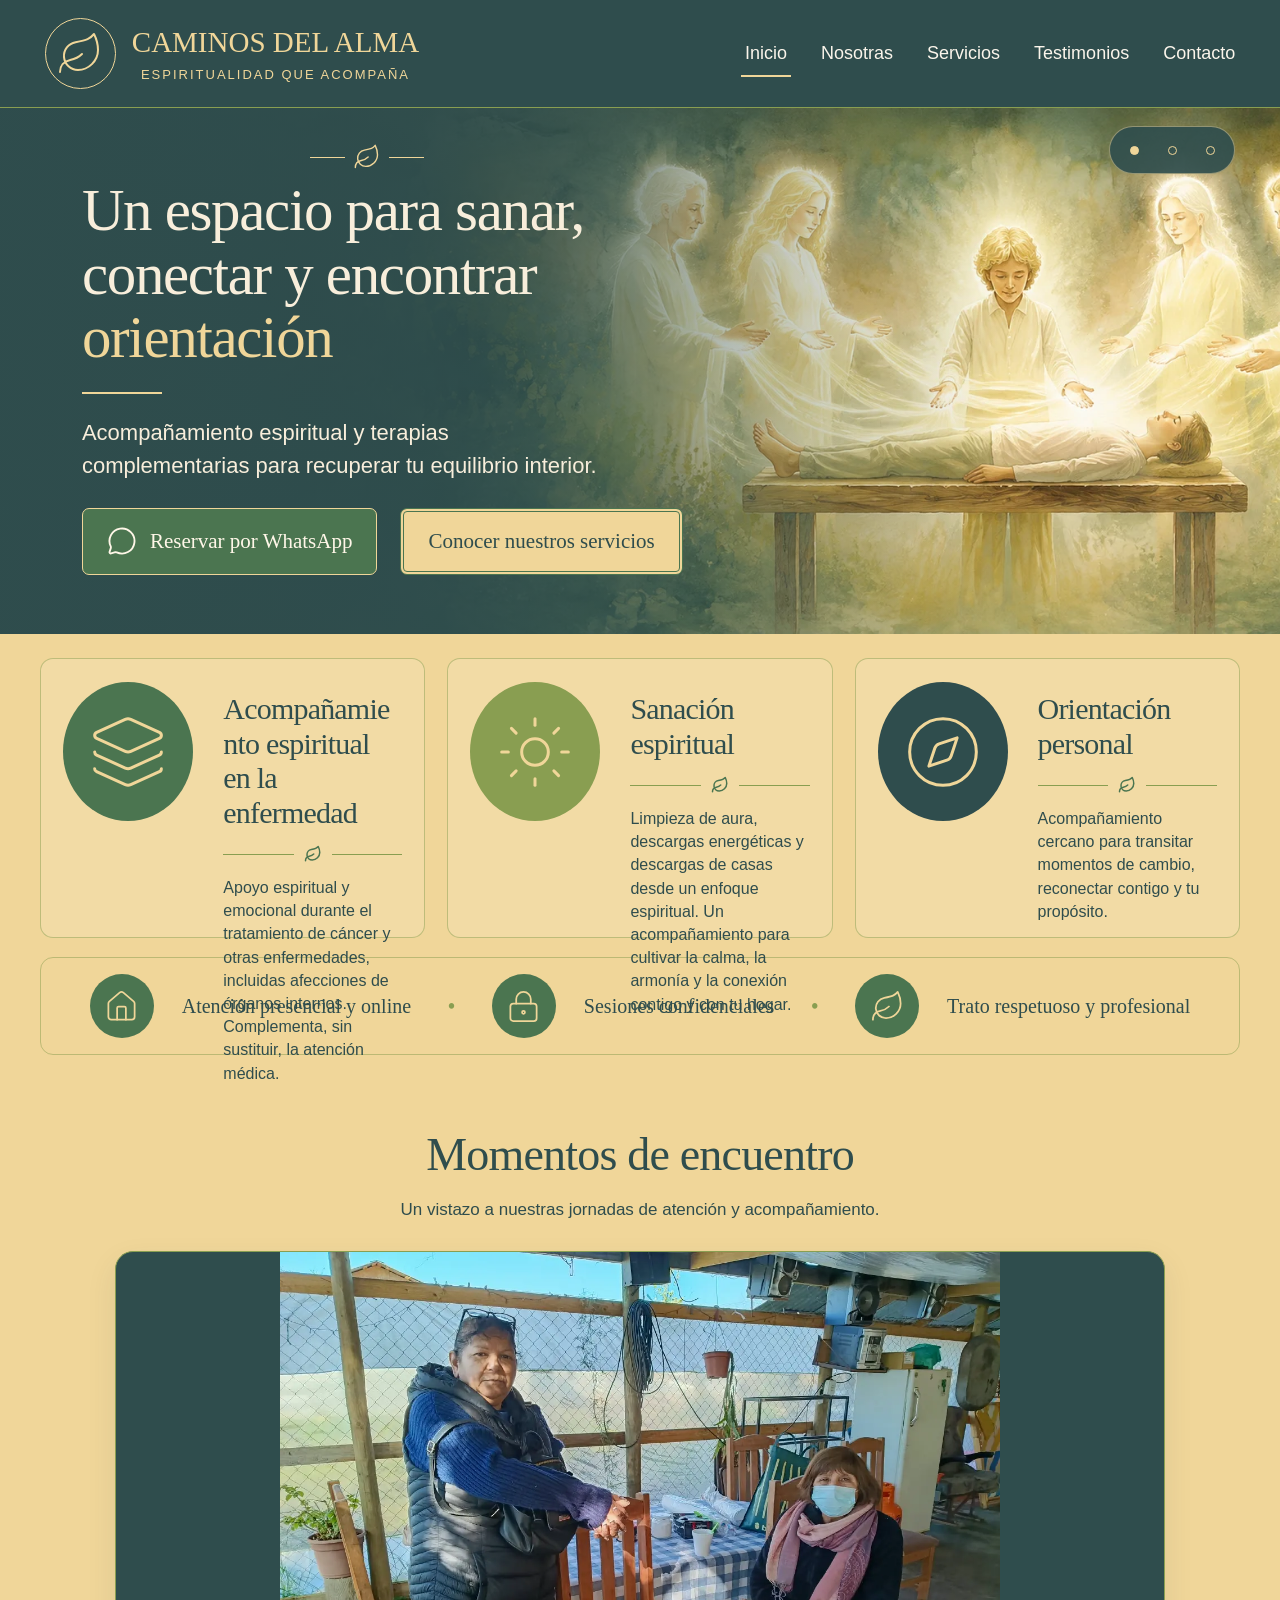
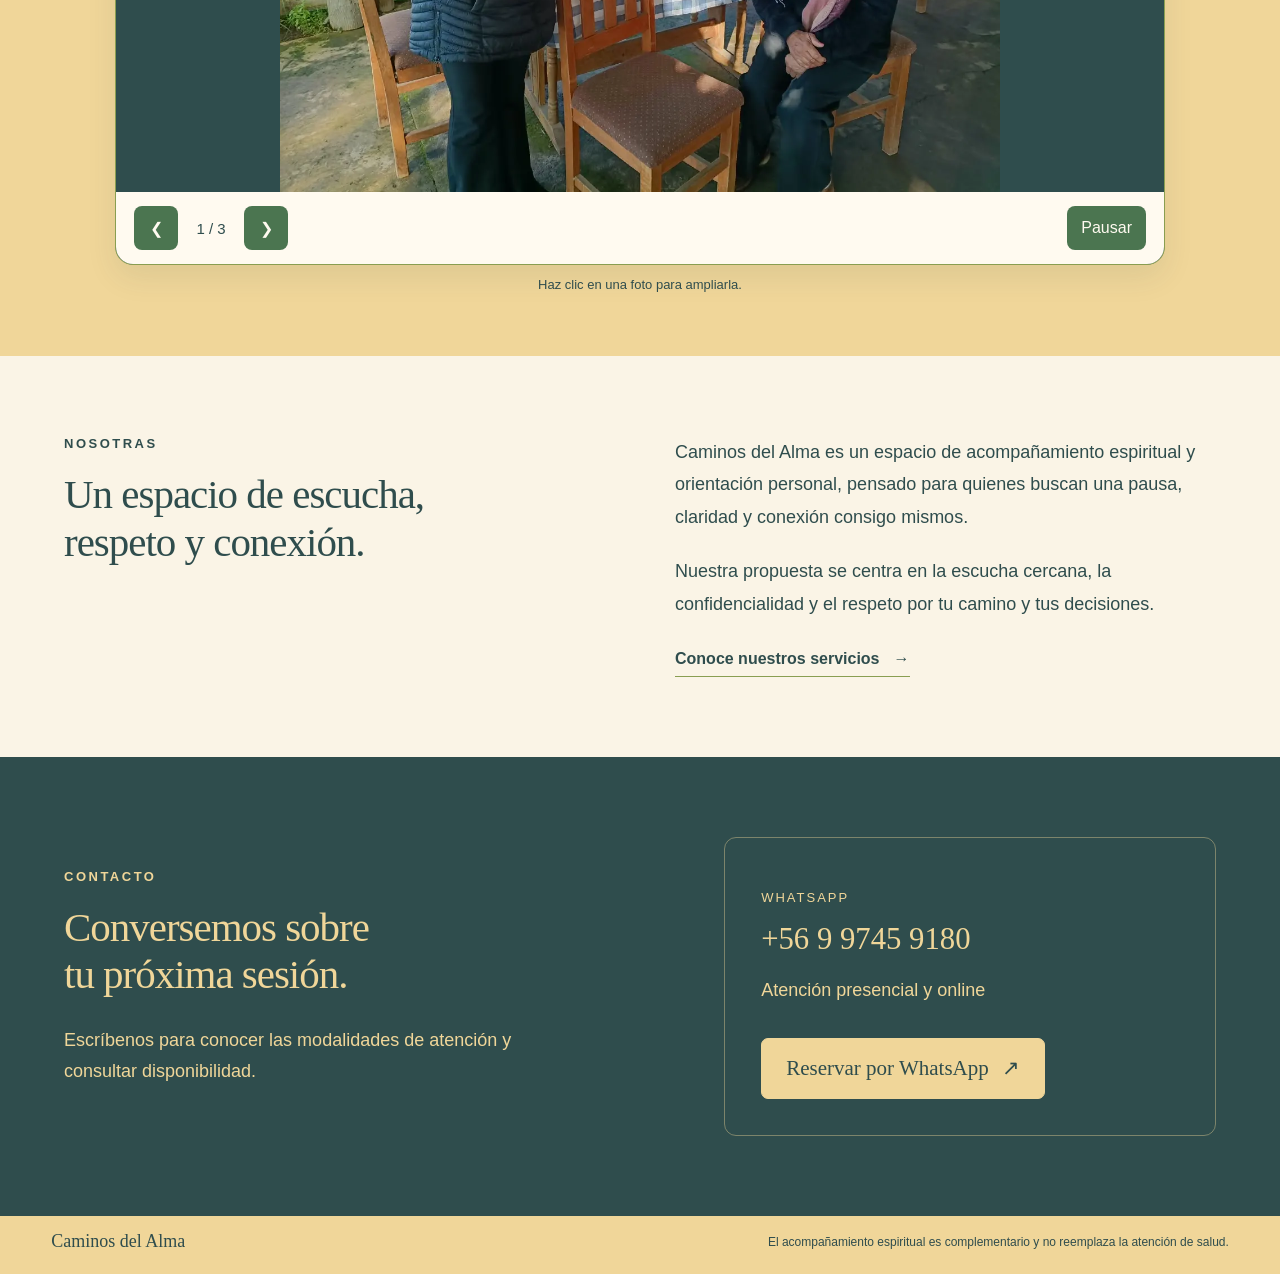
<file: index.html>
<!DOCTYPE html>

<html lang="es">
  <head>
    <meta charset="UTF-8">

    <meta name="viewport" content="width=device-width, initial-scale=1">

    <title>Caminos del Alma | Espiritualidad que acompaña</title>

    <meta
      name="description"
      content="Acompañamiento espiritual, Acompañamiento espiritual en la enfermedad y orientación personal. Atención presencial y online."
    >

    <link rel="icon" href="assets/favicon.svg">

    
    <style>
      :root {
        --background: #fbf5eb;
        --foreground: #10291e;
        --card: #fbf5eb;
        --card-foreground: #10291e;
        --popover: #fbf5eb;
        --popover-foreground: #10291e;
        --primary: #143e28;
        --primary-foreground: #fff7e8;
        --secondary: #ebdfc9;
        --secondary-foreground: #10291e;
        --muted: #f0e7d8;
        --muted-foreground: #596454;
        --accent: #bf9445;
        --accent-foreground: #10291e;
        --border: #e5d1ad;
        --input: #e5d1ad;
        --ring: #b58b40;
        --radius: .65rem
      }

      * {
        box-sizing: border-box
      }

      html {
        scroll-behavior: smooth;
        scroll-padding-top: 25px
      }

      body {
        margin: 0;
        background: var(--background);
        color: var(--foreground);
        font-family: Arial, Helvetica, sans-serif
      }

      button, a {
        -webkit-tap-highlight-color: transparent
      }

      button {
        cursor: pointer;
        font: inherit
      }

      a {
        color: inherit;
        text-decoration: none
      }

      button:focus-visible, a:focus-visible {
        outline: 3px solid #d5ab5c;
        outline-offset: 5px
      }

      header {
        min-height: 106px;
        background: #061e13;
        color: #fbf5eb;
        border-bottom: 1px solid #80622e;
        display: flex;
        align-items: center;
        justify-content: space-between;
        padding: 18px 3.5%;
        gap: 30px
      }

      .brand {
        display: flex;
        align-items: center;
        gap: 16px;
        color: #d4a24a;
        font: 29px Georgia, serif;
        white-space: nowrap
      }

      .brand small {
        display: block;
        font: 13px Arial, sans-serif;
        letter-spacing: 2px;
        margin-top: 8px;
        text-align: center
      }

      .brand-symbol {
        width: 71px;
        height: 71px;
        border: 1.5px solid #d4a24a;
        border-radius: 50%;
        display: grid;
        place-items: center
      }

      .brand-symbol svg {
        width: 48px;
        height: 48px
      }

      nav {
        display: flex;
        align-items: center;
        gap: 34px
      }

      nav a, nav button {
        font-size: 18px;
        padding: 13px 0;
        background: none;
        border: 0;
        color: inherit;
        position: relative
      }

      nav .active:after {
        content: '';
        position: absolute;
        bottom: 0;
        height: 2px;
        background: #cea049;
        left: -4px;
        right: -4px
      }

      nav a:hover, nav button:hover {
        color: #d7ad60
      }

      .booking {
        display: inline-flex;
        justify-content: center;
        align-items: center;
        gap: 13px;
        border-radius: 7px;
        padding: 16px 24px;
        font: 21px Georgia, serif;
        line-height: 1.3;
        transition: transform .2s, filter .2s
      }

      .booking:hover {
        filter: brightness(1.1);
        transform: translateY(-2px)
      }

      .gold {
        background: linear-gradient(110deg,#c9a258,#b58b3b);
        border: 1px solid #dab770;
        color: #0c2015;
        white-space: nowrap
      }

      .hero {
        position: relative;
        min-height: 526px;
        overflow: hidden;
        background: #0c2519;
        color: #f8eedb
      }

      .hero-photo {
        position: absolute;
        inset: 0;
        width: 100%;
        height: 100%;
        object-fit: cover;
        object-position: center 48%
      }

      .hero-shade {
        position: absolute;
        inset: 0;
        background: linear-gradient(90deg,rgba(4,29,18,.97) 0%,rgba(4,29,18,.91) 32%,rgba(4,29,18,.25) 59%,transparent 75%)
      }

      .hero-content {
        position: relative;
        padding: 35px 6.4% 32px;
        max-width: 960px
      }

      .flourish {
        display: flex;
        align-items: center;
        gap: 8px;
        margin: 0 0 8px 228px;
        color: #cca04b
      }

      .flourish span {
        width: 35px;
        height: 1px;
        background: #cca04b
      }

      h1 {
        font: clamp(46px,4.6vw,73px)/1.08 Georgia, 'Times New Roman', serif;
        letter-spacing: -1.3px;
        margin: 0;
        font-weight: 400
      }

      h1 em {
        font-style: normal;
        color: #c79a43
      }

      .short-rule {
        height: 2px;
        width: 80px;
        background: #c59c4e;
        margin: 22px 0
      }

      .hero p {
        font-size: 22px;
        line-height: 1.5;
        margin: 0 0 26px
      }

      .hero-actions {
        display: flex;
        gap: 23px;
        flex-wrap: wrap
      }

      .whatsapp {
        background: #103d23d9;
        color: #fff7e8;
        border: 1.5px solid #d0a554;
        box-shadow: inset 0 0 0 2px #1c472d
      }

      .cream {
        background: #f5ecd9;
        color: #142a20;
        border: 4px double #a3997c
      }

      .services {
        padding: 24px 3.15% 26px;
        background: radial-gradient(ellipse at center,#fffaf2,#faf4e9)
      }

      .cards {
  display: grid;
  grid-template-columns: repeat(3, minmax(0, 1fr));
  gap: 22px;
  align-items: stretch;
}

      .service-card {
  text-align: left;
  display: flex;
  gap: 30px;
  width: 100%;
  min-height: 280px;
  height: 280px;
  border: 1px solid #e7d2ad;
  border-radius: 13px;
  background: transparent;
  padding: 23px 22px 26px;
  color: #0d291c;
  align-items: flex-start;
  transition: background .2s, transform .2s;
}

.service-copy {
  flex: 1;
  min-width: 0;
  padding-top: 10px;
}

      .service-card:hover {
        background: #fff9ee;
        transform: translateY(-3px)
      }

      .service-icon {
        flex-shrink: 0;
        width: 130px;
        height: 139px;
        border-radius: 50%;
        background: #b76b48;
        display: grid;
        place-items: center;
        color: #fff1d3
      }

      .service-card:nth-child(2) .service-icon {
        background: #697156
      }

      .service-icon svg {
        width: 80px;
        height: 80px
      }

      .service-copy {
        flex: 1;
        padding-top: 10px
      }

     h2 {
  font: 30px/1.15 Georgia, serif;
  letter-spacing: -.8px;
  margin: 0;
  white-space: normal;
  overflow-wrap: break-word;
}

      .divider {
        display: flex;
        align-items: center;
        gap: 10px;
        color: #c79e55;
        margin: 15px 0 13px;
        max-width: 195px
      }

      .divider i {
        height: 1px;
        background: #d7b574;
        flex: 1
      }

      .service-text {
        display: block;
        font-size: 16px;
        line-height: 1.45;
        color: #303731
      }

      .trust {
        border: 1px solid #e7d2ad;
        border-radius: 13px;
        display: flex;
        align-items: center;
        justify-content: space-around;
        gap: 20px;
        padding: 16px 40px;
        margin-top: 19px;
        font: 20px Georgia, serif
      }

      .trust div {
        display: flex;
        gap: 28px;
        align-items: center
      }

      .trust div>span {
        width: 64px;
        height: 64px;
        flex-shrink: 0;
        border-radius: 50%;
        background: #405d48;
        color: #f7eed9;
        display: grid;
        place-items: center
      }

      .trust svg {
        width: 35px;
        height: 35px
      }

      .trust b {
        color: #c2933d
      }

      footer {
        padding: 15px 4% 22px;
        display: flex;
        justify-content: space-between;
        gap: 25px;
        align-items: center;
        color: #69715e;
        font-size: 12px
      }

      footer span {
        font: 18px Georgia, serif
      }

      footer p {
        margin: 0;
        line-height: 1.5
      }

      .mobile-toggle {
        display: none
      }

      .skip {
        position: absolute;
        left: 10px;
        top: -100px;
        z-index: 100;
        background: #fff;
        padding: 10px
      }

      .skip:focus {
        top: 10px
      }

      .info-dialog {
        background: #fbf5eb;
        border-color: #d8bf91;
        padding: 35px
      }

      .dialog-title {
        font: 32px Georgia, serif
      }

      .dialog-copy {
        font-size: 17px;
        line-height: 1.7;
        color: #4b594b
      }

      .dialog-leaf {
        color: #b2883b
      }

      @media(min-width:1600px) {
        .hero-content {
          max-width: 1100px
        }

        .hero {
          min-height: 610px
        }

        .hero-content {
          padding-top: 52px
        }

        h1 {
          font-size: 78px
        }

      }

      @media(max-width:1250px) {
        header {
          gap: 20px
        }

        .brand {
          font-size: 22px
        }

        .brand-symbol {
          width: 55px;
          height: 55px
        }

        .brand small {
          font-size: 10px
        }

        nav {
          gap: 21px
        }

        nav a, nav button {
          font-size: 16px
        }

        header .booking {
          font-size: 17px;
          padding: 12px 16px
        }

        .service-card {
          gap: 17px;
          padding: 22px 16px
        }

        .service-icon {
          width: 88px;
          height: 94px
        }

        .service-icon svg {
          width: 56px;
          height: 56px
        }

        h2 {
          font-size: 25px;
          white-space: normal
        }

        .trust {
          padding: 16px 22px;
          font-size: 18px
        }

        .trust div {
          gap: 15px
        }

        .hero-content {
          max-width: 800px
        }

      }

      @media(max-width:900px) {
        header {
          flex-wrap: wrap;
          padding: 15px 5%;
          min-height: 90px
        }

        .mobile-toggle {
          display: block;
          background: none;
          border: 0;
          color: #eac778;
          margin-left: auto
        }

        header>.booking {
          display: none
        }

        nav {
          display: none;
          width: 100%;
          flex-wrap: wrap;
          justify-content: center;
          gap: 22px
        }

        nav.open {
          display: flex
        }

        .hero {
          min-height: 590px
        }

        .hero-content {
          padding: 50px 6% 40px;
          max-width: 680px
        }

        .hero-shade {
          background: linear-gradient(90deg,#052416f2,#052416b8 48%,#05241640)
        }

        h1 {
          font-size: 56px
        }

        .hero p {
          font-size: 19px
        }

        .flourish {
          margin-left: 160px
        }

        .cards {
          grid-template-columns: 1fr;
          gap: 16px
        }

        .service-card {
          padding: 24px;
          gap: 30px;
          align-items: center
        }

        .service-icon {
          width: 100px;
          height: 100px
        }

        .service-copy {
          padding: 0
        }

        h2 {
          font-size: 29px
        }

        .divider {
          margin: 10px 0
        }

        .trust {
          gap: 20px;
          flex-wrap: wrap;
          justify-content: flex-start
        }

        .trust b {
          display: none
        }

        .trust div {
          flex: 1 1 240px
        }

        .services {
          padding: 24px 5%
        }

        .hero-photo {
          object-position: 63% center
        }

        footer {
          flex-direction: column;
          align-items: flex-start;
          gap: 8px
        }

      }

      @media(max-width:540px) {
        .brand {
          font-size: 20px;
          gap: 10px
        }

        .brand-symbol {
          width: 48px;
          height: 48px
        }

        .brand-symbol svg {
          width: 33px;
          height: 33px
        }

        .brand small {
          font-size: 9px;
          letter-spacing: 1.6px
        }

        .hero {
          min-height: 650px
        }

        .hero-photo {
          object-position: 68% center
        }

        .hero-shade {
          background: linear-gradient(0deg,#052416 3%,#052416e8 38%,#05241680 100%)
        }

        .hero-content {
          padding-top: 85px
        }

        .flourish {
          margin-left: 90px;
          margin-bottom: 24px
        }

        h1 {
          font-size: 44px;
          line-height: 1.13;
          letter-spacing: -1px
        }

        .desktop-break {
          display: none
        }

        .hero p {
          font-size: 18px;
          line-height: 1.55
        }

        .hero-actions {
          gap: 12px
        }

        .hero-actions .booking {
          width: 100%;
          font-size: 19px;
          padding: 14px 16px
        }

        .short-rule {
          margin: 22px 0
        }

        .service-card {
          padding: 20px 16px;
          gap: 17px
        }

        .service-icon {
          width: 76px;
          height: 82px
        }

        .service-icon svg {
          width: 48px;
          height: 48px
        }

        h2 {
          font-size: 25px
        }

        .service-text {
          font-size: 16px
        }

        .trust {
          padding: 20px
        }

        .trust div>span {
          height: 49px;
          width: 49px
        }

        .trust svg {
          width: 27px;
          height: 27px
        }

      }

      @media(prefers-reduced-motion:reduce) {
        html {
          scroll-behavior: auto
        }

        * {
          transition: none!important
        }

      }

      /* Paleta proporcionada: crema, oliva, verde y petróleo. */

      :root {
        --background: #f0d699;
        --foreground: #2f4d4d;
        --card: #f0d699;
        --card-foreground: #2f4d4d;
        --popover: #f0d699;
        --popover-foreground: #2f4d4d;
        --primary: #4b7550;
        --primary-foreground: #fffaf0;
        --secondary: #899e51;
        --secondary-foreground: #2f4d4d;
        --muted: #f4e1b3;
        --muted-foreground: #2f4d4d;
        --accent: #899e51;
        --accent-foreground: #2f4d4d;
        --border: #899e5180;
        --input: #899e51;
        --ring: #4b7550
      }

      header {
        background: #2f4d4d;
        border-bottom-color: #899e51
      }

      .brand {
        color: #f0d699
      }

      .brand-symbol {
        border-color: #f0d699
      }

      nav .active:after {
        background: #f0d699
      }

      nav a:hover, nav button:hover {
        color: #f0d699
      }

      .gold {
        background: #f0d699;
        border-color: #f0d699;
        color: #2f4d4d
      }

      .hero {
        background: #2f4d4d
      }

      .hero-shade {
        background: linear-gradient(90deg,#2f4d4df5 0%,#2f4d4de8 32%,#2f4d4d50 59%,transparent 78%)
      }

      h1 em, .flourish {
        color: #f0d699
      }

      .flourish span, .short-rule {
        background: #f0d699
      }

      .whatsapp {
        background: #4b7550;
        border-color: #f0d699;
        box-shadow: none
      }

      .cream {
        background: #f0d699;
        color: #2f4d4d;
        border-color: #4b7550
      }

      .services {
        background: #f0d699
      }

      .service-card {
        border-color: #899e5180;
        color: #2f4d4d;
        background: #fffaf024
      }

      .service-card:hover {
        background: #fffaf04d
      }

      .service-icon {
        background: #4b7550;
        color: #f0d699
      }

      .service-card:nth-child(2) .service-icon {
        background: #899e51
      }

      .service-card:nth-child(3) .service-icon {
        background: #2f4d4d
      }

      .divider {
        color: #4b7550
      }

      .divider i {
        background: #899e51
      }

      .service-text {
        color: #2f4d4d
      }

      .trust {
        border-color: #899e5180
      }

      .trust div>span {
        background: #4b7550;
        color: #f0d699
      }

      .trust b {
        color: #899e51
      }

      footer {
        color: #2f4d4d
      }

      .info-dialog {
        background: #f0d699;
        border-color: #899e51
      }

      .dialog-copy {
        color: #2f4d4d
      }

      .dialog-leaf {
        color: #4b7550
      }

      .mobile-toggle {
        color: #f0d699
      }

      @media(max-width:900px) {
        .hero-shade {
          background: linear-gradient(90deg,#2f4d4df5,#2f4d4db8 48%,#2f4d4d40)
        }

      }

      @media(max-width:540px) {
        .hero-shade {
          background: linear-gradient(0deg,#2f4d4d 3%,#2f4d4de8 38%,#2f4d4d80 100%)
        }

      }

      svg {
        display: block
      }

      button {
        border: 0
      }

      button.service-card {
        border: 1px solid #899e5180
      }

      button.gold {
        border: 1px solid #f0d699
      }

      button.whatsapp {
        border: 1.5px solid #f0d699
      }

      .info-dialog {
        max-width: 520px;
        width: calc(100% - 32px);
        margin: auto;
        border: 1px solid #899e51;
        border-radius: 12px;
        color: #2f4d4d
      }

      .info-dialog::backdrop {
        background: #07181499
      }

      .info-dialog .dialog-title {
        white-space: normal;
        padding-right: 20px
      }

      .close-dialog {
        position: absolute;
        right: 12px;
        top: 8px;
        background: transparent;
        font-size: 30px;
        color: #2f4d4d
      }

      .dialog-copy {
        margin: 18px 0 22px
      }

      [hidden] {
        display: none!important
      }

      /* Estilos exclusivos de las nuevas secciones inferiores. */

      .lower-content .section-inner {
        width: min(1200px,90%);
        margin: 0 auto
      }

      .lower-content .section-space {
        padding: 80px 0
      }

      .lower-content .section-title {
        font: clamp(34px,3.2vw,50px)/1.17 Georgia, serif;
        letter-spacing: -1px;
        white-space: normal;
        margin: 0 0 26px
      }

      .lower-content .eyebrow {
        font-size: 13px;
        letter-spacing: 2.5px;
        font-weight: 700;
        margin: 0 0 20px
      }

      .lower-content .about {
        background: #faf4e6
      }

      .lower-content .about-grid {
        display: grid;
        grid-template-columns: 1fr 1fr;
        gap: 70px;
        align-items: start
      }

      .lower-content .about-copy p {
        font-size: 18px;
        line-height: 1.8;
        margin: 0 0 22px
      }

      .lower-content .text-link {
        font-size: 16px;
        font-weight: 600;
        display: inline-flex;
        gap: 14px;
        align-items: center;
        border-bottom: 1px solid #899e51;
        padding: 8px 0
      }

      .lower-content .testimonials {
        background: #f8eed7;
        text-align: center
      }

      .lower-content .testimonial-notice {
        max-width: 740px;
        margin: 32px auto 0;
        padding: 24px 36px;
        border-top: 1px solid #899e51;
        border-bottom: 1px solid #899e51
      }

      .lower-content .testimonial-notice p {
        font-size: 18px;
        line-height: 1.8;
        margin: 0
      }

      .lower-content .contact {
        background: #2f4d4d;
        color: #f0d699
      }

      .lower-content .contact-grid {
        display: grid;
        grid-template-columns: 1.2fr 1fr;
        gap: 70px;
        align-items: center
      }

      .lower-content .contact-grid>div>p:not(.eyebrow) {
        font-size: 18px;
        line-height: 1.7;
        max-width: 480px
      }

      .lower-content .contact-box {
        padding: 36px;
        border: 1px solid #f0d69966;
        border-radius: 12px
      }

      .lower-content .contact-label {
        font-size: 13px!important;
        letter-spacing: 2px
      }

      .lower-content .contact-number {
        font: clamp(24px,2.4vw,35px) Georgia, serif;
        display: inline-block
      }

      .lower-content .contact-box .booking {
        margin-top: 14px
      }

      @media(max-width:900px) {
        .lower-content .section-space {
          padding: 55px 0
        }

        .lower-content .about-grid, .lower-content .contact-grid {
          grid-template-columns: 1fr;
          gap: 22px
        }

        .lower-content .contact-box {
          max-width: 540px
        }

      }

      @media(max-width:540px) {
        .lower-content .section-space {
          padding: 44px 0
        }

        .lower-content .section-title {
          font-size: 34px
        }

        .lower-content .contact-box {
          padding: 24px
        }

        .lower-content .testimonial-notice {
          padding: 22px 8px
        }

      }


      /* Carrusel de imágenes de portada. */

      .hero-images {
        position: absolute;
        inset: 0;
        pointer-events: none;
      }

      .hero-slide {
        opacity: 0;
        transition: opacity 1s ease;
      }

      .hero-slide.is-active {
        opacity: 1;
      }

      .hero-carousel-controls {
        position: absolute;
        top: 18px;
        right: 3.5%;
        z-index: 2;
        display: flex;
        align-items: center;
        gap: 2px;
        padding: 3px 6px;
        border: 1px solid #f0d69980;
        border-radius: 30px;
        background: #2f4d4de8;
        color: #f0d699;
      }

      .hero-carousel-controls[hidden] {
        display: none;
      }

      .hero-carousel-controls button {
        min-height: 40px;
        padding: 0;
        border: 0;
        border-radius: 22px;
        background: transparent;
        color: inherit;
      }

      .hero-carousel-dot {
        width: 36px;
        display: grid;
        place-items: center;
      }

      .hero-carousel-dot span {
        width: 9px;
        height: 9px;
        border: 1px solid currentColor;
        border-radius: 50%;
      }

      .hero-carousel-dot[aria-pressed="true"] span {
        background: currentColor;
      }

      .hero-carousel-controls button:hover {
        background: #f0d6991f;
      }

      .hero-carousel-controls button:disabled {
        opacity: .35;
        cursor: default;
      }

      .hero-carousel-controls .hero-carousel-toggle {
        min-width: 90px;
        padding: 0 10px;
        font: 14px Arial, Helvetica, sans-serif;
      }

      .hero-carousel-toggle {
       display: none;
      }

    </style>
  <link rel="stylesheet" href="encuentros.css">
</head>

  <body>
    <a class="skip" href="#contenido">Ir al contenido</a>

    <header>
      <a class="brand" href="index.html" aria-label="Caminos del Alma, inicio">
        <span class="brand-symbol">
          <svg
            xmlns="http://www.w3.org/2000/svg"
            width="24"
            height="24"
            viewBox="0 0 24 24"
            fill="none"
            stroke="currentColor"
            stroke-width="1"
            stroke-linecap="round"
            stroke-linejoin="round"
            class="lucide lucide-leaf"
            aria-hidden="true"
          >
            <path
              d="M11 20A7 7 0 0 1 9.8 6.1C15.5 5 17 4.48 19 2c1 2 2 4.18 2 8 0 5.5-4.78 10-10 10Z"
            ></path>
            <path d="M2 21c0-3 1.85-5.36 5.08-6C9.5 14.52 12 13 13 12"></path>
          </svg>
        </span>
        <span>
          CAMINOS DEL ALMA
          <small>ESPIRITUALIDAD QUE ACOMPAÑA</small>
        </span>
      </a>

      <button class="mobile-toggle" aria-label="Abrir menú" aria-expanded="false">
        <svg
          xmlns="http://www.w3.org/2000/svg"
          width="24"
          height="24"
          viewBox="0 0 24 24"
          fill="none"
          stroke="currentColor"
          stroke-width="2"
          stroke-linecap="round"
          stroke-linejoin="round"
          class="lucide lucide-menu"
          aria-hidden="true"
        >
          <path d="M4 5h16"></path>
          <path d="M4 12h16"></path>
          <path d="M4 19h16"></path>
        </svg>
      </button>

      <nav class="" aria-label="Navegación principal">
        <a class="active" href="index.html" aria-current="page">Inicio</a>

        <a href="nosotras.html">Nosotras</a>

        <a href="servicios.html">Servicios</a>

        <a href="testimonios.html">Testimonios</a>

        <a href="contacto.html">Contacto</a>
      </nav>

    </header>

    <main id="contenido">
      <section class="hero" id="inicio">
        <!--
          Imágenes del carrusel: guarda estos tres archivos en assets/.
          Los nombres deben ser hero.webp, hero1.webp y hero2.webp.
        -->

        <div class="hero-images" id="hero-images" aria-hidden="true">

          <img
            class="hero-photo hero-slide is-active"
            src="assets/hero.webp"
            alt=""
            fetchpriority="high"
            decoding="async"
          />

          <img
            class="hero-photo hero-slide"
            src="assets/hero1.webp"
            alt=""
            decoding="async"
          />

          <img
            class="hero-photo hero-slide"
            src="assets/hero2.webp"
            alt=""
            decoding="async"
          />

        </div>

        <div class="hero-shade"></div>

        <div class="hero-content">
          <div class="flourish" aria-hidden="true">
            <span></span>
            <svg
              xmlns="http://www.w3.org/2000/svg"
              width="28"
              height="28"
              viewBox="0 0 24 24"
              fill="none"
              stroke="currentColor"
              stroke-width="1.2"
              stroke-linecap="round"
              stroke-linejoin="round"
              class="lucide lucide-leaf"
              aria-hidden="true"
            >
              <path
                d="M11 20A7 7 0 0 1 9.8 6.1C15.5 5 17 4.48 19 2c1 2 2 4.18 2 8 0 5.5-4.78 10-10 10Z"
              ></path>
              <path d="M2 21c0-3 1.85-5.36 5.08-6C9.5 14.52 12 13 13 12"></path>
            </svg>
            <span></span>
          </div>
          <h1>
            Un espacio para sanar,
            <br class="desktop-break"/>
            conectar y encontrar
            <br class="desktop-break"/>
            <em>orientación</em>
          </h1>
          <div class="short-rule"></div>
          <p>
            Acompañamiento espiritual y terapias
            <br class="desktop-break"/>
            complementarias para recuperar tu equilibrio interior.
          </p>
          <div class="hero-actions">
            <a
              class="booking whatsapp"
              href="https://wa.me/56997459180?text=Hola%2C%20quisiera%20consultar%20disponibilidad%20para%20reservar%20una%20sesi%C3%B3n%20en%20Caminos%20del%20Alma."
              target="_blank"
              rel="noopener noreferrer"
            >
              <svg
                xmlns="http://www.w3.org/2000/svg"
                width="30"
                height="30"
                viewBox="0 0 24 24"
                fill="none"
                stroke="currentColor"
                stroke-width="1.5"
                stroke-linecap="round"
                stroke-linejoin="round"
                class="lucide lucide-message-circle"
                aria-hidden="true"
              >
                <path
                  d="M2.992 16.342a2 2 0 0 1 .094 1.167l-1.065 3.29a1 1 0 0 0 1.236 1.168l3.413-.998a2 2 0 0 1 1.099.092 10 10 0 1 0-4.777-4.719"
                ></path>
              </svg>
              Reservar por WhatsApp
            </a>
            <a class="booking cream" href="servicios.html">Conocer nuestros servicios</a>
          </div>
        </div>


        <div
          class="hero-carousel-controls"
          role="group"
          aria-label="Controles de las imágenes de portada"
          hidden
        >

          <button
            class="hero-carousel-dot"
            type="button"
            aria-label="Mostrar imagen 1 de 3"
            aria-controls="hero-images"
            aria-pressed="true"
          >
            <span aria-hidden="true"></span>
          </button>

          <button
            class="hero-carousel-dot"
            type="button"
            aria-label="Mostrar imagen 2 de 3"
            aria-controls="hero-images"
            aria-pressed="false"
          >
            <span aria-hidden="true"></span>
          </button>

          <button
            class="hero-carousel-dot"
            type="button"
            aria-label="Mostrar imagen 3 de 3"
            aria-controls="hero-images"
            aria-pressed="false"
          >
            <span aria-hidden="true"></span>
          </button>

          <button
            class="hero-carousel-toggle"
            type="button"
            aria-label="Pausar el cambio automático de imágenes"
            aria-controls="hero-images"
          >
            Pausar
          </button>

        </div>
      </section>

      <section class="services" id="servicios" aria-label="Nuestros servicios">
        <div class="cards">
          <button class="service-card" data-dialog="Acompañamiento espiritual en la enfermedad">
            <span class="service-icon">
              <svg
                xmlns="http://www.w3.org/2000/svg"
                width="24"
                height="24"
                viewBox="0 0 24 24"
                fill="none"
                stroke="currentColor"
                stroke-width="0.9"
                stroke-linecap="round"
                stroke-linejoin="round"
                class="lucide lucide-layers"
                aria-hidden="true"
              >
                <path
                  d="M12.83 2.18a2 2 0 0 0-1.66 0L2.6 6.08a1 1 0 0 0 0 1.83l8.58 3.91a2 2 0 0 0 1.66 0l8.58-3.9a1 1 0 0 0 0-1.83z"
                ></path>
                <path d="M2 12a1 1 0 0 0 .58.91l8.6 3.91a2 2 0 0 0 1.65 0l8.58-3.9A1 1 0 0 0 22 12"></path>
                <path d="M2 17a1 1 0 0 0 .58.91l8.6 3.91a2 2 0 0 0 1.65 0l8.58-3.9A1 1 0 0 0 22 17"></path>
              </svg>
            </span>
            <span class="service-copy">
              <h2>Acompañamiento espiritual en la enfermedad</h2>
              <span class="divider" aria-hidden="true">
                <i></i>
                <svg
                  xmlns="http://www.w3.org/2000/svg"
                  width="18"
                  height="18"
                  viewBox="0 0 24 24"
                  fill="none"
                  stroke="currentColor"
                  stroke-width="2"
                  stroke-linecap="round"
                  stroke-linejoin="round"
                  class="lucide lucide-leaf"
                  aria-hidden="true"
                >
                  <path
                    d="M11 20A7 7 0 0 1 9.8 6.1C15.5 5 17 4.48 19 2c1 2 2 4.18 2 8 0 5.5-4.78 10-10 10Z"
                  ></path>
                  <path d="M2 21c0-3 1.85-5.36 5.08-6C9.5 14.52 12 13 13 12"></path>
                </svg>
                <i></i>
              </span>
              <span class="service-text">
                Apoyo espiritual y emocional durante el tratamiento de cáncer y otras enfermedades, incluidas afecciones de órganos internos. Complementa, sin sustituir, la atención médica.
              </span>
            </span>
          </button>
          <button class="service-card" data-dialog="Sanación espiritual">
            <span class="service-icon">
              <svg
                xmlns="http://www.w3.org/2000/svg"
                width="24"
                height="24"
                viewBox="0 0 24 24"
                fill="none"
                stroke="currentColor"
                stroke-width="0.9"
                stroke-linecap="round"
                stroke-linejoin="round"
                class="lucide lucide-sun"
                aria-hidden="true"
              >
                <circle cx="12" cy="12" r="4"></circle>
                <path d="M12 2v2"></path>
                <path d="M12 20v2"></path>
                <path d="m4.93 4.93 1.41 1.41"></path>
                <path d="m17.66 17.66 1.41 1.41"></path>
                <path d="M2 12h2"></path>
                <path d="M20 12h2"></path>
                <path d="m6.34 17.66-1.41 1.41"></path>
                <path d="m19.07 4.93-1.41 1.41"></path>
              </svg>
            </span>
            <span class="service-copy">
              <h2>Sanación espiritual</h2>
              <span class="divider" aria-hidden="true">
                <i></i>
                <svg
                  xmlns="http://www.w3.org/2000/svg"
                  width="18"
                  height="18"
                  viewBox="0 0 24 24"
                  fill="none"
                  stroke="currentColor"
                  stroke-width="2"
                  stroke-linecap="round"
                  stroke-linejoin="round"
                  class="lucide lucide-leaf"
                  aria-hidden="true"
                >
                  <path
                    d="M11 20A7 7 0 0 1 9.8 6.1C15.5 5 17 4.48 19 2c1 2 2 4.18 2 8 0 5.5-4.78 10-10 10Z"
                  ></path>
                  <path d="M2 21c0-3 1.85-5.36 5.08-6C9.5 14.52 12 13 13 12"></path>
                </svg>
                <i></i>
              </span>
              <span class="service-text">
                Limpieza de aura, descargas energéticas y descargas de casas desde un enfoque espiritual. Un acompañamiento para cultivar la calma, la armonía y la conexión contigo y con tu hogar.
              </span>
            </span>
          </button>
          <button class="service-card" data-dialog="Orientación personal">
            <span class="service-icon">
              <svg
                xmlns="http://www.w3.org/2000/svg"
                width="24"
                height="24"
                viewBox="0 0 24 24"
                fill="none"
                stroke="currentColor"
                stroke-width="0.9"
                stroke-linecap="round"
                stroke-linejoin="round"
                class="lucide lucide-compass"
                aria-hidden="true"
              >
                <circle cx="12" cy="12" r="10"></circle>
                <path
                  d="m16.24 7.76-1.804 5.411a2 2 0 0 1-1.265 1.265L7.76 16.24l1.804-5.411a2 2 0 0 1 1.265-1.265z"
                ></path>
              </svg>
            </span>
            <span class="service-copy">
              <h2>Orientación personal</h2>
              <span class="divider" aria-hidden="true">
                <i></i>
                <svg
                  xmlns="http://www.w3.org/2000/svg"
                  width="18"
                  height="18"
                  viewBox="0 0 24 24"
                  fill="none"
                  stroke="currentColor"
                  stroke-width="2"
                  stroke-linecap="round"
                  stroke-linejoin="round"
                  class="lucide lucide-leaf"
                  aria-hidden="true"
                >
                  <path
                    d="M11 20A7 7 0 0 1 9.8 6.1C15.5 5 17 4.48 19 2c1 2 2 4.18 2 8 0 5.5-4.78 10-10 10Z"
                  ></path>
                  <path d="M2 21c0-3 1.85-5.36 5.08-6C9.5 14.52 12 13 13 12"></path>
                </svg>
                <i></i>
              </span>
              <span class="service-text">
                Acompañamiento cercano para transitar momentos de cambio, reconectar contigo y tu
                propósito.
              </span>
            </span>
          </button>
        </div>

        <div class="trust">
          <div>
            <span>
              <svg
                xmlns="http://www.w3.org/2000/svg"
                width="24"
                height="24"
                viewBox="0 0 24 24"
                fill="none"
                stroke="currentColor"
                stroke-width="1.2"
                stroke-linecap="round"
                stroke-linejoin="round"
                class="lucide lucide-house"
                aria-hidden="true"
              >
                <path d="M15 21v-8a1 1 0 0 0-1-1h-4a1 1 0 0 0-1 1v8"></path>
                <path
                  d="M3 10a2 2 0 0 1 .709-1.528l7-6a2 2 0 0 1 2.582 0l7 6A2 2 0 0 1 21 10v9a2 2 0 0 1-2 2H5a2 2 0 0 1-2-2z"
                ></path>
              </svg>
            </span>
            Atención presencial y online
          </div>
          <b aria-hidden="true">•</b>
          <div>
            <span>
              <svg
                xmlns="http://www.w3.org/2000/svg"
                width="24"
                height="24"
                viewBox="0 0 24 24"
                fill="none"
                stroke="currentColor"
                stroke-width="1.2"
                stroke-linecap="round"
                stroke-linejoin="round"
                class="lucide lucide-lock-keyhole"
                aria-hidden="true"
              >
                <circle cx="12" cy="16" r="1"></circle>
                <rect x="3" y="10" width="18" height="12" rx="2"></rect>
                <path d="M7 10V7a5 5 0 0 1 10 0v3"></path>
              </svg>
            </span>
            Sesiones confidenciales
          </div>
          <b aria-hidden="true">•</b>
          <div>
            <span>
              <svg
                xmlns="http://www.w3.org/2000/svg"
                width="24"
                height="24"
                viewBox="0 0 24 24"
                fill="none"
                stroke="currentColor"
                stroke-width="1.2"
                stroke-linecap="round"
                stroke-linejoin="round"
                class="lucide lucide-leaf"
                aria-hidden="true"
              >
                <path
                  d="M11 20A7 7 0 0 1 9.8 6.1C15.5 5 17 4.48 19 2c1 2 2 4.18 2 8 0 5.5-4.78 10-10 10Z"
                ></path>
                <path d="M2 21c0-3 1.85-5.36 5.08-6C9.5 14.52 12 13 13 12"></path>
              </svg>
            </span>
            Trato respetuoso y profesional
          </div>
        </div>
      </section>


<section class="encuentros" aria-labelledby="encuentros-title" aria-roledescription="carrusel">
 <div class="encuentros-inner">
  <div class="encuentros-heading"><h2 id="encuentros-title">Momentos de encuentro</h2><p>Un vistazo a nuestras jornadas de atención y acompañamiento.</p></div>
  <div class="encuentros-frame">
   <div class="encuentros-stage"><div class="encuentros-slide is-current"  aria-hidden="false"><button class="encuentros-photo" type="button" aria-label="Ampliar fotografía 1"><img src="assets/encuentros/encuentro-01.webp" alt="Jornada de atención de Caminos del Alma, fotografía 1" loading="lazy" decoding="async"></button></div>
<div class="encuentros-slide" inert aria-hidden="true"><button class="encuentros-photo" type="button" aria-label="Ampliar fotografía 2"><img src="assets/encuentros/encuentro-02.webp" alt="Jornada de atención de Caminos del Alma, fotografía 2" loading="lazy" decoding="async"></button></div>
<div class="encuentros-slide" inert aria-hidden="true"><button class="encuentros-photo" type="button" aria-label="Ampliar fotografía 3"><img src="assets/encuentros/encuentro-03.webp" alt="Jornada de atención de Caminos del Alma, fotografía 3" loading="lazy" decoding="async"></button></div></div>
   <div class="encuentros-bar"><div class="encuentros-nav"><button type="button" data-enc-prev aria-label="Fotografía anterior">❮</button><span class="encuentros-counter">1 / 3</span><button type="button" data-enc-next aria-label="Fotografía siguiente">❯</button></div><button type="button" data-enc-pause aria-label="Pausar carrusel">Pausar</button></div>
  </div><p class="encuentros-hint">Haz clic en una foto para ampliarla.</p>
 </div>
</section>
<dialog class="encuentros-modal" aria-label="Fotografías de nuestras jornadas">
 <div class="encuentros-modal-bar"><button type="button" data-enc-modal-prev aria-label="Fotografía anterior">❮</button><span data-enc-modal-count>1 / 3</span><button type="button" data-enc-modal-next aria-label="Fotografía siguiente">❯</button><button type="button" data-enc-close autofocus>Cerrar ×</button></div>
 <img alt="Fotografía ampliada de una jornada de atención">
</dialog>

      <!-- Secciones adicionales: la portada y las tarjetas originales se conservan arriba. -->

      <div class="lower-content">
        <section class="about section-space" id="nosotras" aria-labelledby="nosotras-title">
          <div class="section-inner about-grid">
            <div>
              <p class="eyebrow">NOSOTRAS</p>
              <h2 id="nosotras-title" class="section-title">
                Un espacio de escucha,
                <br>
                respeto y conexión.
              </h2>
            </div>
            <div class="about-copy">
              <p>
                Caminos del Alma es un espacio de acompañamiento espiritual y orientación personal,
                pensado para quienes buscan una pausa, claridad y conexión consigo mismos.
              </p>
              <p>
                Nuestra propuesta se centra en la escucha cercana, la confidencialidad y el respeto
                por tu camino y tus decisiones.
              </p>
              <a class="text-link" href="servicios.html">
                Conoce nuestros servicios
                <span aria-hidden="true">→</span>
              </a>
            </div>
          </div>
        </section>
      </div>

      
      <div class="lower-content">
        <section class="contact section-space" id="contacto" aria-labelledby="contacto-title">
          <div class="section-inner contact-grid">
            <div>
              <p class="eyebrow">CONTACTO</p>
              <h2 class="section-title" id="contacto-title">
                Conversemos sobre
                <br>
                tu próxima sesión.
              </h2>
              <p>Escríbenos para conocer las modalidades de atención y consultar disponibilidad.</p>
            </div>
            <div class="contact-box">
              <p class="contact-label">WHATSAPP</p>
              <a
                class="contact-number"
                href="https://wa.me/56997459180?text=Hola%2C%20quisiera%20consultar%20disponibilidad%20para%20reservar%20una%20sesi%C3%B3n%20en%20Caminos%20del%20Alma."
                target="_blank"
                rel="noopener noreferrer"
              >
                +56 9 9745 9180
              </a>
              <p>Atención presencial y online</p>
              <a
                class="booking gold"
                href="https://wa.me/56997459180?text=Hola%2C%20quisiera%20consultar%20disponibilidad%20para%20reservar%20una%20sesi%C3%B3n%20en%20Caminos%20del%20Alma."
                target="_blank"
                rel="noopener noreferrer"
              >
                Reservar por WhatsApp
                <span aria-hidden="true">↗</span>
              </a>
            </div>
          </div>
        </section>
      </div>
    </main>

    <footer>
      <span>Caminos del Alma</span>

      <p>El acompañamiento espiritual es complementario y no reemplaza la atención de salud.</p>
    </footer>

    <dialog id="info" class="info-dialog" aria-labelledby="dialog-title">
      <button class="close-dialog" aria-label="Cerrar">×</button>

      <h2 id="dialog-title" class="dialog-title"></h2>

      <p id="dialog-copy" class="dialog-copy"></p>

      <a id="dialog-whatsapp" class="booking gold" target="_blank" rel="noopener noreferrer">
        Consultar por WhatsApp
      </a>
    </dialog>

    <script>
      'use strict';

      const whatsappUrl =
        'https://wa.me/56997459180?text=' +
        encodeURIComponent(
          'Hola, quisiera consultar disponibilidad para reservar una sesión en Caminos del Alma.'
        );

      const content = {
        'Nosotras':
          'Caminos del Alma es un espacio de acompañamiento espiritual, escucha y orientación personal. Aquí encontrarás una propuesta centrada en el respeto, la confidencialidad y tu bienestar.',
        'Testimonios':
          'Próximamente compartiremos experiencias de quienes nos han acompañado, siempre con su autorización.',
        'Contacto':
          'Consulta disponibilidad y coordina tu sesión por WhatsApp al +56 9 9745 9180.',
        'Acompañamiento espiritual en la enfermedad':
          'Apoyo espiritual y emocional para personas que atraviesan un tratamiento de cáncer u otras enfermedades, incluidas afecciones de órganos internos. Un espacio de escucha, calma y contención que complementa, sin sustituir, la atención médica.',
        'Sanación espiritual':
          'Un encuentro dedicado a la calma, la conexión personal y el acompañamiento espiritual.',
        'Orientación personal':
          'Un espacio de escucha respetuosa para compartir lo que estás viviendo y reflexionar sobre tu camino.'
      };

      const menu = document.querySelector('nav'),
        toggle = document.querySelector('.mobile-toggle'),
        dialog = document.getElementById('info');

      function closeMenu() {
        menu.classList.remove('open');
        toggle.setAttribute('aria-expanded', 'false');
        toggle.setAttribute('aria-label', 'Abrir menú');
      }

      toggle.addEventListener('click', () => {
        const open = menu.classList.toggle('open');
        toggle.setAttribute('aria-expanded', String(open));
        toggle.setAttribute('aria-label', open ? 'Cerrar menú' : 'Abrir menú');
      });

      menu.querySelectorAll('a').forEach(a =>
        a.addEventListener('click', closeMenu)
      );

      document.querySelectorAll('[data-dialog]').forEach(button =>
        button.addEventListener('click', () => {
          const title = button.dataset.dialog;
          document.getElementById('dialog-title').textContent = title;
          document.getElementById('dialog-copy').textContent = content[title];

          const link = document.getElementById('dialog-whatsapp');
          link.href = whatsappUrl;
          link.hidden = title === 'Nosotras' || title === 'Testimonios';

          closeMenu();
          dialog.showModal();
        })
      );

      document.querySelector('.close-dialog').addEventListener('click', () =>
        dialog.close()
      );

      dialog.addEventListener('click', event => {
        if (event.target === dialog) {
          const r = dialog.getBoundingClientRect();

          if (
            event.clientX < r.left ||
            event.clientX > r.right ||
            event.clientY < r.top ||
            event.clientY > r.bottom
          )
            dialog.close();
        }
      });

      document.addEventListener('keydown', event => {
        if (event.key === 'Escape') closeMenu();
      });

    </script>


    <script>
      (() => {

        const hero = document.getElementById('inicio');
        const slides = [...hero.querySelectorAll('.hero-slide')];
        const controls = hero.querySelector('.hero-carousel-controls');
        const dots = [...hero.querySelectorAll('.hero-carousel-dot')];
        const pauseButton = hero.querySelector('.hero-carousel-toggle');
        const reducedMotion = window.matchMedia('(prefers-reduced-motion: reduce)');

        // Tiempo entre imágenes, en milisegundos: 5000 = 5 segundos.
        const interval = 5000;

        const ready = new Set();
        const failed = new Set();

        let current = 0;
        let timer = null;
        let paused = false;

        function updateControls() {

          controls.hidden = ready.size < 2;

          dots.forEach((dot, index) => {
            dot.disabled = !ready.has(index);
            dot.setAttribute('aria-pressed', String(index === current));
          });

          pauseButton.textContent = paused ? 'Reproducir' : 'Pausar';
          pauseButton.setAttribute(
            'aria-label',
            paused
              ? 'Iniciar el cambio automático de imágenes'
              : 'Pausar el cambio automático de imágenes'
          );

        }

        function showSlide(index) {

          if (!ready.has(index)) return;

          current = index;

          slides.forEach((slide, position) => {
            slide.classList.toggle('is-active', position === current);
          });

          updateControls();

        }

        function nextSlide() {

          for (let offset = 1; offset <= slides.length; offset += 1) {

            const index = (current + offset) % slides.length;

            if (ready.has(index)) {
              showSlide(index);
              return;
            }

          }

        }

        function schedule() {

          window.clearInterval(timer);
          timer = null;

          if (!paused && !document.hidden && ready.size > 1) {
            timer = window.setInterval(nextSlide, interval);
          }

        }

        function imageLoaded(index) {

          ready.add(index);
          failed.delete(index);

          if (failed.has(current)) {
            showSlide(index);
          }

          updateControls();
          schedule();

        }

        function imageFailed(index) {

          ready.delete(index);
          failed.add(index);
          slides[index].classList.remove('is-active');

          if (current === index && ready.size > 0) {
            showSlide(ready.values().next().value);
          }

          updateControls();
          schedule();

        }

        dots.forEach((dot, index) => {

          dot.addEventListener('click', () => {
            showSlide(index);
            schedule();
          });

        });

        pauseButton.addEventListener('click', () => {
          paused = !paused;
          updateControls();
          schedule();
        });

        document.addEventListener('visibilitychange', schedule);

        reducedMotion.addEventListener('change', event => {

          if (event.matches) paused = true;

          updateControls();
          schedule();

        });

        slides.forEach((slide, index) => {

          slide.addEventListener('load', () => imageLoaded(index));
          slide.addEventListener('error', () => imageFailed(index));

          if (slide.complete) {

            if (slide.naturalWidth > 0) {
              imageLoaded(index);
            } else {
              imageFailed(index);
            }

          }

        });

      })();
    </script>
  <script src="encuentros.js"></script>
</body>
</html>
</file>
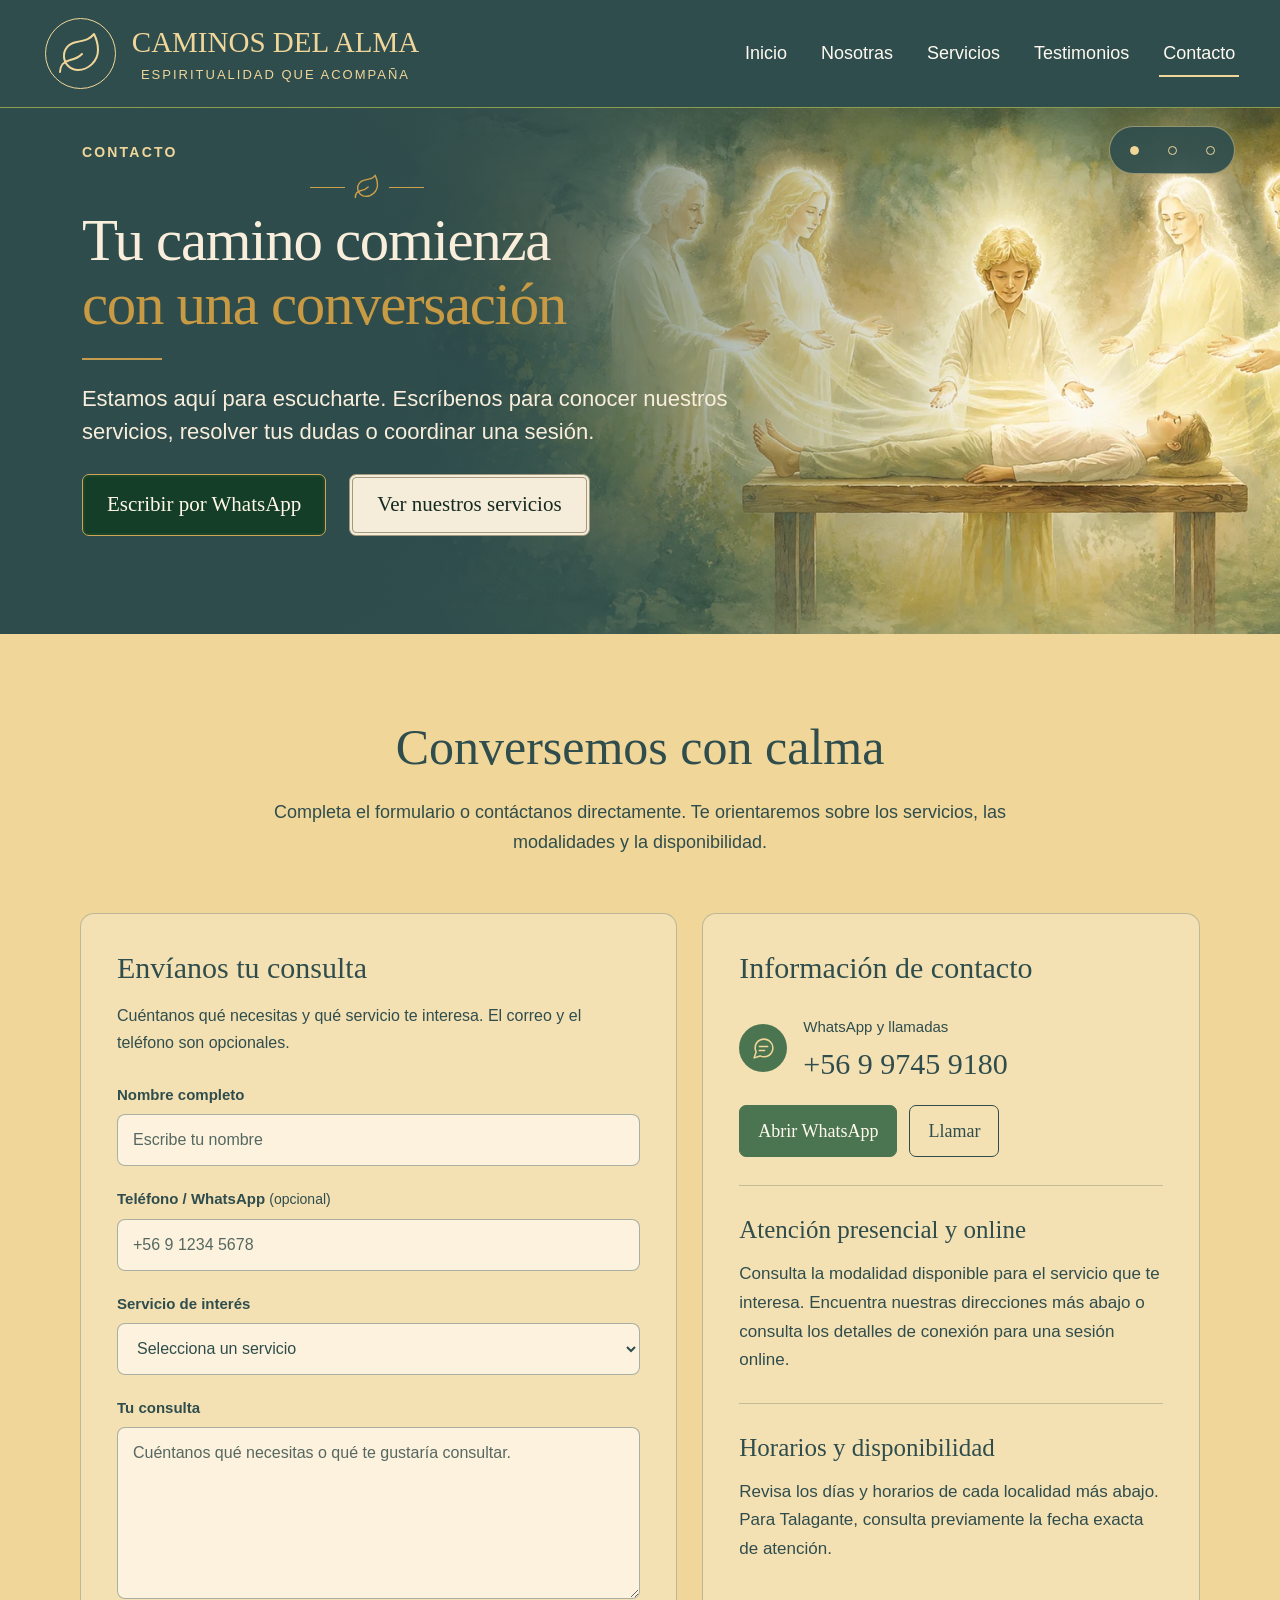
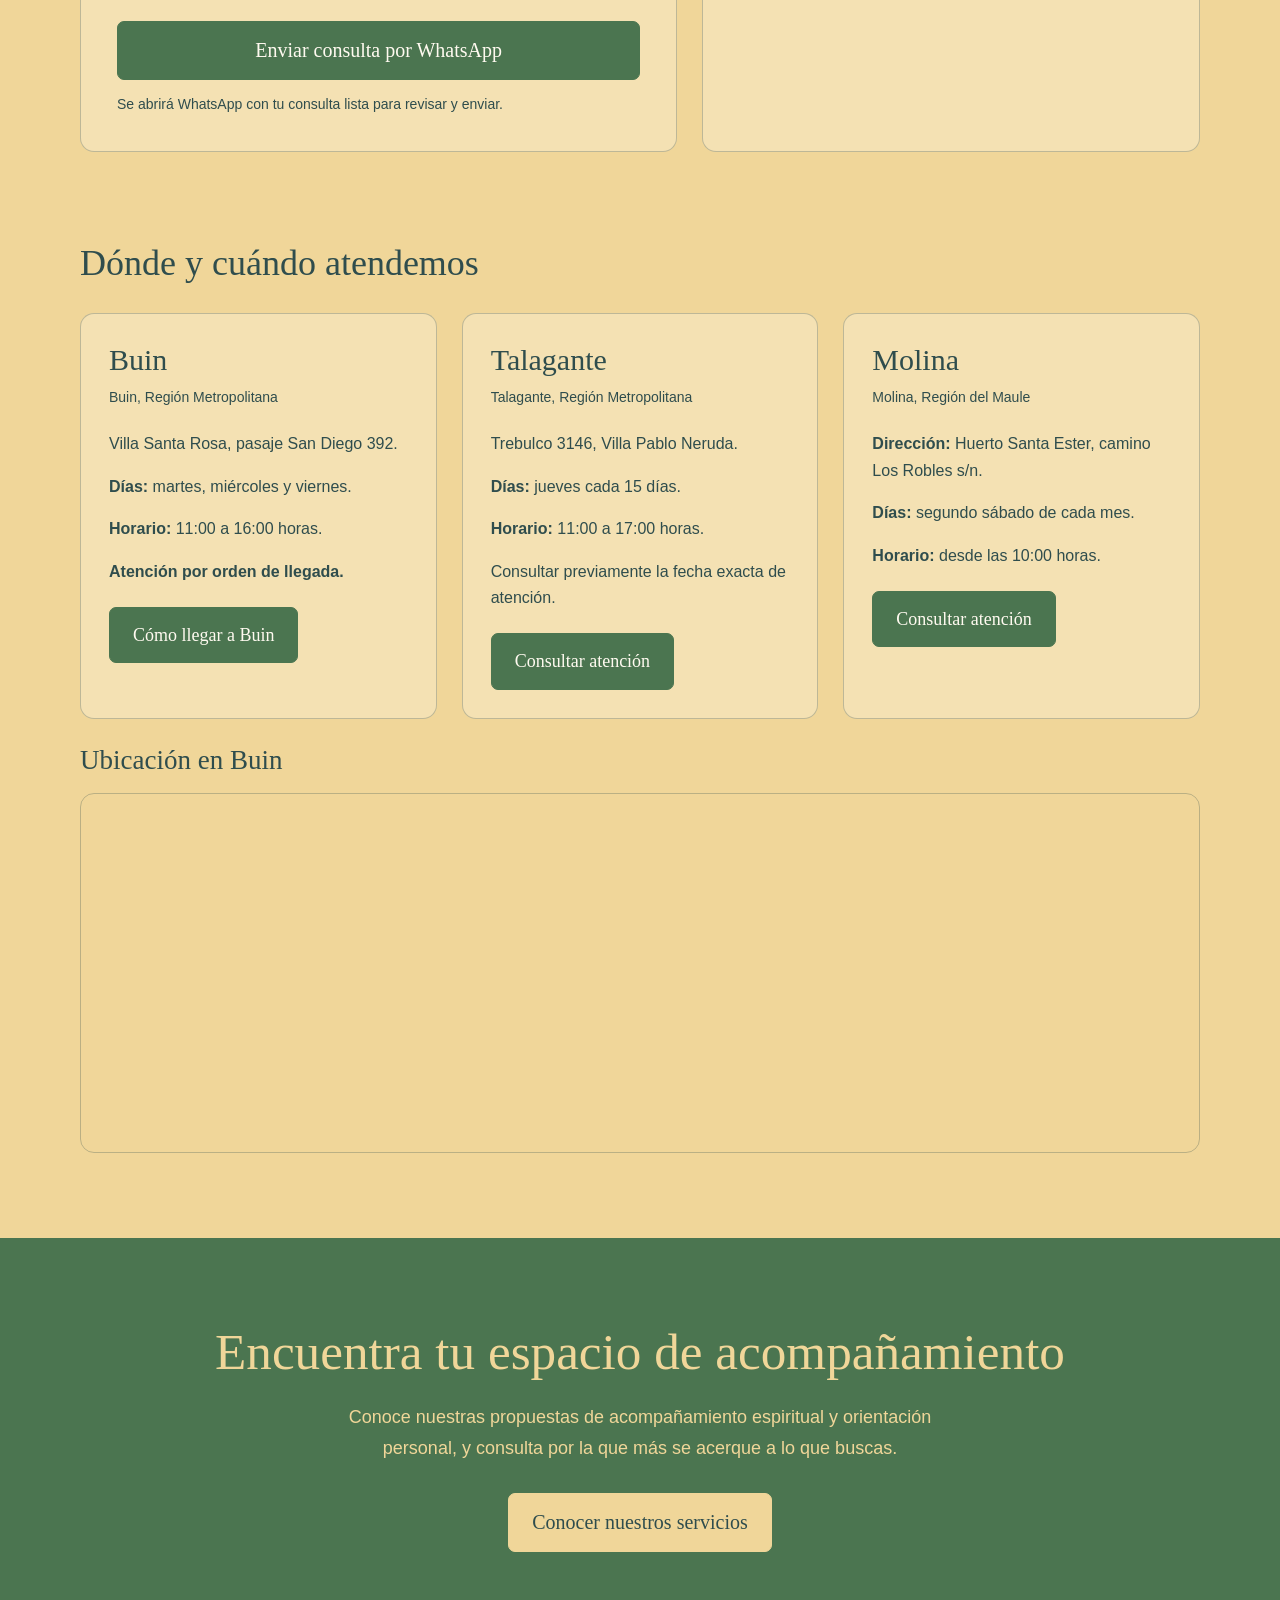
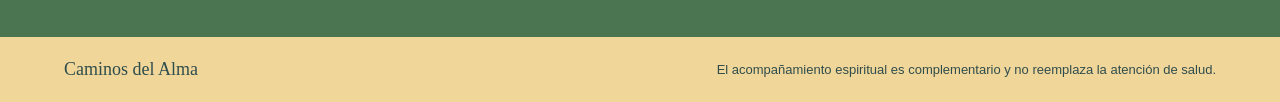
<file: contacto.html>
<!DOCTYPE html>

<html lang="es">

<head>

  <meta charset="UTF-8">

  <meta name="viewport" content="width=device-width, initial-scale=1">

  <title>Contacto | Caminos del Alma</title>

  <meta
    name="description"
    content="Contacta a Caminos del Alma por WhatsApp al +56 9 9745 9180. Consulta por nuestros servicios, sesiones presenciales y online, y disponibilidad."
  >

  <style>
    :root {
      --crema: #f0d699;
      --oliva: #899e51;
      --verde: #4b7550;
      --petroleo: #2f4d4d;
      --blanco: #fffaf0;
    }

    * {
      box-sizing: border-box;
    }

    html {
      scroll-behavior: smooth;
    }

    body {
      margin: 0;
      background: var(--crema);
      color: var(--petroleo);
      font-family: Arial, Helvetica, sans-serif;
    }

    a {
      color: inherit;
      text-decoration: none;
    }

    header {
      min-height: 106px;
      padding: 18px 3.5%;
      background: var(--petroleo);
      color: var(--crema);
      border-bottom: 1px solid var(--oliva);

      display: flex;
      align-items: center;
      justify-content: space-between;
      gap: 30px;
    }

    .brand {
      display: flex;
      align-items: center;
      gap: 16px;
      font: 29px Georgia, serif;
      white-space: nowrap;
    }

    .brand small {
      display: block;
      margin-top: 8px;
      font: 13px Arial, sans-serif;
      letter-spacing: 2px;
      text-align: center;
    }

    .brand-symbol {
      width: 71px;
      height: 71px;
      border: 1.5px solid var(--crema);
      border-radius: 50%;
      display: grid;
      place-items: center;
    }

    .brand-symbol svg {
      width: 48px;
      height: 48px;
    }

    nav {
      display: flex;
      align-items: center;
      gap: 34px;
    }

    nav a {
      position: relative;
      padding: 13px 0;
      color: var(--blanco);
      font-size: 18px;
    }

    nav a:hover {
      color: var(--crema);
    }

    nav a.active::after {
      content: "";
      position: absolute;
      left: -4px;
      right: -4px;
      bottom: 0;
      height: 2px;
      background: var(--crema);
    }

    .booking {
      display: inline-flex;
      align-items: center;
      justify-content: center;
      gap: 12px;
      padding: 15px 23px;
      border-radius: 7px;
      font: 20px Georgia, serif;
    }

    .gold {
      background: var(--crema);
      color: var(--petroleo);
      border: 1px solid var(--crema);
    }

    .mobile-toggle {
      display: none;
      background: none;
      border: 0;
      color: var(--crema);
      font-size: 24px;
    }

    .page-hero {
      padding: 105px 6% 90px;
      text-align: center;
      background: var(--petroleo);
      color: var(--crema);
    }

    .eyebrow {
      margin: 0 0 20px;
      font-size: 13px;
      font-weight: 700;
      letter-spacing: 3px;
    }

    .page-hero h1 {
      max-width: 900px;
      margin: 0 auto 25px;
      font: clamp(44px, 5vw, 70px)/1.12 Georgia, serif;
      font-weight: 400;
    }

    .page-hero h1 em {
      color: var(--oliva);
      font-style: normal;
    }

    .page-hero p {
      max-width: 720px;
      margin: 0 auto;
      font-size: 19px;
      line-height: 1.7;
      color: var(--blanco);
    }



    .intro {
      max-width: 800px;
      margin: 0 auto 55px;
      text-align: center;
    }

    .intro h2 {
      margin: 0 0 20px;
      font: clamp(34px, 4vw, 50px)/1.15 Georgia, serif;
      font-weight: 400;
    }

    .intro p {
      margin: 0;
      font-size: 18px;
      line-height: 1.7;
    }

    .contact-section {
      padding: 85px 5% 90px;
    }

    .contact-grid {
      width: min(1120px, 100%);
      margin: 0 auto;
      display: grid;
      grid-template-columns: minmax(0, 1.2fr) minmax(0, 1fr);
      gap: 25px;
      align-items: stretch;
    }

    .contact-card {
      min-width: 0;
      padding: 36px;
      border: 1px solid rgba(47, 77, 77, .28);
      border-radius: 14px;
      background: rgba(255, 250, 240, .3);
    }

    .contact-icon {
      width: 62px;
      height: 62px;
      margin-bottom: 22px;
      display: grid;
      place-items: center;
      border-radius: 50%;
      background: var(--verde);
      color: var(--crema);
    }

    .contact-icon svg {
      width: 30px;
      height: 30px;
    }

    .contact-card h3 {
      margin: 0 0 16px;
      font: 30px/1.2 Georgia, serif;
      overflow-wrap: break-word;
    }

    .contact-card p {
      margin: 0;
      font-size: 17px;
      line-height: 1.7;
    }

    .contact-card .phone-number {
      margin: 22px 0;
      font: clamp(25px, 3vw, 36px)/1.3 Georgia, serif;
    }

    .contact-card .contact-hint {
      margin-top: 22px;
      font-size: 15px;
    }

    .contact-actions {
      display: flex;
      flex-wrap: wrap;
      gap: 12px;
      margin-top: 5px;
    }

    .contact-actions .booking {
      font-size: 19px;
      text-align: center;
    }

    .contact-card .form-intro {
      margin: 0 0 28px;
      font-size: 16px;
    }

    .contact-form fieldset {
      min-width: 0;
      margin: 0;
      padding: 0;
      border: 0;
      display: grid;
      gap: 22px;
    }

    .form-field {
      min-width: 0;
      display: grid;
      gap: 9px;
    }

    .form-field label {
      font-size: 15px;
      font-weight: 700;
      line-height: 1.4;
    }

    .form-field label span {
      font-size: 14px;
      font-weight: 400;
    }

    .form-field input,
    .form-field select,
    .form-field textarea {
      width: 100%;
      min-width: 0;
      min-height: 52px;
      padding: 13px 15px;
      border: 1px solid rgba(47, 77, 77, .4);
      border-radius: 8px;
      background: rgba(255, 250, 240, .7);
      color: var(--petroleo);
      font: 16px/1.5 Arial, Helvetica, sans-serif;
    }

    .form-field input::placeholder,
    .form-field textarea::placeholder {
      color: #566861;
      opacity: 1;
    }

    .form-field textarea {
      min-height: 155px;
      resize: vertical;
    }

    .form-field select {
      padding-right: 30px;
      text-overflow: ellipsis;
    }

    .form-field input:focus,
    .form-field select:focus,
    .form-field textarea:focus {
      outline: 2px solid var(--verde);
      outline-offset: 2px;
      border-color: var(--verde);
    }

    .form-submit {
      width: 100%;
      min-height: 56px;
      cursor: pointer;
      text-align: center;
    }

    .contact-card .form-note {
      margin-top: 13px;
      font-size: 14px;
      line-height: 1.6;
    }

    .contact-information {
      display: flex;
      flex-direction: column;
      gap: 28px;
    }

    .contact-information > h3 {
      margin-bottom: 0;
    }

    .contact-information .contact-icon {
      width: 48px;
      height: 48px;
      margin: 0;
      flex-shrink: 0;
    }

    .contact-information .contact-icon svg {
      width: 25px;
      height: 25px;
    }

    .contact-row {
      display: flex;
      align-items: center;
      gap: 16px;
    }

    .contact-row > div:last-child {
      min-width: 0;
    }

    .contact-information .contact-label {
      font-size: 15px;
    }

    .contact-information .phone-number {
      margin: 5px 0 0;
      font-size: clamp(23px, 2.4vw, 30px);
    }

    .contact-information .contact-actions {
      margin-top: 22px;
    }

    .contact-information .contact-actions .booking {
      font-size: 18px;
      padding: 13px 18px;
    }

    .contact-detail {
      padding-top: 28px;
      border-top: 1px solid rgba(47, 77, 77, .25);
    }

    .contact-detail h4 {
      margin: 0 0 14px;
      font: 25px/1.25 Georgia, serif;
    }

    .button-green {
      background: var(--verde);
      color: var(--blanco);
      border: 1px solid var(--verde);
    }

    .button-outline {
      background: transparent;
      color: var(--petroleo);
      border: 1px solid var(--petroleo);
    }

    .booking {
      line-height: 1.35;
      transition: filter .2s;
    }

    .booking:hover {
      filter: brightness(.94);
    }

    a:focus-visible,
    button:focus-visible {
      outline: 3px solid var(--oliva);
      outline-offset: 5px;
    }

    .mobile-toggle {
      cursor: pointer;
    }

    .cta {
      padding: 85px 5%;
      background: var(--verde);
      color: var(--crema);
      text-align: center;
    }

    .cta h2 {
      margin: 0 0 20px;
      font: clamp(34px, 4vw, 52px)/1.15 Georgia, serif;
      font-weight: 400;
    }

    .cta p {
      max-width: 650px;
      margin: 0 auto 30px;
      font-size: 18px;
      line-height: 1.7;
    }

    footer {
      padding: 22px 5%;
      display: flex;
      align-items: center;
      justify-content: space-between;
      gap: 25px;
      background: var(--crema);
      color: var(--petroleo);
      font-size: 13px;
    }

    footer span {
      font: 18px Georgia, serif;
    }

    footer p {
      margin: 0;
    }

    @media (max-width: 1250px) {
      .brand {
        font-size: 22px;
      }

      .brand-symbol {
        width: 55px;
        height: 55px;
      }

      .brand-symbol svg {
        width: 38px;
        height: 38px;
      }

      .brand small {
        font-size: 10px;
      }

      nav {
        gap: 22px;
      }

      nav a {
        font-size: 16px;
      }

      header > .booking {
        font-size: 17px;
        padding: 12px 16px;
      }
    }

    @media (max-width: 900px) {
      header {
        flex-wrap: wrap;
      }

      .mobile-toggle {
        display: block;
        margin-left: auto;
      }

      header > .booking {
        display: none;
      }

      nav {
        display: none;
        width: 100%;
        flex-wrap: wrap;
        justify-content: center;
      }

      nav.open {
        display: flex;
      }

      .contact-grid {
        grid-template-columns: 1fr;
        max-width: 650px;
      }

      footer {
        flex-direction: column;
        align-items: flex-start;
      }
    }

    @media (max-width: 540px) {
      .brand {
        font-size: 19px;
      }

      .brand-symbol {
        width: 48px;
        height: 48px;
      }

      .brand-symbol svg {
        width: 32px;
        height: 32px;
      }

      .brand small {
        font-size: 8px;
        letter-spacing: 1.3px;
      }

      .page-hero {
        padding: 75px 7% 65px;
      }

      .page-hero h1 {
        font-size: 42px;
      }

      .page-hero p {
        font-size: 17px;
      }

      header {
        gap: 16px;
      }

      .brand {
        gap: 10px;
        font-size: clamp(15px, 4.4vw, 19px);
      }

      .brand-symbol {
        flex-shrink: 0;
      }

      .contact-section {
        padding: 60px 5%;
      }

      .contact-card {
        padding: 30px 22px;
      }

      .contact-actions {
        width: 100%;
      }

      .contact-actions .booking {
        width: 100%;
      }

      .cta {
        padding: 65px 6%;
      }
    }
    /* Lugares y horarios de atención. */
    .locations {
      width: min(1120px, 90%);
      margin: 0 auto 85px;
    }

    .locations > h2 {
      margin: 0 0 28px;
      font: 36px/1.2 Georgia, serif;
    }

    .locations-grid {
      display: grid;
      grid-template-columns: repeat(3, minmax(0, 1fr));
      gap: 25px;
    }

    .location-card {
      padding: 28px;
      border: 1px solid rgba(47, 77, 77, .28);
      border-radius: 14px;
      background: rgba(255, 250, 240, .3);
    }

    .location-card h3 {
      margin: 0 0 8px;
      font: 30px/1.2 Georgia, serif;
    }

    .location-card p,
    .location-card address {
      margin: 0 0 16px;
      font-style: normal;
      line-height: 1.65;
      overflow-wrap: anywhere;
    }

    .location-card .location-region {
      font-size: 14px;
      margin-bottom: 22px;
    }

    .location-card .booking {
      margin-top: 6px;
      font-size: 18px;
    }

    .location-map {
      margin-top: 25px;
    }

    .location-map h3 {
      margin: 0 0 16px;
      font: 27px/1.25 Georgia, serif;
    }

    .location-map iframe {
      display: block;
      width: 100%;
      height: 360px;
      border: 1px solid rgba(47, 77, 77, .28);
      border-radius: 14px;
    }

    @media (max-width: 900px) {
      .locations-grid {
        grid-template-columns: 1fr;
      }

      .locations {
        margin-bottom: 60px;
      }

      .location-map iframe {
        height: 300px;
      }
    }
  </style>

  <link rel="stylesheet" href="hero-compartido.css">

</head>


<body>

  <header>

    <a class="brand" href="index.html" aria-label="Caminos del Alma, inicio">

      <span class="brand-symbol">

        <svg
          xmlns="http://www.w3.org/2000/svg"
          viewBox="0 0 24 24"
          fill="none"
          stroke="currentColor"
          stroke-width="1"
          stroke-linecap="round"
          stroke-linejoin="round"
        >
          <path d="M11 20A7 7 0 0 1 9.8 6.1C15.5 5 17 4.48 19 2c1 2 2 4.18 2 8 0 5.5-4.78 10-10 10Z"></path>
          <path d="M2 21c0-3 1.85-5.36 5.08-6C9.5 14.52 12 13 13 12"></path>
        </svg>

      </span>

      <span>
        CAMINOS DEL ALMA
        <small>ESPIRITUALIDAD QUE ACOMPAÑA</small>
      </span>

    </a>


    <button
      class="mobile-toggle"
      type="button"
      aria-controls="main-nav"
      aria-label="Abrir menú"
      aria-expanded="false"
    >
      ☰
    </button>


    <nav id="main-nav" aria-label="Navegación principal">

      <a href="index.html">Inicio</a>

      <a href="nosotras.html">Nosotras</a>

      <a href="servicios.html">Servicios</a>

      <a href="testimonios.html">Testimonios</a>

      <a class="active" href="contacto.html" aria-current="page">Contacto</a>

    </nav>


  </header>


  <main>

    <section class="shared-hero" data-shared-hero aria-labelledby="page-title">
      <div class="shared-hero__images" id="contacto-hero-images" aria-hidden="true">
        <img class="shared-hero__photo is-active" src="assets/hero.webp" alt="" fetchpriority="high">
        <img class="shared-hero__photo" src="assets/hero1.webp" alt="" decoding="async">
        <img class="shared-hero__photo" src="assets/hero2.webp" alt="" decoding="async">
      </div>

      <div class="shared-hero__shade"></div>

      <div class="shared-hero__content">
        <p class="shared-hero__eyebrow">CONTACTO</p>

        <div class="shared-hero__flourish" aria-hidden="true">
          <span></span>
          <svg width="28" height="28" viewBox="0 0 24 24" fill="none" stroke="currentColor" stroke-width="1.2" stroke-linecap="round" stroke-linejoin="round">
            <path d="M11 20A7 7 0 0 1 9.8 6.1C15.5 5 17 4.48 19 2c1 2 2 4.18 2 8 0 5.5-4.78 10-10 10Z"></path>
            <path d="M2 21c0-3 1.85-5.36 5.08-6C9.5 14.52 12 13 13 12"></path>
          </svg>
          <span></span>
        </div>

        <h1 id="page-title">Tu camino comienza<br><em>con una conversación</em></h1>

        <div class="shared-hero__rule"></div>

        <p class="shared-hero__text">
          Estamos aquí para escucharte. Escríbenos para conocer nuestros servicios,
          resolver tus dudas o coordinar una sesión.
        </p>

        <div class="shared-hero__actions">
          <a class="shared-hero__button shared-hero__button--whatsapp" href="https://wa.me/56997459180?text=Hola%2C%20quisiera%20hacer%20una%20consulta%20a%20Caminos%20del%20Alma." target="_blank" rel="noopener noreferrer">
            Escribir por WhatsApp
          </a>
          <a class="shared-hero__button shared-hero__button--cream" href="servicios.html">Ver nuestros servicios</a>
        </div>
      </div>

      <div class="shared-hero__controls" role="group" aria-label="Imágenes de portada" hidden>
        <button class="shared-hero__dot" type="button" aria-label="Mostrar imagen 1 de 3" aria-controls="contacto-hero-images" aria-pressed="true"><span aria-hidden="true"></span></button>
        <button class="shared-hero__dot" type="button" aria-label="Mostrar imagen 2 de 3" aria-controls="contacto-hero-images" aria-pressed="false"><span aria-hidden="true"></span></button>
        <button class="shared-hero__dot" type="button" aria-label="Mostrar imagen 3 de 3" aria-controls="contacto-hero-images" aria-pressed="false"><span aria-hidden="true"></span></button>
      </div>
    </section>


    <section class="contact-section" aria-labelledby="contact-title">

      <div class="intro">

        <h2 id="contact-title">Conversemos con calma</h2>

        <p>
          Completa el formulario o contáctanos directamente.
          Te orientaremos sobre los servicios, las modalidades y la disponibilidad.
        </p>

      </div>


      <div class="contact-grid">

        <article class="contact-card form-card">

          <h3 id="query-title">Envíanos tu consulta</h3>

          <p class="form-intro">
            Cuéntanos qué necesitas y qué servicio te interesa.
            El correo y el teléfono son opcionales.
          </p>

          <form
            id="query-form"
            class="contact-form"
            action="https://wa.me/56997459180"
            method="get"
            aria-labelledby="query-title"
            aria-describedby="query-note"
          >

            <fieldset id="query-fields" disabled>

              <div class="form-field">

                <label for="query-name">Nombre completo</label>

                <input
                  id="query-name"
                  name="name"
                  type="text"
                  autocomplete="name"
                  placeholder="Escribe tu nombre"
                  maxlength="100"
                  required
                >

              </div>


              <div class="form-field">

                

                <label for="query-phone">
                  Teléfono / WhatsApp <span>(opcional)</span>
                </label>

                <input
                  id="query-phone"
                  name="phone"
                  type="tel"
                  autocomplete="tel"
                  placeholder="+56 9 1234 5678"
                  maxlength="30"
                >

              </div>


              <div class="form-field">

                <label for="query-service">Servicio de interés</label>

                <select id="query-service" name="service" required>

                  <option value="" selected disabled>
                    Selecciona un servicio
                  </option>

                  <option value="Acompañamiento espiritual en la enfermedad">
                    Acompañamiento espiritual en la enfermedad
                  </option>

                  <option value="Sanación espiritual">
                    Sanación espiritual
                  </option>

                  <option value="Orientación personal">
                    Orientación personal
                  </option>

                  <option value="Consulta general">
                    Quisiera orientación para elegir
                  </option>

                </select>

              </div>


              <div class="form-field">

                <label for="query-message">Tu consulta</label>

                <textarea
                  id="query-message"
                  name="message"
                  rows="6"
                  maxlength="2000"
                  placeholder="Cuéntanos qué necesitas o qué te gustaría consultar."
                  required
                ></textarea>

              </div>


              <button class="booking button-green form-submit" type="submit">
                Enviar consulta por WhatsApp
              </button>

            </fieldset>

          </form>

          <p id="query-note" class="form-note">
            Se abrirá WhatsApp con tu consulta lista para revisar y enviar.
          </p>

          <noscript>
            <p class="form-note">
              Puedes
              <a href="https://wa.me/56997459180">
                escribirnos directamente por WhatsApp
              </a>.
            </p>
          </noscript>

        </article>


        <aside class="contact-card contact-information" aria-labelledby="contact-info-title">

          <h3 id="contact-info-title">Información de contacto</h3>

          <div>

            <div class="contact-row">

              <div class="contact-icon" aria-hidden="true">

                <svg
                  xmlns="http://www.w3.org/2000/svg"
                  viewBox="0 0 24 24"
                  fill="none"
                  stroke="currentColor"
                  stroke-width="1.5"
                  stroke-linecap="round"
                  stroke-linejoin="round"
                >
                  <path d="M21 11.5a8.4 8.4 0 0 1-.9 3.8 8.5 8.5 0 0 1-7.6 4.7 8.4 8.4 0 0 1-3.8-.9L3 21l1.9-5.7a8.4 8.4 0 0 1-.9-3.8 8.5 8.5 0 0 1 4.7-7.6 8.4 8.4 0 0 1 3.8-.9h.5a8.5 8.5 0 0 1 8 8z"></path>
                  <path d="M8 10h8M8 14h5"></path>
                </svg>

              </div>

              <div>

                <p class="contact-label">WhatsApp y llamadas</p>

                <p class="phone-number">
                  <a href="tel:+56997459180">+56 9 9745 9180</a>
                </p>

              </div>

            </div>

            <div class="contact-actions">

              <a
                class="booking button-green"
                href="https://wa.me/56997459180?text=Hola%2C%20quisiera%20consultar%20por%20una%20sesi%C3%B3n%20en%20Caminos%20del%20Alma."
                target="_blank"
                rel="noopener noreferrer"
              >
                Abrir WhatsApp
              </a>

              <a class="booking button-outline" href="tel:+56997459180">
                Llamar
              </a>

            </div>

          </div>


          <div class="contact-detail">

            <h4>Atención presencial y online</h4>

            <p>
              Consulta la modalidad disponible para el servicio que te
              interesa. Encuentra nuestras direcciones más abajo o consulta
              los detalles de conexión para una sesión online.
            </p>

          </div>


          <div class="contact-detail">

            <h4>Horarios y disponibilidad</h4>

            <p>
              Revisa los días y horarios de cada localidad más abajo.
              Para Talagante, consulta previamente la fecha exacta de atención.
            </p>

          </div>


        </aside>

      </div>

    </section>


    <section class="locations" aria-labelledby="locations-title">

      <h2 id="locations-title">Dónde y cuándo atendemos</h2>

      <div class="locations-grid">

        <article class="location-card" aria-labelledby="buin-title">
          <h3 id="buin-title">Buin</h3>
          <p class="location-region">Buin, Región Metropolitana</p>

          <address>Villa Santa Rosa, pasaje San Diego 392.</address>

          <p><strong>Días:</strong> martes, miércoles y viernes.</p>
          <p><strong>Horario:</strong> 11:00 a 16:00 horas.</p>
          <p><strong>Atención por orden de llegada.</strong></p>

          <a
            class="booking button-green"
            href="https://maps.app.goo.gl/3Fs6fPtUTNZbYN8e8"
            target="_blank"
            rel="noopener noreferrer"
          >
            Cómo llegar a Buin
          </a>
        </article>

        <article class="location-card" aria-labelledby="talagante-title">
          <h3 id="talagante-title">Talagante</h3>
          <p class="location-region">Talagante, Región Metropolitana</p>

          <address>Trebulco 3146, Villa Pablo Neruda.</address>

          <p><strong>Días:</strong> jueves cada 15 días.</p>
          <p><strong>Horario:</strong> 11:00 a 17:00 horas.</p>
          <p>Consultar previamente la fecha exacta de atención.</p>

          <a
            class="booking button-green"
            href="https://wa.me/56997459180?text=Hola%2C%20quisiera%20consultar%20la%20pr%C3%B3xima%20fecha%20de%20atenci%C3%B3n%20en%20Talagante."
            target="_blank"
            rel="noopener noreferrer"
          >
            Consultar atención
          </a>
        </article>

        <article class="location-card" aria-labelledby="molina-title">
          <h3 id="molina-title">Molina</h3>
          <p class="location-region">Molina, Región del Maule</p>

          <p><strong>Dirección:</strong> Huerto Santa Ester, camino Los Robles s/n.</p>

          <p><strong>Días:</strong> segundo sábado de cada mes.</p>
          <p><strong>Horario:</strong> desde las 10:00 horas.</p>

          <a
            class="booking button-green"
            href="https://wa.me/56997459180?text=Hola%2C%20quisiera%20consultar%20por%20la%20atenci%C3%B3n%20en%20Molina."
            target="_blank"
            rel="noopener noreferrer"
          >
            Consultar atención
          </a>
        </article>

      </div>

      <div class="location-map">
        <h3>Ubicación en Buin</h3>

        <!-- Mapa basado en la dirección facilitada. -->
        <iframe
          title="Mapa de atención en Buin: Villa Santa Rosa, pasaje San Diego 392"
          src="https://www.google.com/maps?q=Villa%20Santa%20Rosa%2C%20Pasaje%20San%20Diego%20392%2C%20Buin%2C%20Chile&amp;output=embed"
          loading="lazy"
          referrerpolicy="no-referrer-when-downgrade"
          allowfullscreen
        ></iframe>
      </div>

    </section>


    <section class="cta" aria-labelledby="services-title">

      <h2 id="services-title">Encuentra tu espacio de acompañamiento</h2>

      <p>
        Conoce nuestras propuestas de acompañamiento espiritual
        y orientación personal, y consulta por la que más se acerque
        a lo que buscas.
      </p>

      <a class="booking gold" href="servicios.html">
        Conocer nuestros servicios
      </a>

    </section>

  </main>


  <footer>

    <span>
      Caminos del Alma
    </span>

    <p>
      El acompañamiento espiritual es complementario y no reemplaza la atención de salud.
    </p>

  </footer>


  <script>
    const toggle = document.querySelector(".mobile-toggle");
    const nav = document.querySelector("nav");

    toggle.addEventListener("click", () => {

      const open = nav.classList.toggle("open");

      toggle.setAttribute(
        "aria-expanded",
        String(open)
      );

      toggle.setAttribute(
        "aria-label",
        open ? "Cerrar menú" : "Abrir menú"
      );

    });


    // Prepara la consulta; el envío se confirma dentro de WhatsApp.

    const queryForm = document.getElementById("query-form");
    const queryFields = document.getElementById("query-fields");

    const nameField = document.getElementById("query-name");
    const phoneField = document.getElementById("query-phone");
    const serviceField = document.getElementById("query-service");
    const messageField = document.getElementById("query-message");

    function buildWhatsAppUrl(values) {

      const lines = [
        "Hola, quisiera hacer una consulta en Caminos del Alma.",
        "",
        "Nombre: " + values.name
      ];

      

      if (values.phone) {
        lines.push("Teléfono / WhatsApp: " + values.phone);
      }

      lines.push(
        "Servicio de interés: " + values.service,
        "",
        "Consulta:",
        values.message
      );

      return (
        "https://wa.me/56997459180?text=" +
        encodeURIComponent(lines.join("\n"))
      );

    }

    queryForm.addEventListener("input", event => {

      if (typeof event.target.setCustomValidity === "function") {
        event.target.setCustomValidity("");
      }

    });

    queryForm.addEventListener("submit", event => {

      event.preventDefault();

      nameField.setCustomValidity(
        nameField.value.trim() ? "" : "Escribe tu nombre."
      );

      messageField.setCustomValidity(
        messageField.value.trim() ? "" : "Escribe tu consulta."
      );

      if (!queryForm.reportValidity()) {
        return;
      }

      const destination = buildWhatsAppUrl({
        name: nameField.value.trim(),
        phone: phoneField.value.trim(),
        service: serviceField.value,
        message: messageField.value.trim()
      });

      window.location.assign(destination);

    });

    queryFields.disabled = false;
  </script>

  <script src="hero-compartido.js"></script>
</body>

</html>
</file>
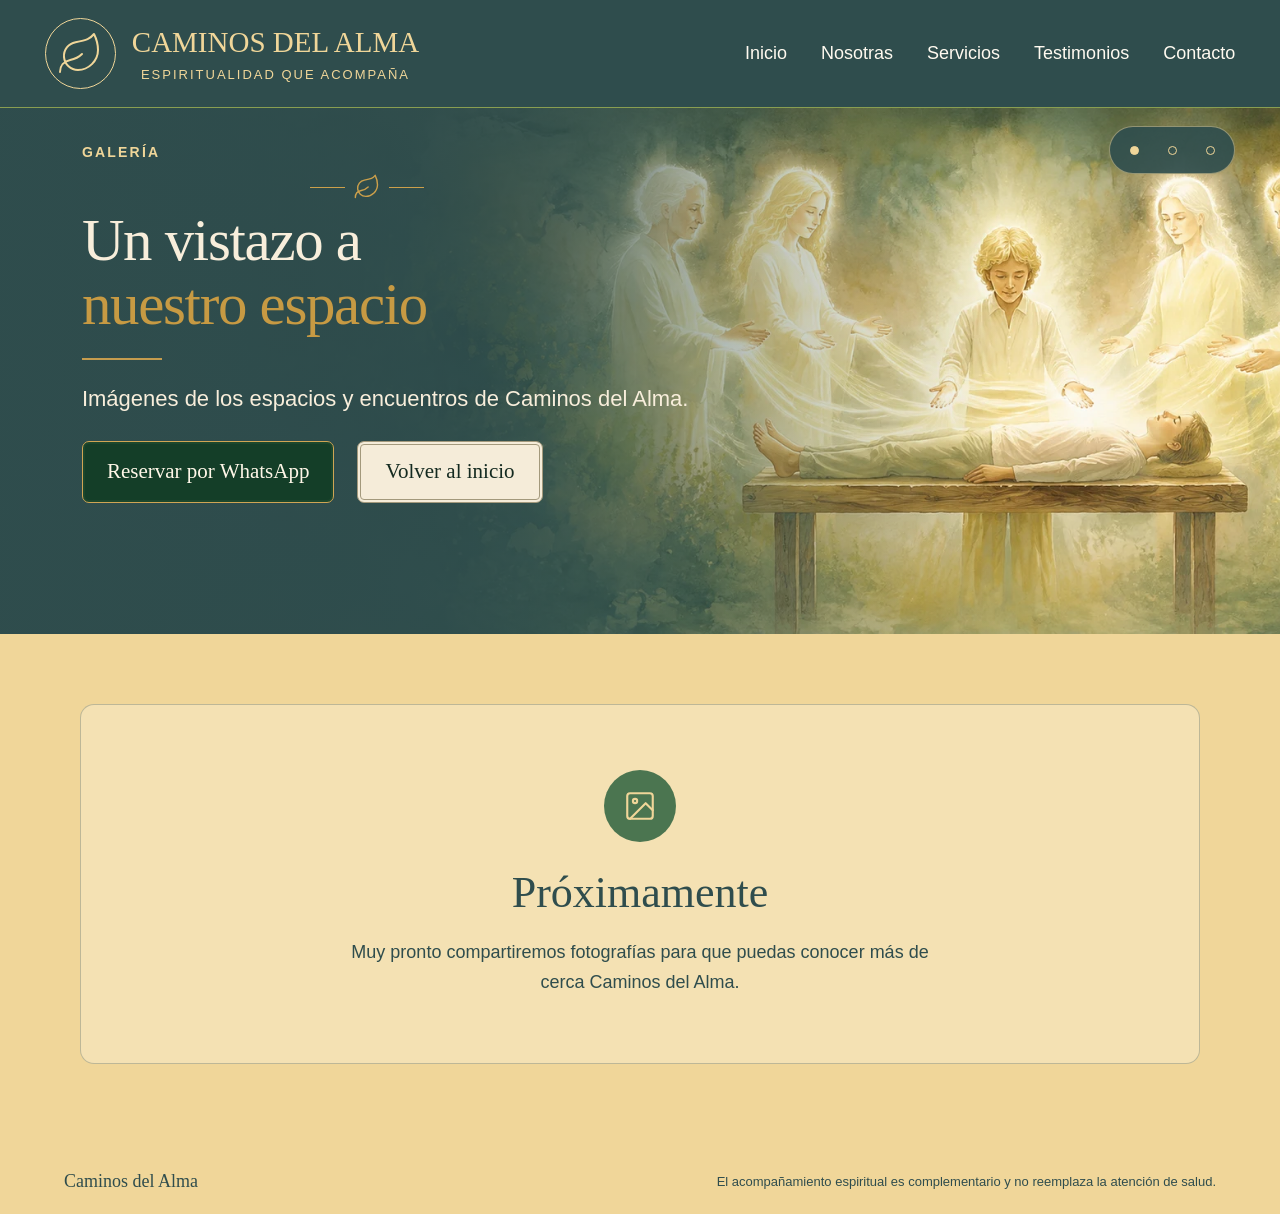
<file: galeria.html>
<!DOCTYPE html>

<html lang="es">

<head>

  <meta charset="UTF-8">

  <meta name="viewport" content="width=device-width, initial-scale=1">

  <title>Galería | Caminos del Alma</title>

  <meta
    name="description"
    content="Galería de Caminos del Alma. Próximamente compartiremos fotografías de nuestros espacios y encuentros."
  >

  <style>
    :root {
      --crema: #f0d699;
      --oliva: #899e51;
      --verde: #4b7550;
      --petroleo: #2f4d4d;
      --blanco: #fffaf0;
    }

    * {
      box-sizing: border-box;
    }

    html {
      scroll-behavior: smooth;
    }

    body {
      margin: 0;
      background: var(--crema);
      color: var(--petroleo);
      font-family: Arial, Helvetica, sans-serif;
    }

    a {
      color: inherit;
      text-decoration: none;
    }

    header {
      min-height: 106px;
      padding: 18px 3.5%;
      background: var(--petroleo);
      color: var(--crema);
      border-bottom: 1px solid var(--oliva);

      display: flex;
      align-items: center;
      justify-content: space-between;
      gap: 30px;
    }

    .brand {
      display: flex;
      align-items: center;
      gap: 16px;
      font: 29px Georgia, serif;
      white-space: nowrap;
    }

    .brand small {
      display: block;
      margin-top: 8px;
      font: 13px Arial, sans-serif;
      letter-spacing: 2px;
      text-align: center;
    }

    .brand-symbol {
      width: 71px;
      height: 71px;
      border: 1.5px solid var(--crema);
      border-radius: 50%;
      display: grid;
      place-items: center;
    }

    .brand-symbol svg {
      width: 48px;
      height: 48px;
    }

    nav {
      display: flex;
      align-items: center;
      gap: 34px;
    }

    nav a {
      position: relative;
      padding: 13px 0;
      color: var(--blanco);
      font-size: 18px;
    }

    nav a:hover {
      color: var(--crema);
    }

    nav a.active::after {
      content: "";
      position: absolute;
      left: -4px;
      right: -4px;
      bottom: 0;
      height: 2px;
      background: var(--crema);
    }

    .booking {
      display: inline-flex;
      align-items: center;
      justify-content: center;
      gap: 12px;
      padding: 15px 23px;
      border-radius: 7px;
      font: 20px Georgia, serif;
    }

    .gold {
      background: var(--crema);
      color: var(--petroleo);
      border: 1px solid var(--crema);
    }

    .mobile-toggle {
      display: none;
      background: none;
      border: 0;
      color: var(--crema);
      font-size: 24px;
    }

    .page-hero {
      padding: 105px 6% 90px;
      text-align: center;
      background: var(--petroleo);
      color: var(--crema);
    }

    .eyebrow {
      margin: 0 0 20px;
      font-size: 13px;
      font-weight: 700;
      letter-spacing: 3px;
    }

    .page-hero h1 {
      max-width: 900px;
      margin: 0 auto 25px;
      font: clamp(44px, 5vw, 70px)/1.12 Georgia, serif;
      font-weight: 400;
    }

    .page-hero h1 em {
      color: var(--oliva);
      font-style: normal;
    }

    .page-hero p {
      max-width: 720px;
      margin: 0 auto;
      font-size: 19px;
      line-height: 1.7;
      color: var(--blanco);
    }



    .gallery-section {
      padding: 70px 5% 85px;
    }

    .gallery-grid {
      width: min(1120px, 100%);
      margin: 0 auto;
      display: grid;
      grid-template-columns: repeat(3, minmax(0, 1fr));
      gap: 25px;
    }

    .gallery-empty {
      grid-column: 1 / -1;
      padding: 65px 30px;
      border: 1px solid rgba(47, 77, 77, .28);
      border-radius: 14px;
      background: rgba(255, 250, 240, .3);
      text-align: center;
    }

    .gallery-icon {
      width: 72px;
      height: 72px;
      margin: 0 auto 26px;
      display: grid;
      place-items: center;
      border-radius: 50%;
      background: var(--verde);
      color: var(--crema);
    }

    .gallery-icon svg {
      width: 34px;
      height: 34px;
    }

    .gallery-empty h2 {
      margin: 0 0 18px;
      font: clamp(32px, 4vw, 44px)/1.15 Georgia, serif;
    }

    .gallery-empty p {
      max-width: 580px;
      margin: 0 auto;
      font-size: 18px;
      line-height: 1.7;
    }

    /* Las fotografías conservarán el mismo tamaño dentro de la grilla. */

    .gallery-item {
      min-width: 0;
      margin: 0;
      overflow: hidden;
      border: 1px solid rgba(47, 77, 77, .28);
      border-radius: 14px;
      background: rgba(255, 250, 240, .3);
    }

    .gallery-item img {
      display: block;
      width: 100%;
      height: auto;
      aspect-ratio: 4 / 3;
      object-fit: cover;
    }

    .gallery-item figcaption {
      padding: 20px 22px;
      font: 20px/1.5 Georgia, serif;
      overflow-wrap: break-word;
    }

    .booking {
      line-height: 1.35;
      transition: filter .2s;
    }

    .booking:hover {
      filter: brightness(.94);
    }

    a:focus-visible,
    button:focus-visible {
      outline: 3px solid var(--oliva);
      outline-offset: 5px;
    }

    .mobile-toggle {
      cursor: pointer;
    }

    footer {
      padding: 22px 5%;
      display: flex;
      align-items: center;
      justify-content: space-between;
      gap: 25px;
      background: var(--crema);
      color: var(--petroleo);
      font-size: 13px;
    }

    footer span {
      font: 18px Georgia, serif;
    }

    footer p {
      margin: 0;
    }

    @media (max-width: 1250px) {
      .brand {
        font-size: 22px;
      }

      .brand-symbol {
        width: 55px;
        height: 55px;
      }

      .brand-symbol svg {
        width: 38px;
        height: 38px;
      }

      .brand small {
        font-size: 10px;
      }

      nav {
        gap: 22px;
      }

      nav a {
        font-size: 16px;
      }

      header > .booking {
        font-size: 17px;
        padding: 12px 16px;
      }
    }

    @media (max-width: 900px) {
      header {
        flex-wrap: wrap;
      }

      .mobile-toggle {
        display: block;
        margin-left: auto;
      }

      header > .booking {
        display: none;
      }

      nav {
        display: none;
        width: 100%;
        flex-wrap: wrap;
        justify-content: center;
      }

      nav.open {
        display: flex;
      }

      .gallery-grid {
        grid-template-columns: repeat(2, minmax(0, 1fr));
      }

      footer {
        flex-direction: column;
        align-items: flex-start;
      }
    }

    @media (max-width: 540px) {
      .brand {
        font-size: 19px;
      }

      .brand-symbol {
        width: 48px;
        height: 48px;
      }

      .brand-symbol svg {
        width: 32px;
        height: 32px;
      }

      .brand small {
        font-size: 8px;
        letter-spacing: 1.3px;
      }

      .page-hero {
        padding: 75px 7% 65px;
      }

      .page-hero h1 {
        font-size: 42px;
      }

      .page-hero p {
        font-size: 17px;
      }

      header {
        gap: 16px;
      }

      .brand {
        gap: 10px;
        font-size: clamp(15px, 4.4vw, 19px);
      }

      .brand-symbol {
        flex-shrink: 0;
      }

      .gallery-section {
        padding: 45px 5% 60px;
      }

      .gallery-grid {
        grid-template-columns: 1fr;
      }

      .gallery-empty {
        padding: 45px 22px;
      }

      .gallery-empty p {
        font-size: 17px;
      }

    }
  </style>

  <link rel="stylesheet" href="hero-compartido.css">

</head>


<body>

  <!--
    PÁGINA INDEPENDIENTE

    Guarda este archivo como galeria.html junto a index.html.
    Puede subirse al mismo sitio y abrirse por su dirección directa.
    Todavía no se ha agregado un enlace a Galería en el menú.
  -->

  <header>

    <a class="brand" href="index.html" aria-label="Caminos del Alma, inicio">

      <span class="brand-symbol">

        <svg
          xmlns="http://www.w3.org/2000/svg"
          viewBox="0 0 24 24"
          fill="none"
          stroke="currentColor"
          stroke-width="1"
          stroke-linecap="round"
          stroke-linejoin="round"
        >
          <path d="M11 20A7 7 0 0 1 9.8 6.1C15.5 5 17 4.48 19 2c1 2 2 4.18 2 8 0 5.5-4.78 10-10 10Z"></path>
          <path d="M2 21c0-3 1.85-5.36 5.08-6C9.5 14.52 12 13 13 12"></path>
        </svg>

      </span>

      <span>
        CAMINOS DEL ALMA
        <small>ESPIRITUALIDAD QUE ACOMPAÑA</small>
      </span>

    </a>


    <button
      class="mobile-toggle"
      type="button"
      aria-controls="main-nav"
      aria-label="Abrir menú"
      aria-expanded="false"
    >
      ☰
    </button>


    <nav id="main-nav" aria-label="Navegación principal">

      <a href="index.html">Inicio</a>

      <a href="nosotras.html">Nosotras</a>

      <a href="servicios.html">Servicios</a>

      <a href="testimonios.html">Testimonios</a>

      <a href="contacto.html">Contacto</a>

    </nav>


  </header>


  <main>

    <section class="shared-hero" data-shared-hero aria-labelledby="gallery-title">
      <div class="shared-hero__images" id="galeria-hero-images" aria-hidden="true">
        <img class="shared-hero__photo is-active" src="assets/hero.webp" alt="" fetchpriority="high">
        <img class="shared-hero__photo" src="assets/hero1.webp" alt="" decoding="async">
        <img class="shared-hero__photo" src="assets/hero2.webp" alt="" decoding="async">
      </div>

      <div class="shared-hero__shade"></div>

      <div class="shared-hero__content">
        <p class="shared-hero__eyebrow">GALERÍA</p>

        <div class="shared-hero__flourish" aria-hidden="true">
          <span></span>
          <svg width="28" height="28" viewBox="0 0 24 24" fill="none" stroke="currentColor" stroke-width="1.2" stroke-linecap="round" stroke-linejoin="round">
            <path d="M11 20A7 7 0 0 1 9.8 6.1C15.5 5 17 4.48 19 2c1 2 2 4.18 2 8 0 5.5-4.78 10-10 10Z"></path>
            <path d="M2 21c0-3 1.85-5.36 5.08-6C9.5 14.52 12 13 13 12"></path>
          </svg>
          <span></span>
        </div>

        <h1 id="gallery-title">Un vistazo a<br><em>nuestro espacio</em></h1>

        <div class="shared-hero__rule"></div>

        <p class="shared-hero__text">
          Imágenes de los espacios y encuentros de Caminos del Alma.
        </p>

        <div class="shared-hero__actions">
          <a class="shared-hero__button shared-hero__button--whatsapp" href="https://wa.me/56997459180?text=Hola%2C%20quisiera%20reservar%20una%20sesi%C3%B3n%20en%20Caminos%20del%20Alma." target="_blank" rel="noopener noreferrer">
            Reservar por WhatsApp
          </a>
          <a class="shared-hero__button shared-hero__button--cream" href="index.html">Volver al inicio</a>
        </div>
      </div>

      <div class="shared-hero__controls" role="group" aria-label="Imágenes de portada" hidden>
        <button class="shared-hero__dot" type="button" aria-label="Mostrar imagen 1 de 3" aria-controls="galeria-hero-images" aria-pressed="true"><span aria-hidden="true"></span></button>
        <button class="shared-hero__dot" type="button" aria-label="Mostrar imagen 2 de 3" aria-controls="galeria-hero-images" aria-pressed="false"><span aria-hidden="true"></span></button>
        <button class="shared-hero__dot" type="button" aria-label="Mostrar imagen 3 de 3" aria-controls="galeria-hero-images" aria-pressed="false"><span aria-hidden="true"></span></button>
      </div>
    </section>


    <section class="gallery-section" aria-label="Fotografías de Caminos del Alma">

      <div class="gallery-grid">

        <!--
          ESTADO INICIAL: GALERÍA SIN FOTOGRAFÍAS

          Este bloque se muestra mientras se reúne el material.
          Cuando agregues fotos, elimina solo el bloque .gallery-empty.
        -->

        <div class="gallery-empty">

          <div class="gallery-icon" aria-hidden="true">

            <svg
              xmlns="http://www.w3.org/2000/svg"
              viewBox="0 0 24 24"
              fill="none"
              stroke="currentColor"
              stroke-width="1.5"
              stroke-linecap="round"
              stroke-linejoin="round"
            >
              <rect x="3" y="3" width="18" height="18" rx="2"></rect>
              <circle cx="8.5" cy="8.5" r="1.5"></circle>
              <path d="m21 15-5-5L5 21"></path>
            </svg>

          </div>

          <h2>Próximamente</h2>

          <p>
            Muy pronto compartiremos fotografías para que puedas
            conocer más de cerca Caminos del Alma.
          </p>

        </div>


        <!--
          CÓMO AGREGAR LAS FOTOGRAFÍAS MÁS ADELANTE

          1. Guarda las imágenes en la carpeta assets/galeria/.
          2. Elimina el bloque .gallery-empty que está arriba.
          3. Copia el ejemplo de abajo por cada fotografía, fuera de
             estos comentarios, pero dentro de .gallery-grid.
          4. Cambia el nombre del archivo, su descripción alternativa
             (alt) y el texto visible (figcaption).

          EJEMPLO DE UNA FOTOGRAFÍA:

          <figure class="gallery-item">

            <img
              src="assets/galeria/foto-01.jpg"
              alt="Describe aquí el contenido de esta fotografía"
              loading="lazy"
              decoding="async"
            >

            <figcaption>
              Escribe aquí el título de la fotografía
            </figcaption>

          </figure>

          Este ejemplo permanece comentado: no carga imágenes
          mientras los archivos aún no existen.
        -->

      </div>

    </section>

  </main>


  <footer>

    <span>
      Caminos del Alma
    </span>

    <p>
      El acompañamiento espiritual es complementario y no reemplaza la atención de salud.
    </p>

  </footer>


  <script>
    const toggle = document.querySelector(".mobile-toggle");
    const nav = document.querySelector("nav");

    toggle.addEventListener("click", () => {

      const open = nav.classList.toggle("open");

      toggle.setAttribute(
        "aria-expanded",
        String(open)
      );

      toggle.setAttribute(
        "aria-label",
        open ? "Cerrar menú" : "Abrir menú"
      );

    });
  </script>

  <script src="hero-compartido.js"></script>
</body>

</html>
</file>
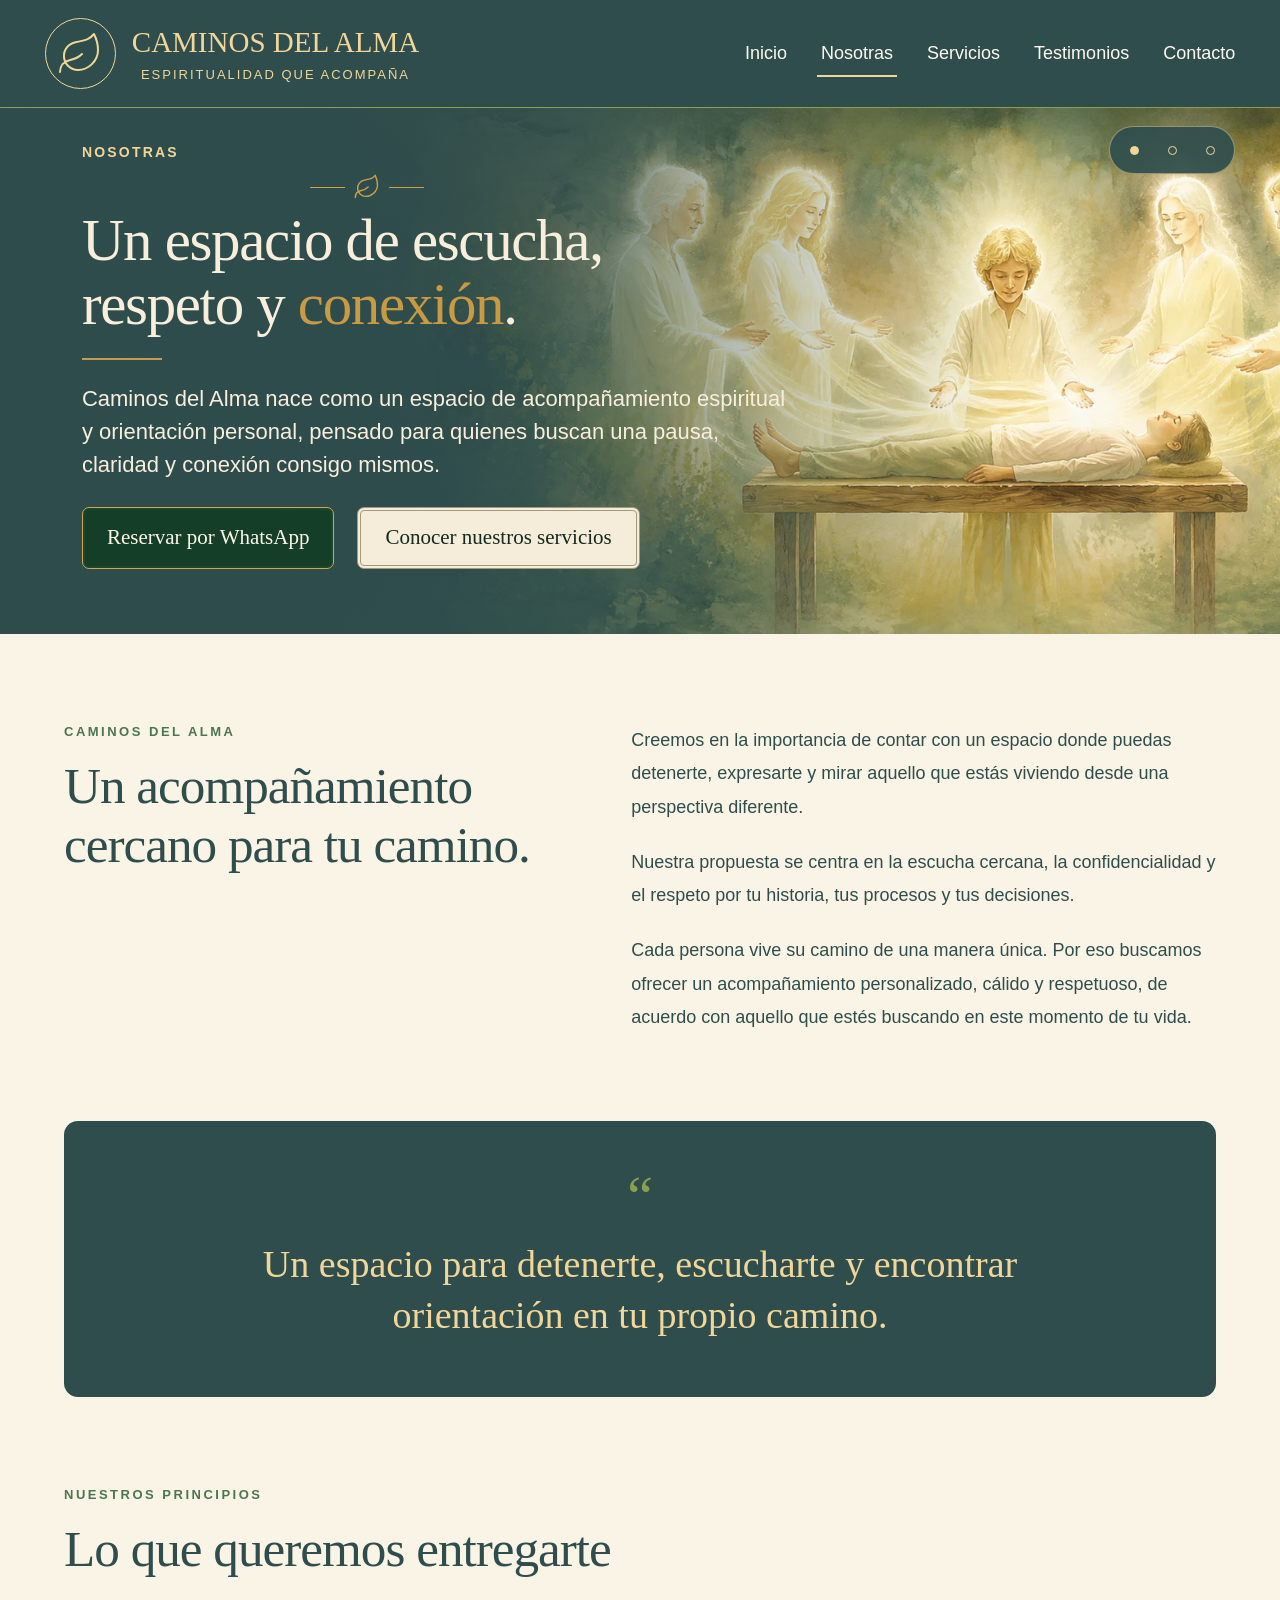
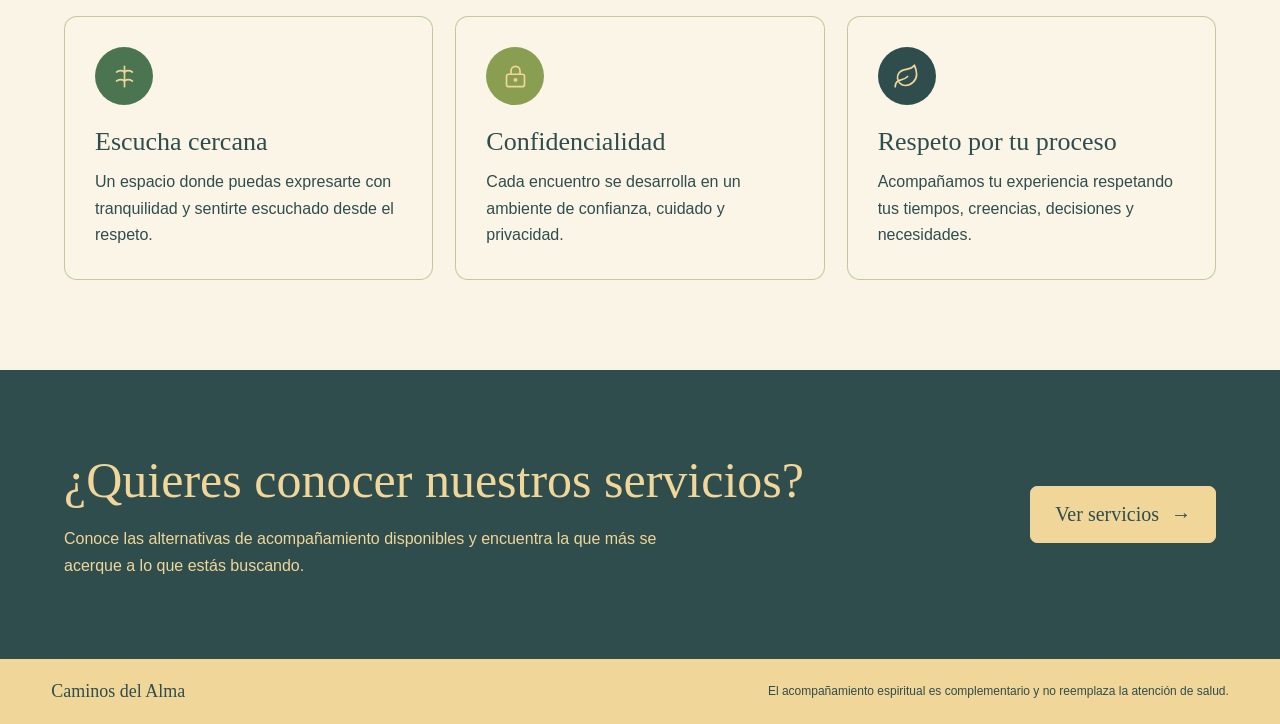
<file: nosotras.html>
<!DOCTYPE html>
<html lang="es">
<head>
  <meta charset="UTF-8">
  <meta name="viewport" content="width=device-width, initial-scale=1">

  <title>Nosotras | Caminos del Alma</title>
  <meta name="description" content="Conoce Caminos del Alma, un espacio de acompañamiento espiritual, escucha, respeto y conexión.">

  <style>
    :root {
      --crema: #f0d699;
      --oliva: #899e51;
      --verde: #4b7550;
      --petroleo: #2f4d4d;
      --crema-claro: #faf4e6;
      --blanco: #fffaf0;
      --borde: #899e5180;
    }

    * {
      box-sizing: border-box;
    }

    html {
      scroll-behavior: smooth;
    }

    body {
      margin: 0;
      background: var(--crema);
      color: var(--petroleo);
      font-family: Arial, Helvetica, sans-serif;
    }

    a {
      color: inherit;
      text-decoration: none;
    }

    button {
      font: inherit;
    }

    header {
      min-height: 106px;
      background: var(--petroleo);
      color: var(--blanco);
      border-bottom: 1px solid var(--oliva);
      display: flex;
      align-items: center;
      justify-content: space-between;
      padding: 18px 3.5%;
      gap: 30px;
    }

    .brand {
      display: flex;
      align-items: center;
      gap: 16px;
      color: var(--crema);
      font: 29px Georgia, serif;
      white-space: nowrap;
    }

    .brand small {
      display: block;
      font: 13px Arial, sans-serif;
      letter-spacing: 2px;
      margin-top: 8px;
      text-align: center;
    }

    .brand-symbol {
      width: 71px;
      height: 71px;
      border: 1.5px solid var(--crema);
      border-radius: 50%;
      display: grid;
      place-items: center;
    }

    .brand-symbol svg {
      width: 48px;
      height: 48px;
    }

    nav {
      display: flex;
      align-items: center;
      gap: 34px;
    }

    nav a {
      font-size: 18px;
      padding: 13px 0;
      position: relative;
    }

    nav a:hover {
      color: var(--crema);
    }

    nav a.active::after {
      content: "";
      position: absolute;
      bottom: 0;
      left: -4px;
      right: -4px;
      height: 2px;
      background: var(--crema);
    }

    .booking {
      display: inline-flex;
      align-items: center;
      justify-content: center;
      gap: 12px;
      border-radius: 7px;
      padding: 16px 24px;
      font: 20px Georgia, serif;
      transition: transform .2s, filter .2s;
    }

    .booking:hover {
      transform: translateY(-2px);
      filter: brightness(1.06);
    }

    .gold {
      background: var(--crema);
      color: var(--petroleo);
      border: 1px solid var(--crema);
    }

    .mobile-toggle {
      display: none;
      background: transparent;
      color: var(--crema);
      border: 0;
      cursor: pointer;
    }

    .hero-page {
      position: relative;
      min-height: 410px;
      display: flex;
      align-items: center;
      overflow: hidden;
      background: var(--petroleo);
    }

    .hero-page::before {
      content: "";
      position: absolute;
      inset: 0;
      background:
        radial-gradient(circle at 78% 35%, rgba(137,158,81,.32), transparent 25%),
        radial-gradient(circle at 88% 80%, rgba(75,117,80,.35), transparent 30%);
    }

    .hero-page-content {
      position: relative;
      width: min(1200px, 90%);
      margin: 0 auto;
      padding: 75px 0;
    }

    .eyebrow {
      color: var(--crema);
      font-size: 13px;
      letter-spacing: 3px;
      font-weight: 700;
      margin: 0 0 20px;
    }

    .hero-page h1 {
      max-width: 780px;
      margin: 0;
      color: var(--crema);
      font: clamp(48px, 5.5vw, 78px)/1.08 Georgia, serif;
      font-weight: 400;
      letter-spacing: -1.5px;
    }

    .hero-page p {
      max-width: 680px;
      margin: 25px 0 0;
      color: var(--blanco);
      font-size: 19px;
      line-height: 1.7;
    }

    .content {
      background: var(--crema-claro);
    }

    .section {
      width: min(1200px, 90%);
      margin: 0 auto;
      padding: 90px 0;
    }

    .intro-grid {
      display: grid;
      grid-template-columns: 1fr 1.2fr;
      gap: 80px;
      align-items: start;
    }

    .section-label {
      margin: 0 0 18px;
      color: var(--verde);
      font-size: 13px;
      font-weight: 700;
      letter-spacing: 2.5px;
    }

    .section h2 {
      margin: 0;
      color: var(--petroleo);
      font: clamp(36px, 4vw, 56px)/1.15 Georgia, serif;
      font-weight: 400;
      letter-spacing: -1px;
    }

    .copy p {
      margin: 0 0 22px;
      color: var(--petroleo);
      font-size: 18px;
      line-height: 1.85;
    }

    .quote {
      margin-top: 65px;
      padding: 55px 8%;
      background: var(--petroleo);
      color: var(--crema);
      border-radius: 14px;
      text-align: center;
    }

    .quote-mark {
      font: 58px Georgia, serif;
      line-height: .7;
      color: var(--oliva);
    }

    .quote p {
      max-width: 850px;
      margin: 22px auto 0;
      font: clamp(25px, 3vw, 38px)/1.35 Georgia, serif;
    }

    .values {
      padding-top: 0;
    }

    .values-grid {
      display: grid;
      grid-template-columns: repeat(3, 1fr);
      gap: 22px;
      margin-top: 38px;
    }

    .value-card {
      min-height: 230px;
      padding: 30px;
      border: 1px solid var(--borde);
      border-radius: 13px;
      background: #fffaf024;
    }

    .value-icon {
      width: 58px;
      height: 58px;
      margin-bottom: 22px;
      border-radius: 50%;
      background: var(--verde);
      color: var(--crema);
      display: grid;
      place-items: center;
    }

    .value-card:nth-child(2) .value-icon {
      background: var(--oliva);
    }

    .value-card:nth-child(3) .value-icon {
      background: var(--petroleo);
    }

    .value-card h3 {
      margin: 0 0 12px;
      font: 26px Georgia, serif;
      font-weight: 400;
    }

    .value-card p {
      margin: 0;
      font-size: 16px;
      line-height: 1.65;
    }

    .cta {
      background: var(--petroleo);
      color: var(--crema);
    }

    .cta-inner {
      width: min(1200px, 90%);
      margin: 0 auto;
      padding: 80px 0;
      display: flex;
      justify-content: space-between;
      align-items: center;
      gap: 40px;
    }

    .cta h2 {
      margin: 0;
      font: clamp(32px, 4vw, 50px)/1.2 Georgia, serif;
      font-weight: 400;
    }

    .cta p {
      margin: 15px 0 0;
      max-width: 650px;
      line-height: 1.7;
    }

    footer {
      padding: 22px 4%;
      background: var(--crema);
      display: flex;
      justify-content: space-between;
      align-items: center;
      gap: 25px;
      color: var(--petroleo);
      font-size: 12px;
    }

    footer span {
      font: 18px Georgia, serif;
    }

    footer p {
      margin: 0;
    }

    @media (max-width: 900px) {
      header {
        flex-wrap: wrap;
        min-height: 90px;
        padding: 15px 5%;
      }

      .brand {
        font-size: 22px;
      }

      .brand-symbol {
        width: 55px;
        height: 55px;
      }

      .brand small {
        font-size: 10px;
      }

      .mobile-toggle {
        display: block;
        margin-left: auto;
      }

      header > .booking {
        display: none;
      }

      nav {
        display: none;
        width: 100%;
        flex-wrap: wrap;
        justify-content: center;
        gap: 22px;
      }

      nav.open {
        display: flex;
      }

      .intro-grid,
      .values-grid {
        grid-template-columns: 1fr;
        gap: 30px;
      }

      .cta-inner {
        flex-direction: column;
        align-items: flex-start;
      }
    }

    @media (max-width: 540px) {
      .brand {
        font-size: 19px;
        gap: 9px;
      }

      .brand-symbol {
        width: 48px;
        height: 48px;
      }

      .brand-symbol svg {
        width: 33px;
        height: 33px;
      }

      .brand small {
        font-size: 8px;
        letter-spacing: 1.3px;
      }

      .hero-page-content,
      .section,
      .cta-inner {
        width: 90%;
      }

      .hero-page-content {
        padding: 60px 0;
      }

      .hero-page h1 {
        font-size: 44px;
      }

      .hero-page p {
        font-size: 17px;
      }

      .section {
        padding: 60px 0;
      }

      .quote {
        margin-top: 45px;
        padding: 40px 22px;
      }

      .value-card {
        min-height: auto;
      }

      .cta-inner {
        padding: 60px 0;
      }

      .cta .booking {
        width: 100%;
      }

      footer {
        flex-direction: column;
        align-items: flex-start;
      }
    }
  </style>

  <link rel="stylesheet" href="hero-compartido.css">
</head>

<body>
  <header>
    <a class="brand" href="index.html" aria-label="Caminos del Alma, inicio">
      <span class="brand-symbol">
        <svg xmlns="http://www.w3.org/2000/svg" viewBox="0 0 24 24" fill="none" stroke="currentColor" stroke-width="1" stroke-linecap="round" stroke-linejoin="round" aria-hidden="true">
          <path d="M11 20A7 7 0 0 1 9.8 6.1C15.5 5 17 4.48 19 2c1 2 2 4.18 2 8 0 5.5-4.78 10-10 10Z"></path>
          <path d="M2 21c0-3 1.85-5.36 5.08-6C9.5 14.52 12 13 13 12"></path>
        </svg>
      </span>

      <span>
        CAMINOS DEL ALMA
        <small>ESPIRITUALIDAD QUE ACOMPAÑA</small>
      </span>
    </a>

    <button class="mobile-toggle" aria-label="Abrir menú" aria-expanded="false">
      <svg xmlns="http://www.w3.org/2000/svg" width="26" height="26" viewBox="0 0 24 24" fill="none" stroke="currentColor" stroke-width="2" stroke-linecap="round" stroke-linejoin="round" aria-hidden="true">
        <path d="M4 5h16"></path>
        <path d="M4 12h16"></path>
        <path d="M4 19h16"></path>
      </svg>
    </button>

    <nav aria-label="Navegación principal">
      <a href="index.html">Inicio</a>
      <a class="active" href="nosotras.html">Nosotras</a>
      <a href="servicios.html">Servicios</a>
      <a href="testimonios.html">Testimonios</a>
      <a href="contacto.html">Contacto</a>
    </nav>

  </header>

  <main>
    <section class="shared-hero" data-shared-hero aria-labelledby="nosotras-title">
      <div class="shared-hero__images" id="nosotras-hero-images" aria-hidden="true">
        <img class="shared-hero__photo is-active" src="assets/hero.webp" alt="" fetchpriority="high">
        <img class="shared-hero__photo" src="assets/hero1.webp" alt="" decoding="async">
        <img class="shared-hero__photo" src="assets/hero2.webp" alt="" decoding="async">
      </div>

      <div class="shared-hero__shade"></div>

      <div class="shared-hero__content">
        <p class="shared-hero__eyebrow">NOSOTRAS</p>

        <div class="shared-hero__flourish" aria-hidden="true">
          <span></span>
          <svg width="28" height="28" viewBox="0 0 24 24" fill="none" stroke="currentColor" stroke-width="1.2" stroke-linecap="round" stroke-linejoin="round">
            <path d="M11 20A7 7 0 0 1 9.8 6.1C15.5 5 17 4.48 19 2c1 2 2 4.18 2 8 0 5.5-4.78 10-10 10Z"></path>
            <path d="M2 21c0-3 1.85-5.36 5.08-6C9.5 14.52 12 13 13 12"></path>
          </svg>
          <span></span>
        </div>

        <h1 id="nosotras-title">Un espacio de escucha,<br>respeto y <em>conexión</em>.</h1>

        <div class="shared-hero__rule"></div>

        <p class="shared-hero__text">
          Caminos del Alma nace como un espacio de acompañamiento espiritual y orientación personal,
          pensado para quienes buscan una pausa, claridad y conexión consigo mismos.
        </p>

        <div class="shared-hero__actions">
          <a class="shared-hero__button shared-hero__button--whatsapp" href="https://wa.me/56997459180?text=Hola%2C%20quisiera%20reservar%20una%20sesi%C3%B3n%20en%20Caminos%20del%20Alma." target="_blank" rel="noopener noreferrer">
            Reservar por WhatsApp
          </a>
          <a class="shared-hero__button shared-hero__button--cream" href="servicios.html">Conocer nuestros servicios</a>
        </div>
      </div>

      <div class="shared-hero__controls" role="group" aria-label="Imágenes de portada" hidden>
        <button class="shared-hero__dot" type="button" aria-label="Mostrar imagen 1 de 3" aria-controls="nosotras-hero-images" aria-pressed="true"><span aria-hidden="true"></span></button>
        <button class="shared-hero__dot" type="button" aria-label="Mostrar imagen 2 de 3" aria-controls="nosotras-hero-images" aria-pressed="false"><span aria-hidden="true"></span></button>
        <button class="shared-hero__dot" type="button" aria-label="Mostrar imagen 3 de 3" aria-controls="nosotras-hero-images" aria-pressed="false"><span aria-hidden="true"></span></button>
      </div>
    </section>

    <div class="content">
      <section class="section">
        <div class="intro-grid">
          <div>
            <p class="section-label">CAMINOS DEL ALMA</p>

            <h2>Un acompañamiento cercano para tu camino.</h2>
          </div>

          <div class="copy">
            <p>
              Creemos en la importancia de contar con un espacio donde puedas detenerte,
              expresarte y mirar aquello que estás viviendo desde una perspectiva diferente.
            </p>

            <p>
              Nuestra propuesta se centra en la escucha cercana, la confidencialidad y el respeto
              por tu historia, tus procesos y tus decisiones.
            </p>

            <p>
              Cada persona vive su camino de una manera única. Por eso buscamos ofrecer un
              acompañamiento personalizado, cálido y respetuoso, de acuerdo con aquello que estés
              buscando en este momento de tu vida.
            </p>
          </div>
        </div>

        <div class="quote">
          <div class="quote-mark">“</div>

          <p>
            Un espacio para detenerte, escucharte y encontrar orientación en tu propio camino.
          </p>
        </div>
      </section>

      <section class="section values">
        <p class="section-label">NUESTROS PRINCIPIOS</p>

        <h2>Lo que queremos entregarte</h2>

        <div class="values-grid">
          <article class="value-card">
            <div class="value-icon" aria-hidden="true">
              <svg xmlns="http://www.w3.org/2000/svg" width="27" height="27" viewBox="0 0 24 24" fill="none" stroke="currentColor" stroke-width="1.5" stroke-linecap="round" stroke-linejoin="round">
                <path d="M12 3v18"></path>
                <path d="M5 8c2.5-1.5 5-1.5 7 0"></path>
                <path d="M12 8c2-1.5 4.5-1.5 7 0"></path>
                <path d="M5 16c2.5-1.5 5-1.5 7 0"></path>
                <path d="M12 16c2-1.5 4.5-1.5 7 0"></path>
              </svg>
            </div>

            <h3>Escucha cercana</h3>

            <p>
              Un espacio donde puedas expresarte con tranquilidad y sentirte escuchado desde el
              respeto.
            </p>
          </article>

          <article class="value-card">
            <div class="value-icon" aria-hidden="true">
              <svg xmlns="http://www.w3.org/2000/svg" width="27" height="27" viewBox="0 0 24 24" fill="none" stroke="currentColor" stroke-width="1.5" stroke-linecap="round" stroke-linejoin="round">
                <rect x="4" y="10" width="16" height="11" rx="2"></rect>
                <path d="M8 10V7a4 4 0 0 1 8 0v3"></path>
                <circle cx="12" cy="15" r="1"></circle>
              </svg>
            </div>

            <h3>Confidencialidad</h3>

            <p>
              Cada encuentro se desarrolla en un ambiente de confianza, cuidado y privacidad.
            </p>
          </article>

          <article class="value-card">
            <div class="value-icon" aria-hidden="true">
              <svg xmlns="http://www.w3.org/2000/svg" width="27" height="27" viewBox="0 0 24 24" fill="none" stroke="currentColor" stroke-width="1.5" stroke-linecap="round" stroke-linejoin="round">
                <path d="M11 20A7 7 0 0 1 9.8 6.1C15.5 5 17 4.48 19 2c1 2 2 4.18 2 8 0 5.5-4.78 10-10 10Z"></path>
                <path d="M2 21c0-3 1.85-5.36 5.08-6C9.5 14.52 12 13 13 12"></path>
              </svg>
            </div>

            <h3>Respeto por tu proceso</h3>

            <p>
              Acompañamos tu experiencia respetando tus tiempos, creencias, decisiones y necesidades.
            </p>
          </article>
        </div>
      </section>
    </div>

    <section class="cta">
      <div class="cta-inner">
        <div>
          <h2>¿Quieres conocer nuestros servicios?</h2>

          <p>
            Conoce las alternativas de acompañamiento disponibles y encuentra la que más se acerque
            a lo que estás buscando.
          </p>
        </div>

        <a class="booking gold" href="servicios.html">
          Ver servicios
          <span aria-hidden="true">→</span>
        </a>
      </div>
    </section>
  </main>

  <footer>
    <span>Caminos del Alma</span>

    <p>
      El acompañamiento espiritual es complementario y no reemplaza la atención de salud.
    </p>
  </footer>

  <script>
    const toggle = document.querySelector('.mobile-toggle');
    const nav = document.querySelector('nav');

    toggle.addEventListener('click', () => {
      const open = nav.classList.toggle('open');

      toggle.setAttribute('aria-expanded', String(open));
      toggle.setAttribute('aria-label', open ? 'Cerrar menú' : 'Abrir menú');
    });
  </script>
  <script src="hero-compartido.js"></script>
</body>
</html>
</file>
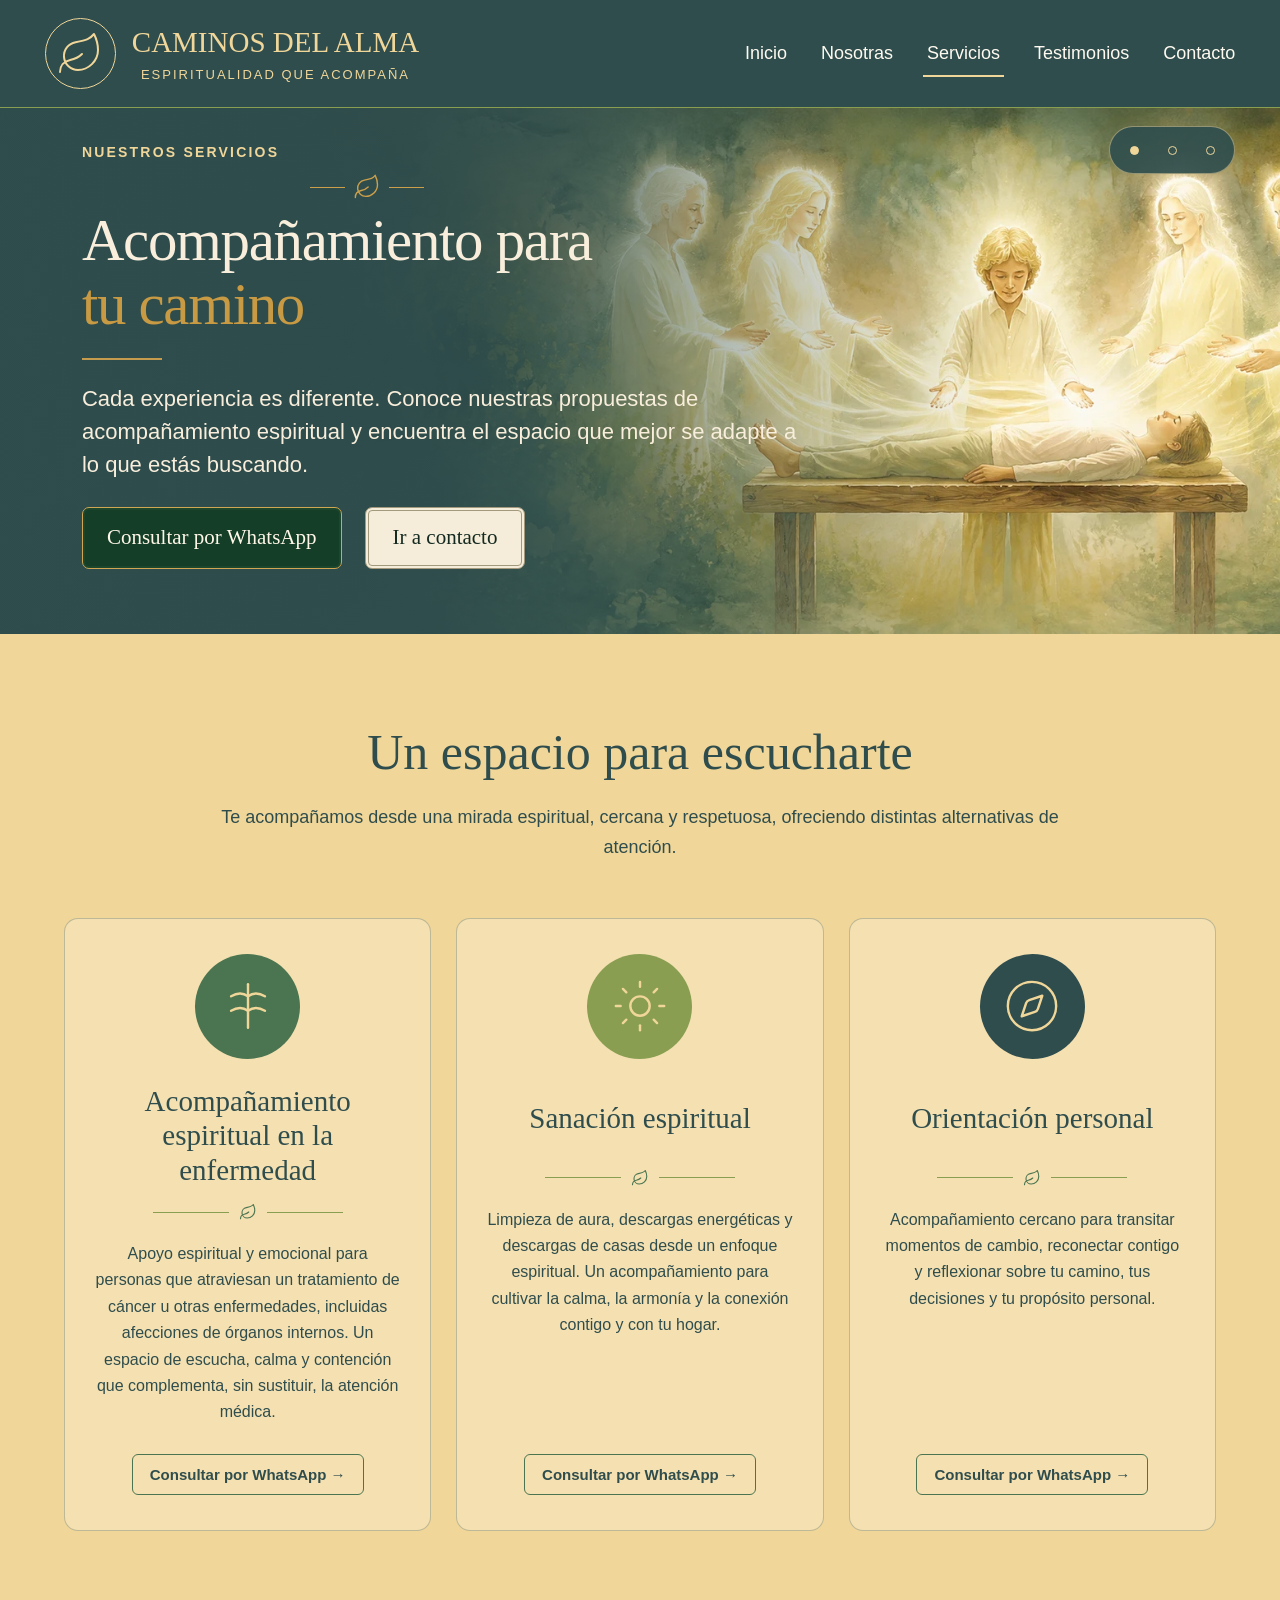
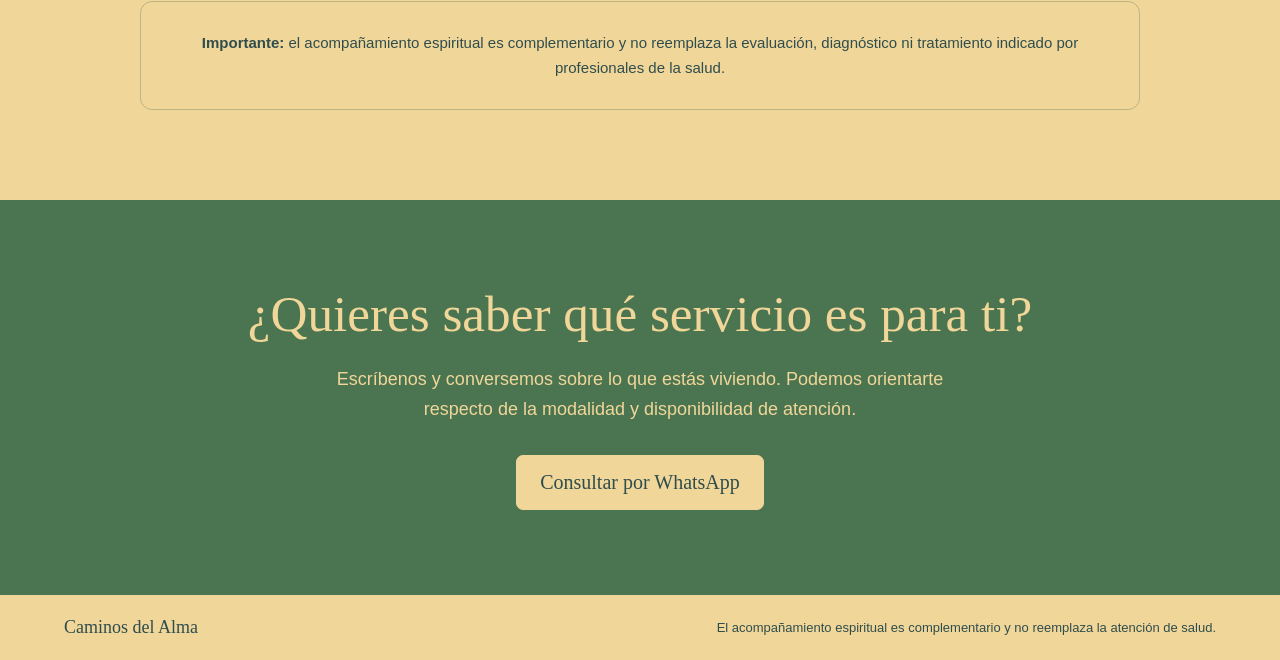
<file: servicios.html>
<!DOCTYPE html>
<html lang="es">
<head>
  <meta charset="UTF-8">
  <meta name="viewport" content="width=device-width, initial-scale=1">

  <title>Servicios | Caminos del Alma</title>

  <meta
    name="description"
    content="Conoce los servicios de Caminos del Alma: acompañamiento espiritual en la enfermedad, sanación espiritual y orientación personal."
  >

  <style>
    :root {
      --crema: #f0d699;
      --oliva: #899e51;
      --verde: #4b7550;
      --petroleo: #2f4d4d;
      --blanco: #fffaf0;
    }

    * {
      box-sizing: border-box;
    }

    html {
      scroll-behavior: smooth;
    }

    body {
      margin: 0;
      background: var(--crema);
      color: var(--petroleo);
      font-family: Arial, Helvetica, sans-serif;
    }

    a {
      color: inherit;
      text-decoration: none;
    }

    button {
      font: inherit;
      cursor: pointer;
    }

    header {
      min-height: 106px;
      padding: 18px 3.5%;
      background: var(--petroleo);
      color: var(--crema);
      border-bottom: 1px solid var(--oliva);

      display: flex;
      align-items: center;
      justify-content: space-between;
      gap: 30px;
    }

    .brand {
      display: flex;
      align-items: center;
      gap: 16px;

      font: 29px Georgia, serif;
      white-space: nowrap;
    }

    .brand small {
      display: block;
      margin-top: 8px;

      font: 13px Arial, sans-serif;
      letter-spacing: 2px;
      text-align: center;
    }

    .brand-symbol {
      width: 71px;
      height: 71px;

      border: 1.5px solid var(--crema);
      border-radius: 50%;

      display: grid;
      place-items: center;
    }

    .brand-symbol svg {
      width: 48px;
      height: 48px;
    }

    nav {
      display: flex;
      align-items: center;
      gap: 34px;
    }

    nav a {
      position: relative;
      padding: 13px 0;

      color: var(--blanco);
      font-size: 18px;
    }

    nav a:hover {
      color: var(--crema);
    }

    nav a.active::after {
      content: "";

      position: absolute;
      left: -4px;
      right: -4px;
      bottom: 0;

      height: 2px;
      background: var(--crema);
    }

    .booking {
      display: inline-flex;
      align-items: center;
      justify-content: center;
      gap: 12px;

      padding: 15px 23px;
      border-radius: 7px;

      font: 20px Georgia, serif;
    }

    .gold {
      background: var(--crema);
      color: var(--petroleo);
      border: 1px solid var(--crema);
    }

    .gold:hover {
      filter: brightness(1.06);
    }

    .mobile-toggle {
      display: none;
      background: none;
      border: 0;
      color: var(--crema);
    }

    .page-hero {
      padding: 105px 6% 90px;
      text-align: center;

      background:
        linear-gradient(
          rgba(47, 77, 77, .94),
          rgba(47, 77, 77, .94)
        ),
        var(--petroleo);

      color: var(--crema);
    }

    .eyebrow {
      margin: 0 0 20px;

      font-size: 13px;
      font-weight: 700;
      letter-spacing: 3px;
    }

    .page-hero h1 {
      max-width: 900px;
      margin: 0 auto 25px;

      font: clamp(44px, 5vw, 70px)/1.12 Georgia, serif;
      font-weight: 400;
    }

    .page-hero h1 em {
      color: var(--oliva);
      font-style: normal;
    }

    .page-hero p {
      max-width: 720px;
      margin: 0 auto;

      font-size: 19px;
      line-height: 1.7;
      color: var(--blanco);
    }

    .services-section {
      padding: 90px 5%;
      background: var(--crema);
    }

    .section-heading {
      max-width: 850px;
      margin: 0 auto 55px;
      text-align: center;
    }

    .section-heading h2 {
      margin: 0 0 20px;

      font: clamp(34px, 4vw, 50px)/1.15 Georgia, serif;
      font-weight: 400;
    }

    .section-heading p {
      margin: 0;

      font-size: 18px;
      line-height: 1.7;
    }

    .service-list {
      width: min(1180px, 100%);
      margin: 0 auto;

      display: grid;
      grid-template-columns: repeat(3, minmax(0, 1fr));
      gap: 25px;
      align-items: stretch;
    }

    .service-card {
      min-height: 390px;
      padding: 35px 30px;

      border: 1px solid rgba(47, 77, 77, .28);
      border-radius: 14px;

      background: rgba(255, 250, 240, .28);

      display: flex;
      flex-direction: column;
      align-items: center;
      text-align: center;

      transition:
        transform .2s ease,
        background .2s ease;
    }

    .service-card:hover {
      transform: translateY(-5px);
      background: rgba(255, 250, 240, .48);
    }

    .service-icon {
      width: 105px;
      height: 105px;
      margin-bottom: 25px;

      border-radius: 50%;

      display: grid;
      place-items: center;

      background: var(--verde);
      color: var(--crema);
    }

    .service-card:nth-child(2) .service-icon {
      background: var(--oliva);
    }

    .service-card:nth-child(3) .service-icon {
      background: var(--petroleo);
    }

    .service-icon svg {
      width: 58px;
      height: 58px;
    }

    .service-card h3 {
      min-height: 70px;
      margin: 0;

      display: flex;
      align-items: center;
      justify-content: center;

      font: 29px/1.2 Georgia, serif;
      font-weight: 400;
    }

    .divider {
      width: 190px;
      margin: 15px auto 20px;

      display: flex;
      align-items: center;
      gap: 10px;

      color: var(--verde);
    }

    .divider i {
      height: 1px;
      flex: 1;
      background: var(--oliva);
    }

    .divider svg {
      width: 18px;
      height: 18px;
    }

    .service-card p {
      margin: 0;

      font-size: 16px;
      line-height: 1.65;
    }

    .service-action {
      margin-top: auto;
      padding-top: 28px;
    }

    .service-action a {
      display: inline-flex;
      align-items: center;
      gap: 8px;

      padding: 11px 17px;
      border: 1px solid var(--verde);
      border-radius: 6px;

      color: var(--petroleo);
      font-size: 15px;
      font-weight: 600;
    }

    .service-action a:hover {
      background: var(--verde);
      color: var(--crema);
    }

    .notice {
      width: min(1000px, 100%);
      margin: 70px auto 0;
      padding: 28px 35px;

      border: 1px solid rgba(47, 77, 77, .25);
      border-radius: 12px;

      text-align: center;
    }

    .notice p {
      margin: 0;

      font-size: 15px;
      line-height: 1.7;
    }

    .cta {
      padding: 85px 5%;
      background: var(--verde);
      color: var(--crema);
      text-align: center;
    }

    .cta h2 {
      margin: 0 0 20px;

      font: clamp(34px, 4vw, 52px)/1.15 Georgia, serif;
      font-weight: 400;
    }

    .cta p {
      max-width: 650px;
      margin: 0 auto 30px;

      font-size: 18px;
      line-height: 1.7;
    }

    footer {
      padding: 22px 5%;

      display: flex;
      align-items: center;
      justify-content: space-between;
      gap: 25px;

      background: var(--crema);
      color: var(--petroleo);
      font-size: 13px;
    }

    footer span {
      font: 18px Georgia, serif;
    }

    footer p {
      margin: 0;
    }

    @media (max-width: 1250px) {
      .brand {
        font-size: 22px;
      }

      .brand-symbol {
        width: 55px;
        height: 55px;
      }

      .brand-symbol svg {
        width: 38px;
        height: 38px;
      }

      .brand small {
        font-size: 10px;
      }

      nav {
        gap: 22px;
      }

      nav a {
        font-size: 16px;
      }

      header > .booking {
        font-size: 17px;
        padding: 12px 16px;
      }
    }

    @media (max-width: 900px) {
      header {
        flex-wrap: wrap;
      }

      .mobile-toggle {
        display: block;
        margin-left: auto;
      }

      header > .booking {
        display: none;
      }

      nav {
        display: none;
        width: 100%;

        flex-wrap: wrap;
        justify-content: center;
      }

      nav.open {
        display: flex;
      }

      .service-list {
        grid-template-columns: 1fr;
        max-width: 650px;
      }

      .service-card {
        min-height: 0;
      }

      footer {
        flex-direction: column;
        align-items: flex-start;
      }
    }

    @media (max-width: 540px) {
      .brand {
        font-size: 19px;
      }

      .brand-symbol {
        width: 48px;
        height: 48px;
      }

      .brand-symbol svg {
        width: 32px;
        height: 32px;
      }

      .brand small {
        font-size: 8px;
        letter-spacing: 1.3px;
      }

      .page-hero {
        padding: 75px 7% 65px;
      }

      .page-hero h1 {
        font-size: 42px;
      }

      .page-hero p {
        font-size: 17px;
      }

      .services-section {
        padding: 60px 5%;
      }

      .service-card {
        padding: 30px 22px;
      }

      .service-card h3 {
        min-height: auto;
        font-size: 27px;
      }

      .cta {
        padding: 65px 6%;
      }
    }
  </style>

  <link rel="stylesheet" href="hero-compartido.css">
</head>

<body>

  <header>

    <a class="brand" href="index.html" aria-label="Caminos del Alma, inicio">

      <span class="brand-symbol">

        <svg
          xmlns="http://www.w3.org/2000/svg"
          viewBox="0 0 24 24"
          fill="none"
          stroke="currentColor"
          stroke-width="1"
          stroke-linecap="round"
          stroke-linejoin="round"
        >
          <path d="M11 20A7 7 0 0 1 9.8 6.1C15.5 5 17 4.48 19 2c1 2 2 4.18 2 8 0 5.5-4.78 10-10 10Z"></path>
          <path d="M2 21c0-3 1.85-5.36 5.08-6C9.5 14.52 12 13 13 12"></path>
        </svg>

      </span>

      <span>
        CAMINOS DEL ALMA
        <small>ESPIRITUALIDAD QUE ACOMPAÑA</small>
      </span>

    </a>


    <button
      class="mobile-toggle"
      aria-label="Abrir menú"
      aria-expanded="false"
    >
      ☰
    </button>


    <nav aria-label="Navegación principal">

      <a href="index.html">Inicio</a>

      <a href="nosotras.html">Nosotras</a>

      <a class="active" href="servicios.html">Servicios</a>

      <a href="testimonios.html">Testimonios</a>

      <a href="contacto.html">Contacto</a>

    </nav>


  </header>


  <main>

    <section class="shared-hero" data-shared-hero aria-labelledby="servicios-title">
      <div class="shared-hero__images" id="servicios-hero-images" aria-hidden="true">
        <img class="shared-hero__photo is-active" src="assets/hero.webp" alt="" fetchpriority="high">
        <img class="shared-hero__photo" src="assets/hero1.webp" alt="" decoding="async">
        <img class="shared-hero__photo" src="assets/hero2.webp" alt="" decoding="async">
      </div>

      <div class="shared-hero__shade"></div>

      <div class="shared-hero__content">
        <p class="shared-hero__eyebrow">NUESTROS SERVICIOS</p>

        <div class="shared-hero__flourish" aria-hidden="true">
          <span></span>
          <svg width="28" height="28" viewBox="0 0 24 24" fill="none" stroke="currentColor" stroke-width="1.2" stroke-linecap="round" stroke-linejoin="round">
            <path d="M11 20A7 7 0 0 1 9.8 6.1C15.5 5 17 4.48 19 2c1 2 2 4.18 2 8 0 5.5-4.78 10-10 10Z"></path>
            <path d="M2 21c0-3 1.85-5.36 5.08-6C9.5 14.52 12 13 13 12"></path>
          </svg>
          <span></span>
        </div>

        <h1 id="servicios-title">Acompañamiento para<br><em>tu camino</em></h1>

        <div class="shared-hero__rule"></div>

        <p class="shared-hero__text">
          Cada experiencia es diferente. Conoce nuestras propuestas de acompañamiento espiritual
          y encuentra el espacio que mejor se adapte a lo que estás buscando.
        </p>

        <div class="shared-hero__actions">
          <a class="shared-hero__button shared-hero__button--whatsapp" href="https://wa.me/56997459180?text=Hola%2C%20quisiera%20consultar%20por%20los%20servicios%20de%20Caminos%20del%20Alma." target="_blank" rel="noopener noreferrer">
            Consultar por WhatsApp
          </a>
          <a class="shared-hero__button shared-hero__button--cream" href="contacto.html">Ir a contacto</a>
        </div>
      </div>

      <div class="shared-hero__controls" role="group" aria-label="Imágenes de portada" hidden>
        <button class="shared-hero__dot" type="button" aria-label="Mostrar imagen 1 de 3" aria-controls="servicios-hero-images" aria-pressed="true"><span aria-hidden="true"></span></button>
        <button class="shared-hero__dot" type="button" aria-label="Mostrar imagen 2 de 3" aria-controls="servicios-hero-images" aria-pressed="false"><span aria-hidden="true"></span></button>
        <button class="shared-hero__dot" type="button" aria-label="Mostrar imagen 3 de 3" aria-controls="servicios-hero-images" aria-pressed="false"><span aria-hidden="true"></span></button>
      </div>
    </section>


    <section class="services-section">

      <div class="section-heading">

        <h2>
          Un espacio para escucharte
        </h2>

        <p>
          Te acompañamos desde una mirada espiritual, cercana y respetuosa,
          ofreciendo distintas alternativas de atención.
        </p>

      </div>


      <div class="service-list">


        <!-- SERVICIO 1 -->

        <article class="service-card">

          <div class="service-icon">

            <svg
              xmlns="http://www.w3.org/2000/svg"
              viewBox="0 0 24 24"
              fill="none"
              stroke="currentColor"
              stroke-width="1"
              stroke-linecap="round"
              stroke-linejoin="round"
            >
              <path d="M12 3v18"></path>
              <path d="M5 8c2.5-1.5 5-1.5 7 0"></path>
              <path d="M12 8c2-1.5 4.5-1.5 7 0"></path>
              <path d="M5 14c2.5-1.5 5-1.5 7 0"></path>
              <path d="M12 14c2-1.5 4.5-1.5 7 0"></path>
            </svg>

          </div>


          <h3>
            Acompañamiento espiritual en la enfermedad
          </h3>


          <div class="divider" aria-hidden="true">

            <i></i>

            <svg
              xmlns="http://www.w3.org/2000/svg"
              viewBox="0 0 24 24"
              fill="none"
              stroke="currentColor"
              stroke-width="1.5"
              stroke-linecap="round"
              stroke-linejoin="round"
            >
              <path d="M11 20A7 7 0 0 1 9.8 6.1C15.5 5 17 4.48 19 2c1 2 2 4.18 2 8 0 5.5-4.78 10-10 10Z"></path>
              <path d="M2 21c0-3 1.85-5.36 5.08-6C9.5 14.52 12 13 13 12"></path>
            </svg>

            <i></i>

          </div>


          <p>
            Apoyo espiritual y emocional para personas que atraviesan un
            tratamiento de cáncer u otras enfermedades, incluidas afecciones
            de órganos internos. Un espacio de escucha, calma y contención
            que complementa, sin sustituir, la atención médica.
          </p>


          <div class="service-action">

            <a
              href="https://wa.me/56997459180?text=Hola%2C%20quisiera%20consultar%20por%20el%20servicio%20de%20acompa%C3%B1amiento%20espiritual%20en%20la%20enfermedad."
              target="_blank"
              rel="noopener noreferrer"
            >
              Consultar por WhatsApp →
            </a>

          </div>

        </article>


        <!-- SERVICIO 2 -->

        <article class="service-card">

          <div class="service-icon">

            <svg
              xmlns="http://www.w3.org/2000/svg"
              viewBox="0 0 24 24"
              fill="none"
              stroke="currentColor"
              stroke-width="1"
              stroke-linecap="round"
              stroke-linejoin="round"
            >
              <circle cx="12" cy="12" r="4"></circle>
              <path d="M12 2v2"></path>
              <path d="M12 20v2"></path>
              <path d="m4.93 4.93 1.41 1.41"></path>
              <path d="m17.66 17.66 1.41 1.41"></path>
              <path d="M2 12h2"></path>
              <path d="M20 12h2"></path>
              <path d="m6.34 17.66-1.41 1.41"></path>
              <path d="m19.07 4.93-1.41 1.41"></path>
            </svg>

          </div>


          <h3>
            Sanación espiritual
          </h3>


          <div class="divider" aria-hidden="true">

            <i></i>

            <svg
              xmlns="http://www.w3.org/2000/svg"
              viewBox="0 0 24 24"
              fill="none"
              stroke="currentColor"
              stroke-width="1.5"
              stroke-linecap="round"
              stroke-linejoin="round"
            >
              <path d="M11 20A7 7 0 0 1 9.8 6.1C15.5 5 17 4.48 19 2c1 2 2 4.18 2 8 0 5.5-4.78 10-10 10Z"></path>
              <path d="M2 21c0-3 1.85-5.36 5.08-6C9.5 14.52 12 13 13 12"></path>
            </svg>

            <i></i>

          </div>


          <p>
            Limpieza de aura, descargas energéticas y descargas de casas
            desde un enfoque espiritual. Un acompañamiento para cultivar
            la calma, la armonía y la conexión contigo y con tu hogar.
          </p>


          <div class="service-action">

            <a
              href="https://wa.me/56997459180?text=Hola%2C%20quisiera%20consultar%20por%20el%20servicio%20de%20sanaci%C3%B3n%20espiritual."
              target="_blank"
              rel="noopener noreferrer"
            >
              Consultar por WhatsApp →
            </a>

          </div>

        </article>


        <!-- SERVICIO 3 -->

        <article class="service-card">

          <div class="service-icon">

            <svg
              xmlns="http://www.w3.org/2000/svg"
              viewBox="0 0 24 24"
              fill="none"
              stroke="currentColor"
              stroke-width="1"
              stroke-linecap="round"
              stroke-linejoin="round"
            >
              <circle cx="12" cy="12" r="10"></circle>
              <path d="m16.24 7.76-1.804 5.411a2 2 0 0 1-1.265 1.265L7.76 16.24l1.804-5.411a2 2 0 0 1 1.265-1.265z"></path>
            </svg>

          </div>


          <h3>
            Orientación personal
          </h3>


          <div class="divider" aria-hidden="true">

            <i></i>

            <svg
              xmlns="http://www.w3.org/2000/svg"
              viewBox="0 0 24 24"
              fill="none"
              stroke="currentColor"
              stroke-width="1.5"
              stroke-linecap="round"
              stroke-linejoin="round"
            >
              <path d="M11 20A7 7 0 0 1 9.8 6.1C15.5 5 17 4.48 19 2c1 2 2 4.18 2 8 0 5.5-4.78 10-10 10Z"></path>
              <path d="M2 21c0-3 1.85-5.36 5.08-6C9.5 14.52 12 13 13 12"></path>
            </svg>

            <i></i>

          </div>


          <p>
            Acompañamiento cercano para transitar momentos de cambio,
            reconectar contigo y reflexionar sobre tu camino, tus decisiones
            y tu propósito personal.
          </p>


          <div class="service-action">

            <a
              href="https://wa.me/56997459180?text=Hola%2C%20quisiera%20consultar%20por%20el%20servicio%20de%20orientaci%C3%B3n%20personal."
              target="_blank"
              rel="noopener noreferrer"
            >
              Consultar por WhatsApp →
            </a>

          </div>

        </article>

      </div>


      <div class="notice">

        <p>
          <strong>Importante:</strong> el acompañamiento espiritual es
          complementario y no reemplaza la evaluación, diagnóstico ni
          tratamiento indicado por profesionales de la salud.
        </p>

      </div>

    </section>


    <section class="cta">

      <h2>
        ¿Quieres saber qué servicio es para ti?
      </h2>

      <p>
        Escríbenos y conversemos sobre lo que estás viviendo. Podemos
        orientarte respecto de la modalidad y disponibilidad de atención.
      </p>

      <a
        class="booking gold"
        href="https://wa.me/56997459180?text=Hola%2C%20quisiera%20orientaci%C3%B3n%20para%20saber%20qu%C3%A9%20servicio%20podr%C3%ADa%20ser%20adecuado%20para%20m%C3%AD."
        target="_blank"
        rel="noopener noreferrer"
      >
        Consultar por WhatsApp
      </a>

    </section>

  </main>


  <footer>

    <span>
      Caminos del Alma
    </span>

    <p>
      El acompañamiento espiritual es complementario y no reemplaza la atención de salud.
    </p>

  </footer>


  <script>
    const toggle = document.querySelector(".mobile-toggle");
    const nav = document.querySelector("nav");

    toggle.addEventListener("click", () => {
      const open = nav.classList.toggle("open");

      toggle.setAttribute(
        "aria-expanded",
        String(open)
      );

      toggle.setAttribute(
        "aria-label",
        open ? "Cerrar menú" : "Abrir menú"
      );
    });
  </script>

  <script src="hero-compartido.js"></script>
</body>
</html>
</file>
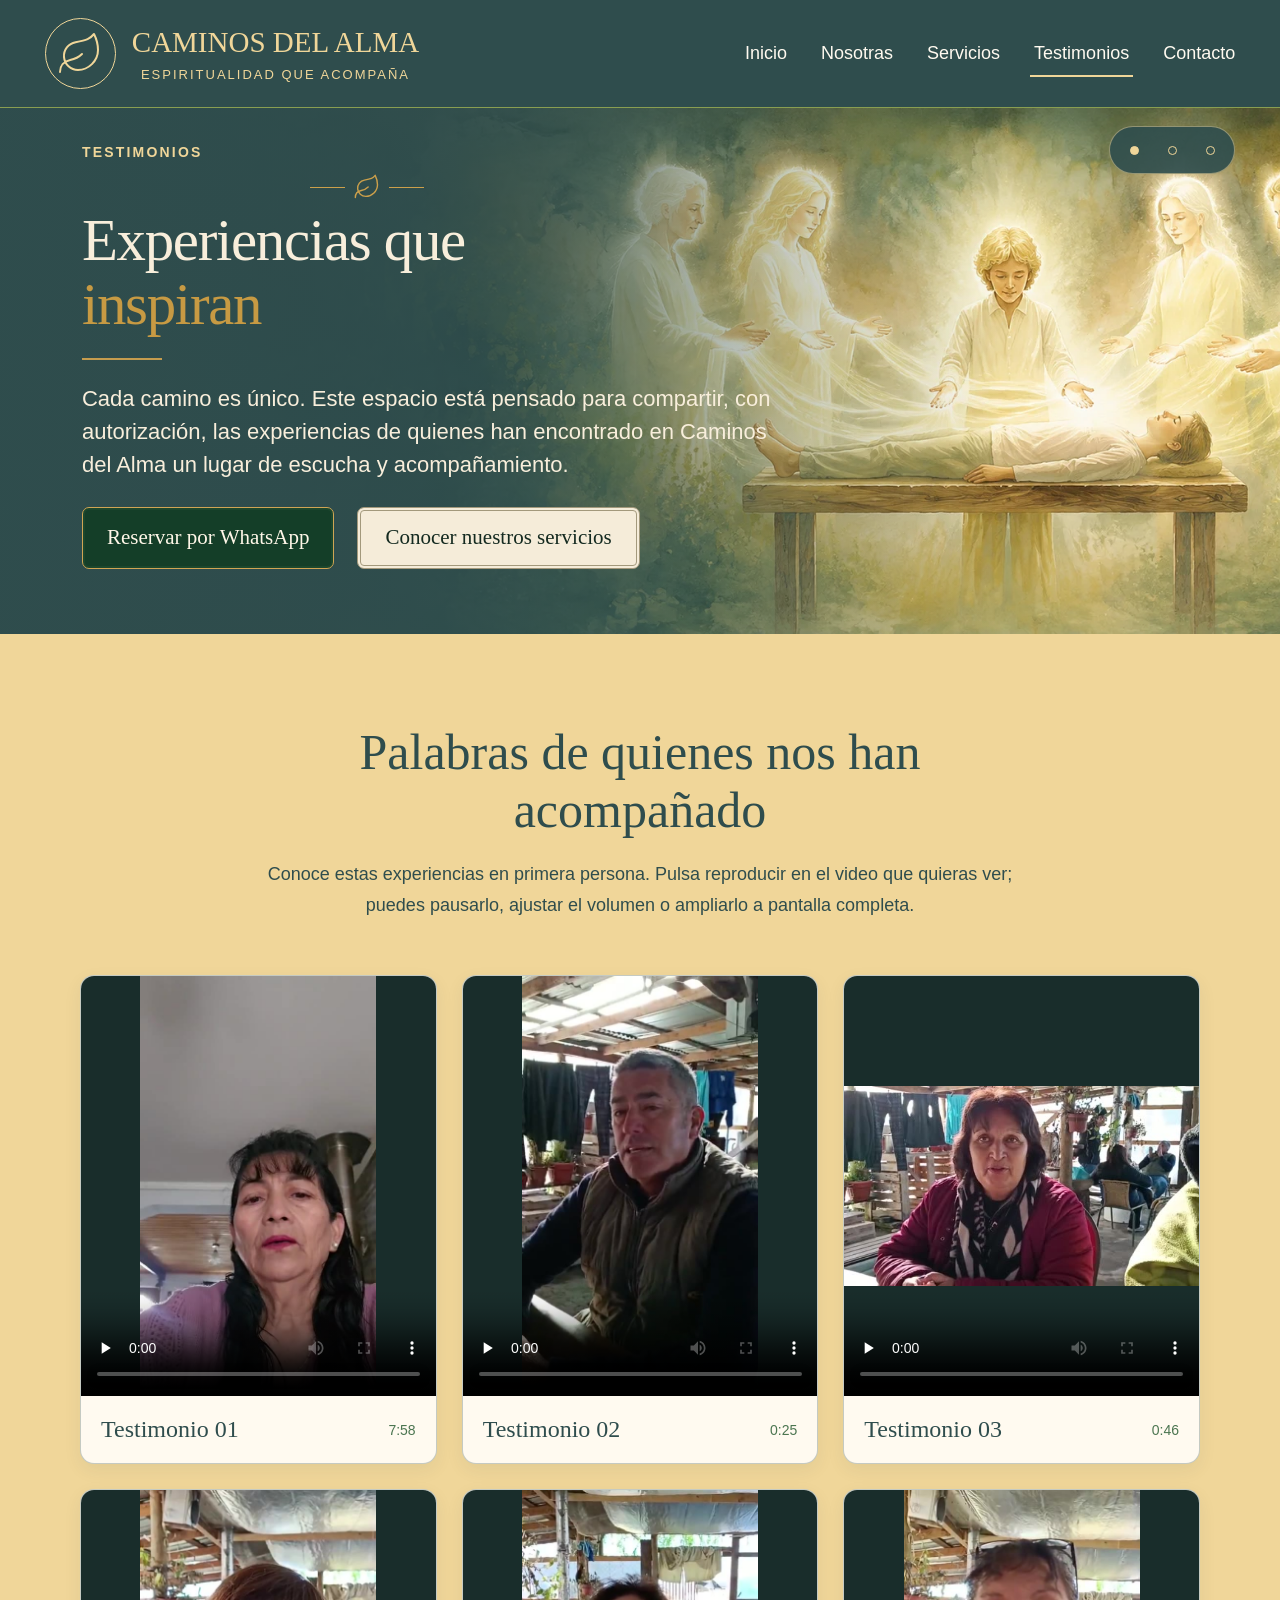
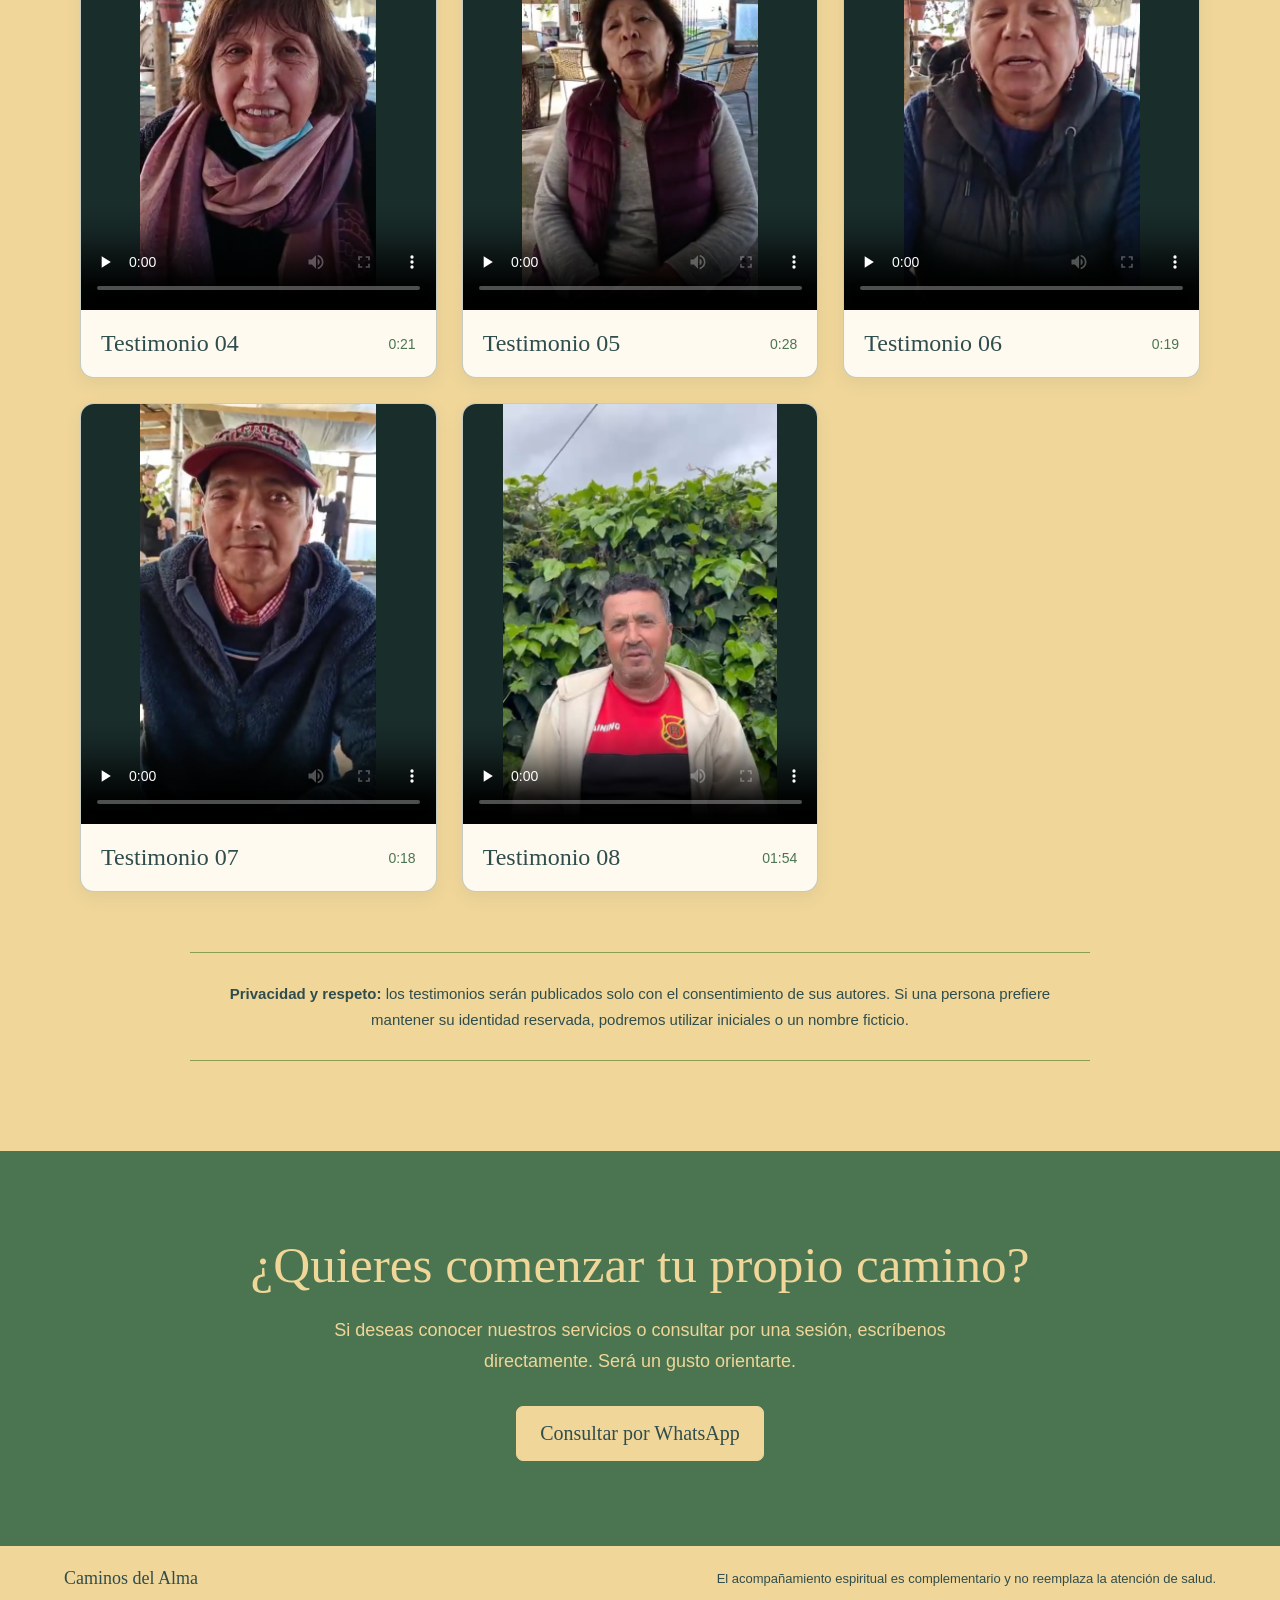
<file: testimonios.html>
<!DOCTYPE html>
<html lang="es">
<head>
  <meta charset="UTF-8">
  <meta name="viewport" content="width=device-width, initial-scale=1">

  <title>Testimonios | Caminos del Alma</title>

  <meta
    name="description"
    content="Conoce las experiencias de quienes han encontrado en Caminos del Alma un espacio de escucha, acompañamiento y conexión."
  >

  <style>
    :root {
      --crema: #f0d699;
      --oliva: #899e51;
      --verde: #4b7550;
      --petroleo: #2f4d4d;
      --blanco: #fffaf0;
    }

    * {
      box-sizing: border-box;
    }

    html {
      scroll-behavior: smooth;
    }

    body {
      margin: 0;
      background: var(--crema);
      color: var(--petroleo);
      font-family: Arial, Helvetica, sans-serif;
    }

    a {
      color: inherit;
      text-decoration: none;
    }

    header {
      min-height: 106px;
      padding: 18px 3.5%;
      background: var(--petroleo);
      color: var(--crema);
      border-bottom: 1px solid var(--oliva);

      display: flex;
      align-items: center;
      justify-content: space-between;
      gap: 30px;
    }

    .brand {
      display: flex;
      align-items: center;
      gap: 16px;
      font: 29px Georgia, serif;
      white-space: nowrap;
    }

    .brand small {
      display: block;
      margin-top: 8px;
      font: 13px Arial, sans-serif;
      letter-spacing: 2px;
      text-align: center;
    }

    .brand-symbol {
      width: 71px;
      height: 71px;
      border: 1.5px solid var(--crema);
      border-radius: 50%;
      display: grid;
      place-items: center;
    }

    .brand-symbol svg {
      width: 48px;
      height: 48px;
    }

    nav {
      display: flex;
      align-items: center;
      gap: 34px;
    }

    nav a {
      position: relative;
      padding: 13px 0;
      color: var(--blanco);
      font-size: 18px;
    }

    nav a:hover {
      color: var(--crema);
    }

    nav a.active::after {
      content: "";
      position: absolute;
      left: -4px;
      right: -4px;
      bottom: 0;
      height: 2px;
      background: var(--crema);
    }

    .booking {
      display: inline-flex;
      align-items: center;
      justify-content: center;
      gap: 12px;
      padding: 15px 23px;
      border-radius: 7px;
      font: 20px Georgia, serif;
    }

    .gold {
      background: var(--crema);
      color: var(--petroleo);
      border: 1px solid var(--crema);
    }

    .mobile-toggle {
      display: none;
      background: none;
      border: 0;
      color: var(--crema);
      font-size: 24px;
    }

    .page-hero {
      padding: 105px 6% 90px;
      text-align: center;
      background: var(--petroleo);
      color: var(--crema);
    }

    .eyebrow {
      margin: 0 0 20px;
      font-size: 13px;
      font-weight: 700;
      letter-spacing: 3px;
    }

    .page-hero h1 {
      max-width: 900px;
      margin: 0 auto 25px;
      font: clamp(44px, 5vw, 70px)/1.12 Georgia, serif;
      font-weight: 400;
    }

    .page-hero h1 em {
      color: var(--oliva);
      font-style: normal;
    }

    .page-hero p {
      max-width: 720px;
      margin: 0 auto;
      font-size: 19px;
      line-height: 1.7;
      color: var(--blanco);
    }

    .testimonials {
      padding: 90px 5%;
      background: var(--crema);
    }

    .intro {
      max-width: 800px;
      margin: 0 auto 55px;
      text-align: center;
    }

    .intro h2 {
      margin: 0 0 20px;
      font: clamp(34px, 4vw, 50px)/1.15 Georgia, serif;
      font-weight: 400;
    }

    .intro p {
      margin: 0;
      font-size: 18px;
      line-height: 1.7;
    }

    .testimonial-grid {
      width: min(1120px, 100%);
      margin: 0 auto;

      display: grid;
      grid-template-columns: repeat(3, minmax(0, 1fr));
      gap: 25px;
    }

    .testimonial-card {
      min-height: 330px;
      padding: 35px 30px;

      border: 1px solid rgba(47, 77, 77, .28);
      border-radius: 14px;

      background: rgba(255, 250, 240, .3);

      display: flex;
      flex-direction: column;
      align-items: center;
      text-align: center;
    }

    .quote-mark {
      width: 58px;
      height: 58px;
      margin-bottom: 22px;

      border-radius: 50%;
      background: var(--verde);
      color: var(--crema);

      display: grid;
      place-items: center;

      font: 42px Georgia, serif;
      line-height: 1;
    }

    .testimonial-card:nth-child(2) .quote-mark {
      background: var(--oliva);
    }

    .testimonial-card:nth-child(3) .quote-mark {
      background: var(--petroleo);
    }

    .testimonial-card blockquote {
      flex: 1;
      margin: 0;

      font: 19px/1.65 Georgia, serif;
      color: var(--petroleo);
    }

    .testimonial-card cite {
      margin-top: 25px;
      font-style: normal;
      font-size: 14px;
      font-weight: 700;
      letter-spacing: 1px;
      color: var(--verde);
    }

    .privacy-note {
      width: min(900px, 100%);
      margin: 60px auto 0;
      padding: 28px 35px;

      border-top: 1px solid var(--oliva);
      border-bottom: 1px solid var(--oliva);

      text-align: center;
    }

    .privacy-note p {
      margin: 0;
      font-size: 15px;
      line-height: 1.7;
    }

    .cta {
      padding: 85px 5%;
      background: var(--verde);
      color: var(--crema);
      text-align: center;
    }

    .cta h2 {
      margin: 0 0 20px;
      font: clamp(34px, 4vw, 52px)/1.15 Georgia, serif;
      font-weight: 400;
    }

    .cta p {
      max-width: 650px;
      margin: 0 auto 30px;
      font-size: 18px;
      line-height: 1.7;
    }

    footer {
      padding: 22px 5%;
      display: flex;
      align-items: center;
      justify-content: space-between;
      gap: 25px;
      background: var(--crema);
      color: var(--petroleo);
      font-size: 13px;
    }

    footer span {
      font: 18px Georgia, serif;
    }

    footer p {
      margin: 0;
    }

    @media (max-width: 1250px) {
      .brand {
        font-size: 22px;
      }

      .brand-symbol {
        width: 55px;
        height: 55px;
      }

      .brand-symbol svg {
        width: 38px;
        height: 38px;
      }

      .brand small {
        font-size: 10px;
      }

      nav {
        gap: 22px;
      }

      nav a {
        font-size: 16px;
      }

      header > .booking {
        font-size: 17px;
        padding: 12px 16px;
      }
    }

    @media (max-width: 900px) {
      header {
        flex-wrap: wrap;
      }

      .mobile-toggle {
        display: block;
        margin-left: auto;
      }

      header > .booking {
        display: none;
      }

      nav {
        display: none;
        width: 100%;
        flex-wrap: wrap;
        justify-content: center;
      }

      nav.open {
        display: flex;
      }

      .testimonial-grid {
        grid-template-columns: 1fr;
        max-width: 650px;
      }

      .testimonial-card {
        min-height: 0;
      }

      footer {
        flex-direction: column;
        align-items: flex-start;
      }
    }

    @media (max-width: 540px) {
      .brand {
        font-size: 19px;
      }

      .brand-symbol {
        width: 48px;
        height: 48px;
      }

      .brand-symbol svg {
        width: 32px;
        height: 32px;
      }

      .brand small {
        font-size: 8px;
        letter-spacing: 1.3px;
      }

      .page-hero {
        padding: 75px 7% 65px;
      }

      .page-hero h1 {
        font-size: 42px;
      }

      .page-hero p {
        font-size: 17px;
      }

      .testimonials {
        padding: 60px 5%;
      }

      .testimonial-card {
        padding: 30px 22px;
      }

      .testimonial-card blockquote {
        font-size: 18px;
      }

      .cta {
        padding: 65px 6%;
      }
    }

    .video-card {min-width:0;overflow:hidden;border:1px solid rgba(47,77,77,.28);border-radius:14px;background:var(--blanco);box-shadow:0 6px 18px #2f4d4d12;}
    .video-card video {display:block;width:100%;height:420px;object-fit:contain;background:#192d2b;}
    .video-caption {display:flex;align-items:center;justify-content:space-between;gap:16px;padding:20px;}
    .video-caption h3 {margin:0;font:24px Georgia,serif;}
    .video-caption span {font-size:14px;color:var(--verde);}
    .video-card:focus-within {outline:3px solid var(--verde);outline-offset:3px;}
    @media (min-width:601px) and (max-width:900px) {.video-grid {grid-template-columns:repeat(2,minmax(0,1fr));max-width:760px;}}
    @media (max-width:600px) {.video-grid {max-width:400px;}.video-card video {height:auto;aspect-ratio:9/16;max-height:65vh;}}
  </style>

  <link rel="stylesheet" href="hero-compartido.css">
</head>

<body>

  <header>

    <a class="brand" href="index.html" aria-label="Caminos del Alma, inicio">

      <span class="brand-symbol">

        <svg
          xmlns="http://www.w3.org/2000/svg"
          viewBox="0 0 24 24"
          fill="none"
          stroke="currentColor"
          stroke-width="1"
          stroke-linecap="round"
          stroke-linejoin="round"
        >
          <path d="M11 20A7 7 0 0 1 9.8 6.1C15.5 5 17 4.48 19 2c1 2 2 4.18 2 8 0 5.5-4.78 10-10 10Z"></path>
          <path d="M2 21c0-3 1.85-5.36 5.08-6C9.5 14.52 12 13 13 12"></path>
        </svg>

      </span>

      <span>
        CAMINOS DEL ALMA
        <small>ESPIRITUALIDAD QUE ACOMPAÑA</small>
      </span>

    </a>


    <button
      class="mobile-toggle"
      aria-label="Abrir menú"
      aria-expanded="false"
    >
      ☰
    </button>


    <nav aria-label="Navegación principal">

      <a href="index.html">Inicio</a>

      <a href="nosotras.html">Nosotras</a>

      <a href="servicios.html">Servicios</a>

      <a class="active" href="testimonios.html">Testimonios</a>

      <a href="contacto.html">Contacto</a>

    </nav>


  </header>


  <main>

    <section class="shared-hero" data-shared-hero aria-labelledby="testimonios-title">
      <div class="shared-hero__images" id="testimonios-hero-images" aria-hidden="true">
        <img class="shared-hero__photo is-active" src="assets/hero.webp" alt="" fetchpriority="high">
        <img class="shared-hero__photo" src="assets/hero1.webp" alt="" decoding="async">
        <img class="shared-hero__photo" src="assets/hero2.webp" alt="" decoding="async">
      </div>

      <div class="shared-hero__shade"></div>

      <div class="shared-hero__content">
        <p class="shared-hero__eyebrow">TESTIMONIOS</p>

        <div class="shared-hero__flourish" aria-hidden="true">
          <span></span>
          <svg width="28" height="28" viewBox="0 0 24 24" fill="none" stroke="currentColor" stroke-width="1.2" stroke-linecap="round" stroke-linejoin="round">
            <path d="M11 20A7 7 0 0 1 9.8 6.1C15.5 5 17 4.48 19 2c1 2 2 4.18 2 8 0 5.5-4.78 10-10 10Z"></path>
            <path d="M2 21c0-3 1.85-5.36 5.08-6C9.5 14.52 12 13 13 12"></path>
          </svg>
          <span></span>
        </div>

        <h1 id="testimonios-title">Experiencias que<br><em>inspiran</em></h1>

        <div class="shared-hero__rule"></div>

        <p class="shared-hero__text">
          Cada camino es único. Este espacio está pensado para compartir, con autorización,
          las experiencias de quienes han encontrado en Caminos del Alma un lugar de escucha y acompañamiento.
        </p>

        <div class="shared-hero__actions">
          <a class="shared-hero__button shared-hero__button--whatsapp" href="https://wa.me/56997459180?text=Hola%2C%20quisiera%20reservar%20una%20sesi%C3%B3n%20en%20Caminos%20del%20Alma." target="_blank" rel="noopener noreferrer">
            Reservar por WhatsApp
          </a>
          <a class="shared-hero__button shared-hero__button--cream" href="servicios.html">Conocer nuestros servicios</a>
        </div>
      </div>

      <div class="shared-hero__controls" role="group" aria-label="Imágenes de portada" hidden>
        <button class="shared-hero__dot" type="button" aria-label="Mostrar imagen 1 de 3" aria-controls="testimonios-hero-images" aria-pressed="true"><span aria-hidden="true"></span></button>
        <button class="shared-hero__dot" type="button" aria-label="Mostrar imagen 2 de 3" aria-controls="testimonios-hero-images" aria-pressed="false"><span aria-hidden="true"></span></button>
        <button class="shared-hero__dot" type="button" aria-label="Mostrar imagen 3 de 3" aria-controls="testimonios-hero-images" aria-pressed="false"><span aria-hidden="true"></span></button>
      </div>
    </section>


    <section class="testimonials">

      <div class="intro">

        <h2>
          Palabras de quienes nos han acompañado
        </h2>

        <p>
          Conoce estas experiencias en primera persona. Pulsa reproducir en el video que quieras ver; puedes pausarlo, ajustar el volumen o ampliarlo a pantalla completa.
        </p>

      </div>


      <div class="testimonial-grid video-grid">
<article class="video-card">
 <video controls playsinline preload="none" poster="assets/videos/testimonio-01.jpg" aria-label="Testimonio 1">
 <source src="assets/videos/testimonio-01.mp4" type="video/mp4">
 Tu navegador no puede reproducir este video. <a href="assets/videos/testimonio-01.mp4">Abrir video</a>
 </video>
 <div class="video-caption"><h3>Testimonio 01</h3><span>7:58</span></div>
 </article>
<article class="video-card">
 <video controls playsinline preload="none" poster="assets/videos/testimonio-02.jpg" aria-label="Testimonio 2">
 <source src="assets/videos/testimonio-02.mp4" type="video/mp4">
 Tu navegador no puede reproducir este video. <a href="assets/videos/testimonio-02.mp4">Abrir video</a>
 </video>
 <div class="video-caption"><h3>Testimonio 02</h3><span>0:25</span></div>
 </article>
<article class="video-card">
 <video controls playsinline preload="none" poster="assets/videos/testimonio-03.jpg" aria-label="Testimonio 3">
 <source src="assets/videos/testimonio-03.mp4" type="video/mp4">
 Tu navegador no puede reproducir este video. <a href="assets/videos/testimonio-03.mp4">Abrir video</a>
 </video>
 <div class="video-caption"><h3>Testimonio 03</h3><span>0:46</span></div>
 </article>
<article class="video-card">
 <video controls playsinline preload="none" poster="assets/videos/testimonio-04.jpg" aria-label="Testimonio 4">
 <source src="assets/videos/testimonio-04.mp4" type="video/mp4">
 Tu navegador no puede reproducir este video. <a href="assets/videos/testimonio-04.mp4">Abrir video</a>
 </video>
 <div class="video-caption"><h3>Testimonio 04</h3><span>0:21</span></div>
 </article>
<article class="video-card">
 <video controls playsinline preload="none" poster="assets/videos/testimonio-05.jpg" aria-label="Testimonio 5">
 <source src="assets/videos/testimonio-05.mp4" type="video/mp4">
 Tu navegador no puede reproducir este video. <a href="assets/videos/testimonio-05.mp4">Abrir video</a>
 </video>
 <div class="video-caption"><h3>Testimonio 05</h3><span>0:28</span></div>
 </article>
<article class="video-card">
 <video controls playsinline preload="none" poster="assets/videos/testimonio-06.jpg" aria-label="Testimonio 6">
 <source src="assets/videos/testimonio-06.mp4" type="video/mp4">
 Tu navegador no puede reproducir este video. <a href="assets/videos/testimonio-06.mp4">Abrir video</a>
 </video>
 <div class="video-caption"><h3>Testimonio 06</h3><span>0:19</span></div>
 </article>
<article class="video-card">
 <video controls playsinline preload="none" poster="assets/videos/testimonio-07.jpg" aria-label="Testimonio 7">
 <source src="assets/videos/testimonio-07.mp4" type="video/mp4">
 Tu navegador no puede reproducir este video. <a href="assets/videos/testimonio-07.mp4">Abrir video</a>
 </video>
 <div class="video-caption"><h3>Testimonio 07</h3><span>0:18</span></div>
 </article>
 <article class="video-card">
 <video controls playsinline preload="none" poster="assets/videos/testimonio-08.jpg" aria-label="Testimonio 8">
 <source src="assets/videos/testimonio-08.mp4" type="video/mp4">
 Tu navegador no puede reproducir este video. <a href="assets/videos/testimonio-08.mp4">Abrir video</a>
 </video>
 <div class="video-caption"><h3>Testimonio 08</h3><span>01:54</span></div>
 </article>
</div>

      <div class="privacy-note">

        <p>
          <strong>Privacidad y respeto:</strong>
          los testimonios serán publicados solo con el consentimiento
          de sus autores. Si una persona prefiere mantener su identidad
          reservada, podremos utilizar iniciales o un nombre ficticio.
        </p>

      </div>

    </section>


    <section class="cta">

      <h2>
        ¿Quieres comenzar tu propio camino?
      </h2>

      <p>
        Si deseas conocer nuestros servicios o consultar por una sesión,
        escríbenos directamente. Será un gusto orientarte.
      </p>

      <a
        class="booking gold"
        href="https://wa.me/56997459180?text=Hola%2C%20quisiera%20consultar%20por%20una%20sesi%C3%B3n%20en%20Caminos%20del%20Alma."
        target="_blank"
        rel="noopener noreferrer"
      >
        Consultar por WhatsApp
      </a>

    </section>

  </main>


  <footer>

    <span>
      Caminos del Alma
    </span>

    <p>
      El acompañamiento espiritual es complementario y no reemplaza la atención de salud.
    </p>

  </footer>


  <script>
    const toggle = document.querySelector(".mobile-toggle");
    const nav = document.querySelector("nav");

    toggle.addEventListener("click", () => {

      const open = nav.classList.toggle("open");

      toggle.setAttribute(
        "aria-expanded",
        String(open)
      );

      toggle.setAttribute(
        "aria-label",
        open ? "Cerrar menú" : "Abrir menú"
      );

    });
  </script>

  <script>
    const testimonialVideos = [...document.querySelectorAll('.video-card video')];
    testimonialVideos.forEach(video => {
      video.addEventListener('play', () => {
        testimonialVideos.forEach(other => { if (other !== video) other.pause(); });
      });
    });
    document.addEventListener('visibilitychange', () => {
      if (document.hidden) testimonialVideos.forEach(video => video.pause());
    });
  </script>
  <script src="hero-compartido.js"></script>
</body>
</html>
</file>
<file: encuentros.css>
.encuentros {padding:48px 5% 64px;background:#f0d699;color:#2f4d4d;}
.encuentros-inner {max-width:1050px;margin:auto;}
.encuentros-heading {text-align:center;margin-bottom:28px;}
.encuentros-heading h2 {font:clamp(32px,4vw,46px)/1.15 Georgia,serif;margin:0 0 14px;}
.encuentros-heading p {font-size:17px;line-height:1.6;margin:0;}
.encuentros-frame {border:1px solid #899e51;border-radius:18px;overflow:hidden;background:#2f4d4d;box-shadow:0 12px 30px #2f4d4d18;}
.encuentros-stage {position:relative;height:clamp(300px,47vw,540px);}
.encuentros-slide {position:absolute;inset:0;margin:0;opacity:0;visibility:hidden;transition:opacity .7s;}
.encuentros-slide.is-current {opacity:1;visibility:visible;}
.encuentros-photo {display:block;width:100%;height:100%;padding:0;background:transparent;cursor:zoom-in;}
.encuentros-photo img {display:block;width:100%;height:100%;object-fit:contain;}
.encuentros-bar {display:flex;align-items:center;justify-content:space-between;gap:12px;padding:14px 18px;background:#fffaf0;flex-wrap:wrap;}
.encuentros-bar button,.encuentros-modal button {min-width:44px;min-height:44px;border-radius:8px;background:#4b7550;color:#fffaf0;padding:10px 14px;font:16px Arial,sans-serif;}
.encuentros-nav {display:flex;align-items:center;gap:12px;}
.encuentros-counter {font-size:15px;min-width:42px;text-align:center;}
.encuentros-hint {font-size:13px;margin:12px 0 0;text-align:center;}
.encuentros-modal {width:min(1100px,96vw);max-width:96vw;max-height:94vh;padding:12px;background:#203635;color:#fffaf0;border:1px solid #899e51;border-radius:12px;}
.encuentros-modal::backdrop {background:#061412df;}
.encuentros-modal img {display:block;width:100%;height:72vh;object-fit:contain;}
.encuentros-modal-bar {display:flex;justify-content:space-between;align-items:center;gap:10px;margin-bottom:10px;}
@media(max-width:540px){.encuentros{padding:36px 5% 44px;}.encuentros-stage{height:390px;height:min(110vw,470px);}.encuentros-bar{padding:12px;}.encuentros-modal img{height:65vh;}}
@media(prefers-reduced-motion:reduce){.encuentros-slide{transition:none;}}
</file>
<file: hero-compartido.css>
/* Hero compartido por las páginas internas de Caminos del Alma. */

.shared-hero {
  position: relative;
  min-height: 526px;
  overflow: hidden;
  background: #2f4d4d;
  color: #f8eedb;
}

.shared-hero__images,
.shared-hero__shade {
  position: absolute;
  inset: 0;
}

.shared-hero__images {
  pointer-events: none;
}

.shared-hero__photo {
  position: absolute;
  inset: 0;
  width: 100%;
  height: 100%;
  object-fit: cover;
  object-position: center 48%;
  opacity: 0;
  transition: opacity 1s ease;
}

.shared-hero__photo.is-active {
  opacity: 1;
}

.shared-hero__shade {
  background: linear-gradient(
    90deg,
    #2f4d4df5 0%,
    #2f4d4de8 32%,
    #2f4d4d50 59%,
    transparent 78%
  );
}

.shared-hero__content {
  position: relative;
  z-index: 1;
  max-width: 960px;
  padding: 35px 6.4% 32px;
}

.shared-hero__eyebrow {
  margin: 0 0 12px;
  color: #f0d699;
  font: 600 14px/1.3 Arial, Helvetica, sans-serif;
  letter-spacing: 2.2px;
}

.shared-hero__flourish {
  display: flex;
  align-items: center;
  gap: 8px;
  margin: 0 0 8px 228px;
  color: #cca04b;
}

.shared-hero__flourish span {
  width: 35px;
  height: 1px;
  background: #cca04b;
}

.shared-hero h1 {
  margin: 0;
  color: #f8eedb;
  font: 400 clamp(46px, 4.6vw, 73px)/1.08 Georgia, "Times New Roman", serif;
  letter-spacing: -1.3px;
}

.shared-hero h1 em {
  color: #c79a43;
  font-style: normal;
}

.shared-hero__rule {
  width: 80px;
  height: 2px;
  margin: 22px 0;
  background: #c59c4e;
}

.shared-hero__text {
  max-width: 720px;
  margin: 0 0 26px;
  color: #f8eedb;
  font: 22px/1.5 Arial, Helvetica, sans-serif;
}

.shared-hero__actions {
  display: flex;
  flex-wrap: wrap;
  gap: 23px;
}

.shared-hero__button {
  display: inline-flex;
  min-height: 58px;
  align-items: center;
  justify-content: center;
  gap: 13px;
  padding: 13px 24px;
  border-radius: 7px;
  text-decoration: none;
  font: 21px/1.3 Georgia, serif;
  transition: filter .2s, transform .2s;
}

.shared-hero__button:hover {
  filter: brightness(1.1);
  transform: translateY(-2px);
}

.shared-hero__button--whatsapp {
  border: 1.5px solid #d0a554;
  background: #103d23d9;
  box-shadow: inset 0 0 0 2px #1c472d;
  color: #fff7e8;
}

.shared-hero__button--cream {
  border: 4px double #a3997c;
  background: #f5ecd9;
  color: #142a20;
}

.shared-hero__button svg {
  flex: 0 0 auto;
}

.shared-hero__controls {
  position: absolute;
  top: 18px;
  right: 3.5%;
  z-index: 2;
  display: flex;
  align-items: center;
  gap: 2px;
  padding: 3px 6px;
  border: 1px solid #f0d69980;
  border-radius: 30px;
  background: #2f4d4de8;
  color: #f0d699;
}

.shared-hero__controls[hidden] {
  display: none;
}

.shared-hero__dot {
  display: grid;
  width: 36px;
  min-height: 40px;
  place-items: center;
  padding: 0;
  border: 0;
  border-radius: 22px;
  background: transparent;
  color: inherit;
}

.shared-hero__dot:hover {
  background: #f0d6991f;
}

.shared-hero__dot:disabled {
  cursor: default;
  opacity: .35;
}

.shared-hero__dot span {
  width: 9px;
  height: 9px;
  border: 1px solid currentColor;
  border-radius: 50%;
}

.shared-hero__dot[aria-pressed="true"] span {
  background: currentColor;
}

@media (max-width: 900px) {
  .shared-hero {
    min-height: 590px;
  }

  .shared-hero__photo {
    object-position: 63% center;
  }

  .shared-hero__shade {
    background: linear-gradient(90deg, #2f4d4df5, #2f4d4db8 48%, #2f4d4d40);
  }

  .shared-hero__content {
    max-width: 680px;
    padding: 50px 6% 40px;
  }

  .shared-hero__flourish {
    margin-left: 160px;
  }

  .shared-hero h1 {
    font-size: 56px;
  }

  .shared-hero__text {
    font-size: 19px;
  }
}

@media (max-width: 540px) {
  .shared-hero {
    min-height: 650px;
  }

  .shared-hero__photo {
    object-position: 68% center;
  }

  .shared-hero__shade {
    background: linear-gradient(0deg, #2f4d4d 3%, #2f4d4de8 38%, #2f4d4d80 100%);
  }

  .shared-hero__content {
    padding-top: 70px;
  }

  .shared-hero__flourish {
    margin-bottom: 24px;
    margin-left: 90px;
  }

  .shared-hero h1 {
    font-size: 44px;
    line-height: 1.13;
    letter-spacing: -1px;
  }

  .shared-hero__text {
    font-size: 18px;
    line-height: 1.55;
  }

  .shared-hero__actions {
    gap: 12px;
  }

  .shared-hero__button {
    width: 100%;
    padding: 14px 16px;
    font-size: 19px;
  }
}

@media (prefers-reduced-motion: reduce) {
  .shared-hero__photo,
  .shared-hero__button {
    transition: none;
  }
}
</file>
